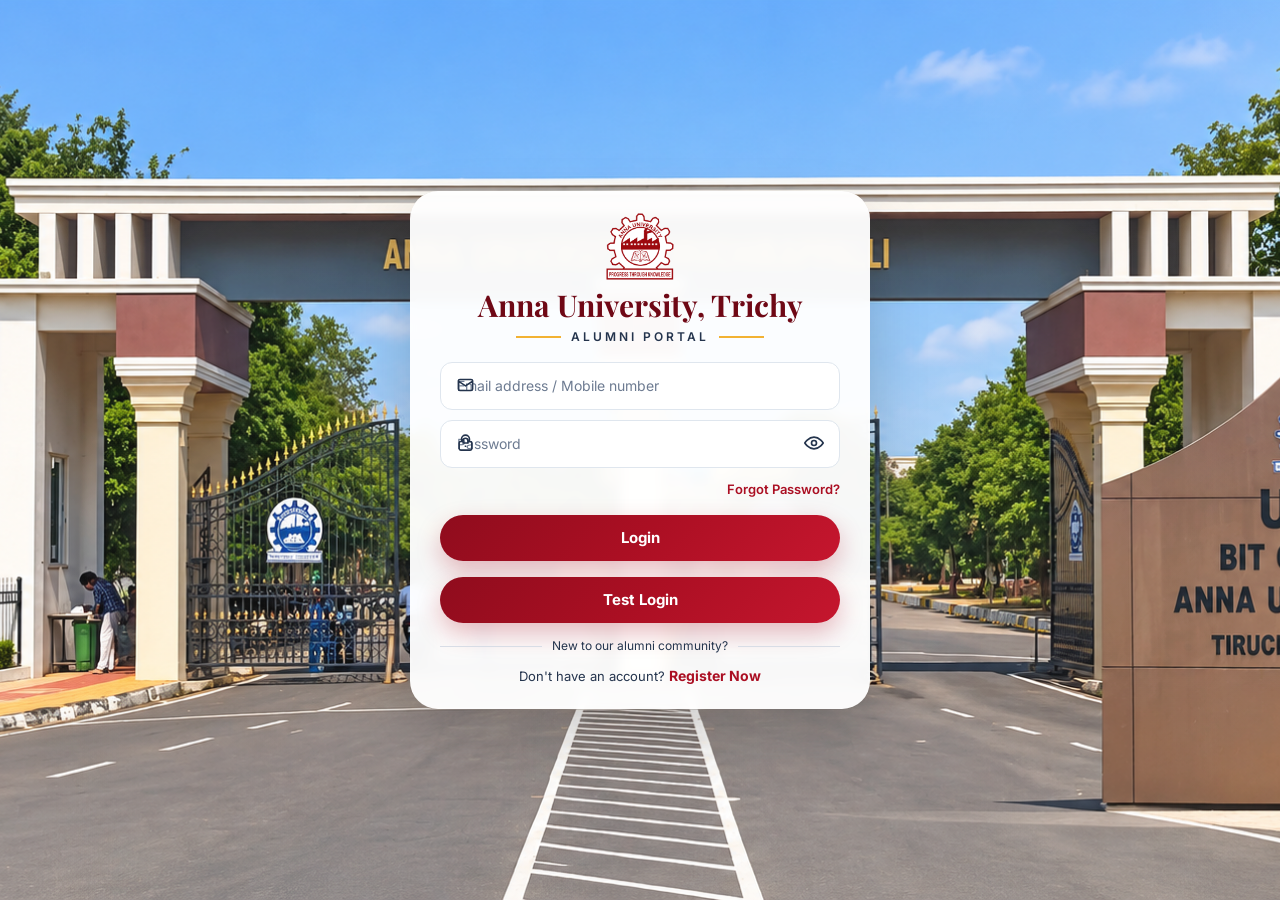
<file: index.html>
<!DOCTYPE html>
<html lang="en">
<head>

    <meta charset="UTF-8">
    <meta name="viewport" content="width=device-width, initial-scale=1.0">

    <title>Login | Anna University, Trichy Alumni Portal</title>

    <link rel="preconnect" href="https://fonts.googleapis.com">

    <link
        href="https://fonts.googleapis.com/css2?family=Playfair+Display:wght@600;700&family=Inter:wght@400;500;600;700&display=swap"
        rel="stylesheet"
    >

    <link rel="stylesheet" href="css/tokens.css">
    <link rel="stylesheet" href="css/auth.css">

</head>

<body>

<main class="auth-page">

    <section class="auth-card login-card">

        <!-- ======================================
             HEADER
        ======================================= -->

        <div class="auth-header">

            <img
                src="assets/logo.png"
                alt="Anna University Logo"
                class="auth-logo"
            >

            <h1 class="auth-title">
                Anna University, Trichy
            </h1>

            <div class="auth-subtitle">
                Alumni Portal
            </div>

        </div>


        <!-- ======================================
             ALERT
             Shown after redirect from registration,
             or on failed login attempt
        ======================================= -->

        <div
            id="loginAlert"
            class="auth-alert"
            role="alert"
            aria-live="polite"
        ></div>


        <!-- ======================================
             LOGIN FORM
        ======================================= -->

        <form
            id="loginForm"
            class="auth-form"
            novalidate
        >

            <!-- EMAIL / MOBILE -->

            <div class="field">

                <svg
                    class="field-icon"
                    xmlns="http://www.w3.org/2000/svg"
                    fill="none"
                    viewBox="0 0 24 24"
                    stroke="currentColor"
                    aria-hidden="true"
                >
                    <path
                        stroke-width="2"
                        d="M3 7l9 6 9-6M5 5h14a2 2 0 012 2v10a2 2 0 01-2 2H5a2 2 0 01-2-2V7a2 2 0 012-2z"
                    />
                </svg>

                <input
                    type="text"
                    id="loginId"
                    name="loginId"
                    placeholder="Email address / Mobile number"
                    autocomplete="username"
                    required
                >

            </div>


            <!-- PASSWORD -->

            <div class="field">

                <svg
                    class="field-icon"
                    xmlns="http://www.w3.org/2000/svg"
                    fill="none"
                    viewBox="0 0 24 24"
                    stroke="currentColor"
                    aria-hidden="true"
                >
                    <path
                        stroke-width="2"
                        d="M12 15v2m-6 4h12a2 2 0 002-2v-7a2 2 0 00-2-2h-1V7a5 5 0 00-10 0v3H6a2 2 0 00-2 2v7a2 2 0 002 2zm3-12a3 3 0 116 0v3H9V7z"
                    />
                </svg>

                <input
                    type="password"
                    id="loginPassword"
                    name="password"
                    placeholder="Password"
                    autocomplete="current-password"
                    required
                >

                <button
                    type="button"
                    class="password-toggle"
                    data-target="loginPassword"
                    aria-label="Show password"
                >

                    <svg
                        xmlns="http://www.w3.org/2000/svg"
                        fill="none"
                        viewBox="0 0 24 24"
                        stroke="currentColor"
                        aria-hidden="true"
                    >

                        <path
                            stroke-width="2"
                            d="M1 12s4-7 11-7 11 7 11 7-4 7-11 7S1 12 1 12z"
                        />

                        <circle
                            cx="12"
                            cy="12"
                            r="3"
                            stroke-width="2"
                        />

                    </svg>

                </button>

            </div>


            <!-- FORGOT PASSWORD -->

            <div class="auth-options">

                <a href="forgot-password.html">
                    Forgot Password?
                </a>

            </div>


            <!-- LOGIN BUTTON -->

            <button
                type="submit"
                class="btn-primary"
            >
                Login
            </button>

            <button
                type="submit"
                class="btn-primary"
            >
                <a href="dashboard.html" style="color: white; text-decoration: none;">Test Login</a>
            </button>

        </form>


        <!-- ======================================
             REGISTER
        ======================================= -->

        <div class="auth-divider">
            New to our alumni community?
        </div>


        <div class="register-link">

            Don't have an account?

            <a href="register.html">
                Register Now
            </a>

        </div>

    </section>

</main>


<script src="js/auth.js"></script>

</body>
</html>
</file>
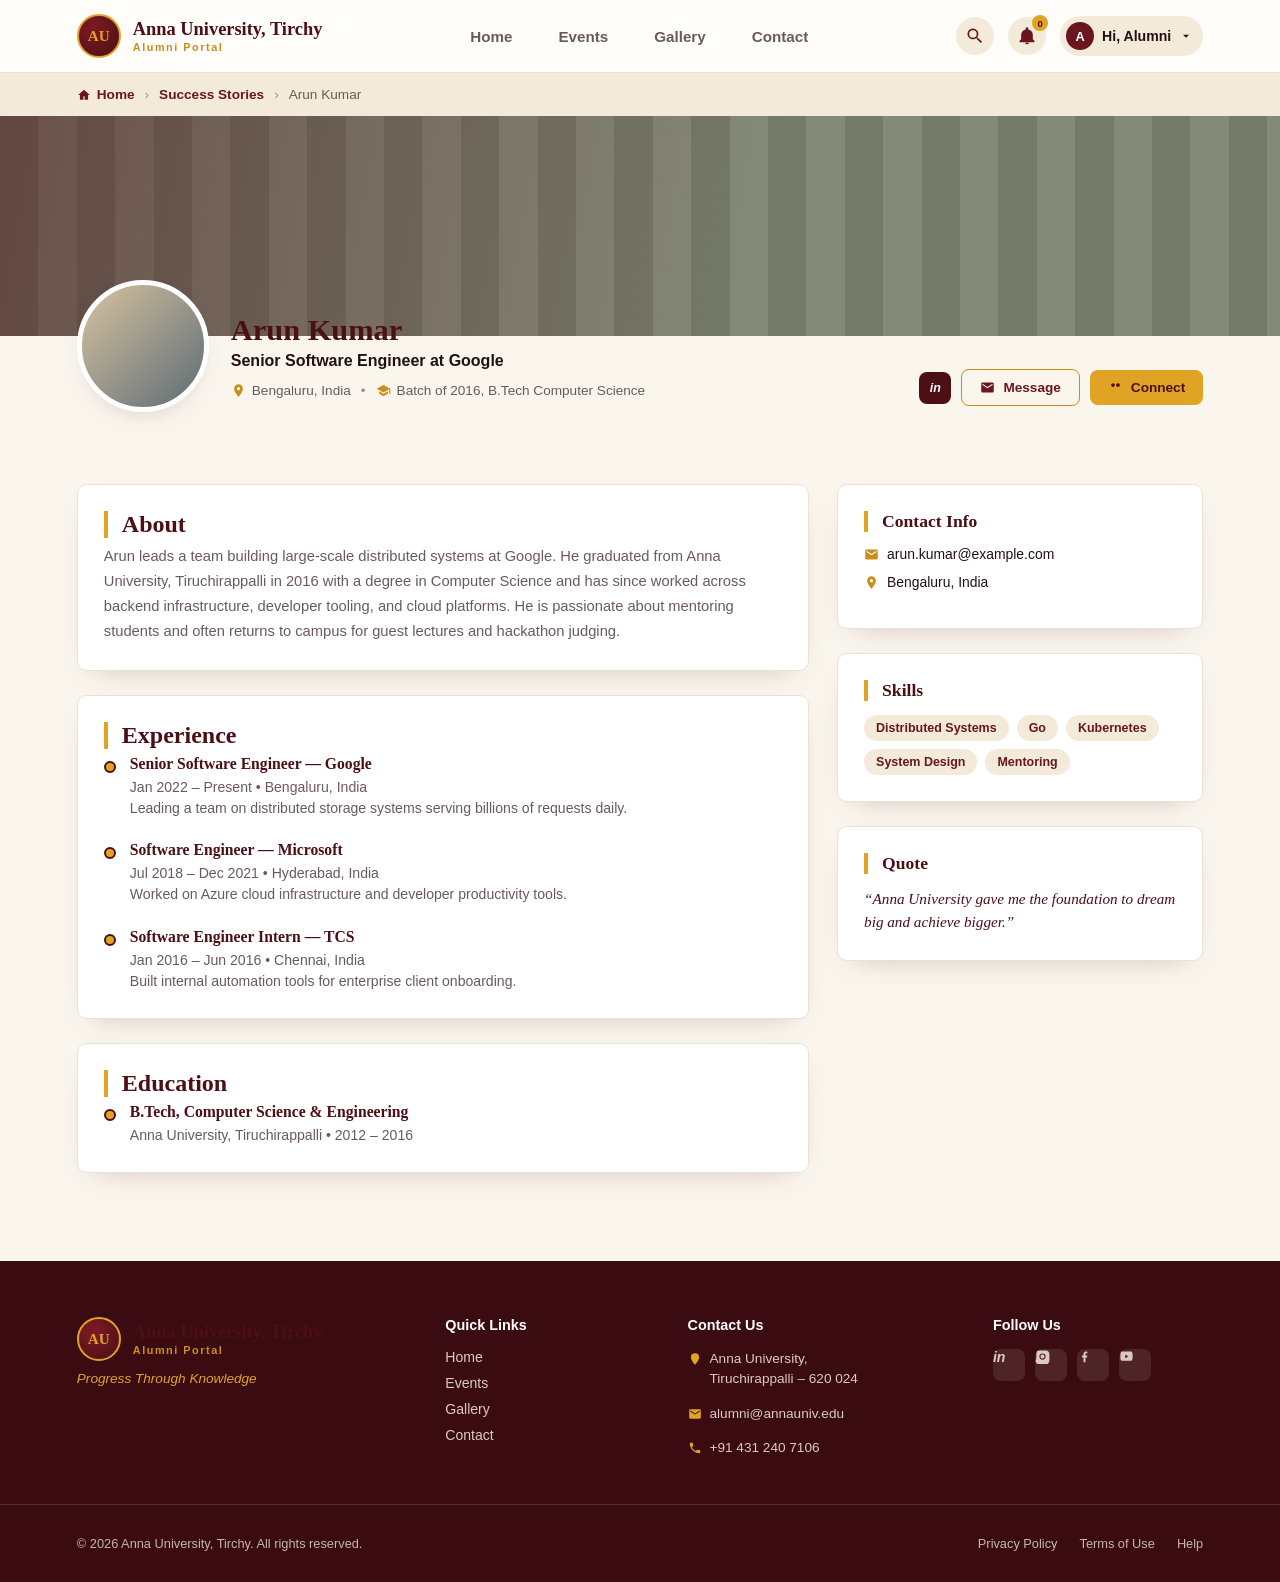
<file: alumni-profile.html>
<!DOCTYPE html>
<html lang="en">
<head>
<meta charset="UTF-8">
<meta name="viewport" content="width=device-width, initial-scale=1.0">
<title>Arun Kumar | Alumni Profile | Anna University, Tirchy Alumni Portal</title>
<link rel="stylesheet" href="styles.css">
</head>
<body>

<!-- ===================== HEADER ===================== -->
<header class="site-header">
  <div class="header-inner">
    <a class="brand" href="dashboard.html">
      <div class="brand-mark">AU</div>
      <div class="brand-text">
        <span class="brand-title">Anna University, Tirchy</span>
        <span class="brand-sub">Alumni Portal</span>
      </div>
    </a>

    <nav class="main-nav">
      <a href="dashboard.html">Home</a>
      <a href="events.html">Events</a>
      <a href="gallery.html">Gallery</a>
      <a href="contact.html">Contact</a>
    </nav>

    <div class="header-actions">
      <button class="icon-btn" aria-label="Search">
        <svg viewBox="0 0 24 24" width="20" height="20"><path fill="currentColor" d="M15.5 14h-.79l-.28-.27a6.5 6.5 0 1 0-.7.7l.27.28v.79l5 5L20.49 19l-5-5zm-6 0A4.5 4.5 0 1 1 14 9.5 4.5 4.5 0 0 1 9.5 14z"/></svg>
      </button>
      <button class="icon-btn" aria-label="Notifications">
        <svg viewBox="0 0 24 24" width="20" height="20"><path fill="currentColor" d="M12 22a2.5 2.5 0 0 0 2.45-2h-4.9A2.5 2.5 0 0 0 12 22zm7-6v-5a7 7 0 0 0-5.5-6.84V3a1.5 1.5 0 0 0-3 0v1.16A7 7 0 0 0 5 11v5l-1.8 1.8a1 1 0 0 0 .7 1.7h16.2a1 1 0 0 0 .7-1.7z"/></svg>
        <span class="notif-dot">0</span>
      </button>
      <div class="user-chip">
        <div class="avatar-circle">A</div>
        <span>Hi, Alumni</span>
        <svg viewBox="0 0 24 24" width="14" height="14"><path fill="currentColor" d="M7 10l5 5 5-5z"/></svg>
      </div>
    </div>
  </div>
</header>

<!-- ===================== BREADCRUMB ===================== -->
<div class="breadcrumb">
  <a href="dashboard.html">
    <svg viewBox="0 0 24 24" width="14" height="14"><path fill="currentColor" d="M12 3 2 12h3v8h6v-6h2v6h6v-8h3z"/></svg>
    Home
  </a>
  <span class="crumb-sep">&rsaquo;</span>
  <a href="dashboard.html#stories">Success Stories</a>
  <span class="crumb-sep">&rsaquo;</span>
  <span>Arun Kumar</span>
</div>

<!-- ===================== PROFILE COVER ===================== -->
<section class="profile-cover">
  <div class="profile-cover-photo"></div>
</section>

<div class="profile-header-wrap">
  <div class="profile-header">
    <div class="profile-avatar-lg avatar-1"></div>
    <div class="profile-heading">
      <h1>Arun Kumar</h1>
      <p class="profile-role">Senior Software Engineer at Google</p>
      <p class="profile-meta">
        <svg viewBox="0 0 24 24" width="15" height="15"><path fill="currentColor" d="M12 2a7 7 0 0 0-7 7c0 5.25 7 13 7 13s7-7.75 7-13a7 7 0 0 0-7-7zm0 9.5A2.5 2.5 0 1 1 14.5 9 2.5 2.5 0 0 1 12 11.5z"/></svg>
        Bengaluru, India
        <span class="meta-sep">&bull;</span>
        <svg viewBox="0 0 24 24" width="15" height="15"><path fill="currentColor" d="M12 3 1 9l11 6 9-4.91V17h2V9zM5 13.18v4L12 21l7-3.82v-4L12 17z"/></svg>
        Batch of 2016, B.Tech Computer Science
      </p>
    </div>
    <div class="profile-actions">
      <a href="#" class="social-btn">in</a>
      <a href="mailto:arun.kumar@example.com" class="btn btn-outline small">
        <svg viewBox="0 0 24 24" width="15" height="15"><path fill="currentColor" d="M20 4H4a2 2 0 0 0-2 2v12a2 2 0 0 0 2 2h16a2 2 0 0 0 2-2V6a2 2 0 0 0-2-2zm0 4-8 5-8-5V6l8 5 8-5z"/></svg>
        Message
      </a>
      <a href="#" class="btn btn-gold small">
        <svg viewBox="0 0 24 24" width="15" height="15"><path fill="currentColor" d="M16 11c1.66 0 2.99-1.34 2.99-3S17.66 5 16 5s-3 1.34-3 3 1.34 3 3 3zM8 11c1.66 0 2.99-1.34 2.99-3S9.66 5 8 5 5 6.34 5 8s1.34 3 3 3z"/></svg>
        Connect
      </a>
    </div>
  </div>
</div>

<!-- ===================== PROFILE CONTENT ===================== -->
<section class="section profile-section">
  <div class="profile-grid">

    <div class="profile-main">
      <div class="profile-panel">
        <h2 class="contact-heading">About</h2>
        <p class="profile-about">
          Arun leads a team building large-scale distributed systems at Google. He graduated from Anna University,
          Tiruchirappalli in 2016 with a degree in Computer Science and has since worked across backend infrastructure,
          developer tooling, and cloud platforms. He is passionate about mentoring students and often returns to campus
          for guest lectures and hackathon judging.
        </p>
      </div>

      <div class="profile-panel">
        <h2 class="contact-heading">Experience</h2>
        <div class="timeline">
          <div class="timeline-item">
            <div class="timeline-dot"></div>
            <div class="timeline-body">
              <h3>Senior Software Engineer &mdash; Google</h3>
              <p class="timeline-date">Jan 2022 &ndash; Present &bull; Bengaluru, India</p>
              <p>Leading a team on distributed storage systems serving billions of requests daily.</p>
            </div>
          </div>
          <div class="timeline-item">
            <div class="timeline-dot"></div>
            <div class="timeline-body">
              <h3>Software Engineer &mdash; Microsoft</h3>
              <p class="timeline-date">Jul 2018 &ndash; Dec 2021 &bull; Hyderabad, India</p>
              <p>Worked on Azure cloud infrastructure and developer productivity tools.</p>
            </div>
          </div>
          <div class="timeline-item">
            <div class="timeline-dot"></div>
            <div class="timeline-body">
              <h3>Software Engineer Intern &mdash; TCS</h3>
              <p class="timeline-date">Jan 2016 &ndash; Jun 2016 &bull; Chennai, India</p>
              <p>Built internal automation tools for enterprise client onboarding.</p>
            </div>
          </div>
        </div>
      </div>

      <div class="profile-panel">
        <h2 class="contact-heading">Education</h2>
        <div class="timeline">
          <div class="timeline-item">
            <div class="timeline-dot"></div>
            <div class="timeline-body">
              <h3>B.Tech, Computer Science &amp; Engineering</h3>
              <p class="timeline-date">Anna University, Tiruchirappalli &bull; 2012 &ndash; 2016</p>
            </div>
          </div>
        </div>
      </div>
    </div>

    <aside class="profile-sidebar">
      <div class="profile-panel">
        <h2 class="contact-heading small-heading">Contact Info</h2>
        <p class="sidebar-row"><svg viewBox="0 0 24 24" width="15" height="15"><path fill="currentColor" d="M20 4H4a2 2 0 0 0-2 2v12a2 2 0 0 0 2 2h16a2 2 0 0 0 2-2V6a2 2 0 0 0-2-2zm0 4-8 5-8-5V6l8 5 8-5z"/></svg> arun.kumar@example.com</p>
        <p class="sidebar-row"><svg viewBox="0 0 24 24" width="15" height="15"><path fill="currentColor" d="M12 2a7 7 0 0 0-7 7c0 5.25 7 13 7 13s7-7.75 7-13a7 7 0 0 0-7-7zm0 9.5A2.5 2.5 0 1 1 14.5 9 2.5 2.5 0 0 1 12 11.5z"/></svg> Bengaluru, India</p>
      </div>

      <div class="profile-panel">
        <h2 class="contact-heading small-heading">Skills</h2>
        <div class="tag-row">
          <span class="tag">Distributed Systems</span>
          <span class="tag">Go</span>
          <span class="tag">Kubernetes</span>
          <span class="tag">System Design</span>
          <span class="tag">Mentoring</span>
        </div>
      </div>

      <div class="profile-panel">
        <h2 class="contact-heading small-heading">Quote</h2>
        <p class="profile-quote">&ldquo;Anna University gave me the foundation to dream big and achieve bigger.&rdquo;</p>
      </div>
    </aside>

  </div>
</section>

<!-- ===================== FOOTER ===================== -->
<footer class="site-footer" id="contact">
  <div class="footer-inner">
    <div class="footer-brand">
      <a class="brand" href="dashboard.html">
        <div class="brand-mark light">AU</div>
        <div class="brand-text">
          <span class="brand-title">Anna University, Tirchy</span>
          <span class="brand-sub">Alumni Portal</span>
        </div>
      </a>
      <p class="footer-tagline">Progress Through Knowledge</p>
    </div>

    <div class="footer-col">
      <h4>Quick Links</h4>
      <a href="dashboard.html">Home</a>
      <a href="events.html">Events</a>
      <a href="gallery.html">Gallery</a>
      <a href="contact.html">Contact</a>
    </div>

    <div class="footer-col">
      <h4>Contact Us</h4>
      <p><svg viewBox="0 0 24 24" width="14" height="14"><path fill="currentColor" d="M12 2a7 7 0 0 0-7 7c0 5.25 7 13 7 13s7-7.75 7-13a7 7 0 0 0-7-7z"/></svg> Anna University,<br>Tiruchirappalli – 620 024</p>
      <p><svg viewBox="0 0 24 24" width="14" height="14"><path fill="currentColor" d="M20 4H4a2 2 0 0 0-2 2v12a2 2 0 0 0 2 2h16a2 2 0 0 0 2-2V6a2 2 0 0 0-2-2zm0 4-8 5-8-5V6l8 5 8-5z"/></svg> alumni@annauniv.edu</p>
      <p><svg viewBox="0 0 24 24" width="14" height="14"><path fill="currentColor" d="M6.6 10.8c1.4 2.8 3.8 5.1 6.6 6.6l2.2-2.2c.3-.3.7-.4 1-.2 1.1.4 2.3.6 3.6.6.6 0 1 .4 1 1V20c0 .6-.4 1-1 1C10.6 21 3 13.4 3 4c0-.6.4-1 1-1h3.5c.6 0 1 .4 1 1 0 1.2.2 2.4.6 3.6.1.4 0 .8-.3 1l-2.2 2.2z"/></svg> +91 431 240 7106</p>
    </div>

    <div class="footer-col">
      <h4>Follow Us</h4>
      <div class="social-row">
        <a href="#" class="social-btn footer-social" aria-label="LinkedIn">in</a>
        <a href="#" class="social-btn footer-social" aria-label="Instagram">
          <svg viewBox="0 0 24 24" width="15" height="15"><path fill="currentColor" d="M12 2.2c3.2 0 3.6 0 4.8.1 1.2.1 2 .2 2.6.5a5.3 5.3 0 0 1 1.9 1.2 5.3 5.3 0 0 1 1.2 1.9c.3.6.5 1.4.5 2.6.1 1.2.1 1.6.1 4.8s0 3.6-.1 4.8c-.1 1.2-.2 2-.5 2.6a5.3 5.3 0 0 1-1.2 1.9 5.3 5.3 0 0 1-1.9 1.2c-.6.3-1.4.5-2.6.5-1.2.1-1.6.1-4.8.1s-3.6 0-4.8-.1c-1.2-.1-2-.2-2.6-.5a5.3 5.3 0 0 1-1.9-1.2 5.3 5.3 0 0 1-1.2-1.9c-.3-.6-.5-1.4-.5-2.6C2.2 15.6 2.2 15.2 2.2 12s0-3.6.1-4.8c.1-1.2.2-2 .5-2.6a5.3 5.3 0 0 1 1.2-1.9A5.3 5.3 0 0 1 5.9 2.8c.6-.3 1.4-.5 2.6-.5C9.7 2.2 10.1 2.2 12 2.2zM12 7a5 5 0 1 0 0 10 5 5 0 0 0 0-10zm0 8.2a3.2 3.2 0 1 1 0-6.4 3.2 3.2 0 0 1 0 6.4zm5.2-8.4a1.2 1.2 0 1 1-2.4 0 1.2 1.2 0 0 1 2.4 0z"/></svg>
        </a>
        <a href="#" class="social-btn footer-social" aria-label="Facebook">
          <svg viewBox="0 0 24 24" width="15" height="15"><path fill="currentColor" d="M13.5 21v-7.5H16l.4-3H13.5V8.4c0-.9.2-1.5 1.5-1.5h1.6V4.2C16.3 4.1 15.4 4 14.3 4c-2.3 0-3.9 1.4-3.9 4v2.5H8v3h2.4V21z"/></svg>
        </a>
        <a href="#" class="social-btn footer-social" aria-label="YouTube">
          <svg viewBox="0 0 24 24" width="15" height="15"><path fill="currentColor" d="M21.6 7.2s-.2-1.5-.8-2.2c-.8-.8-1.7-.8-2.1-.9C15.9 4 12 4 12 4s-3.9 0-6.7.1c-.4.1-1.3.1-2.1.9-.6.7-.8 2.2-.8 2.2S2.2 9 2.2 10.7v1.6c0 1.7.2 3.5.2 3.5s.2 1.5.8 2.2c.8.8 1.9.8 2.3.9C7 19 12 19 12 19s3.9 0 6.7-.2c.4-.1 1.3-.1 2.1-.9.6-.7.8-2.2.8-2.2s.2-1.7.2-3.5v-1.6c0-1.7-.2-3.5-.2-3.5zM9.9 14.6V8.9l5.4 2.9z"/></svg>
        </a>
      </div>
    </div>
  </div>

  <div class="footer-bottom">
    <p>&copy; 2026 Anna University, Tirchy. All rights reserved.</p>
    <div class="footer-legal">
      <a href="#">Privacy Policy</a>
      <a href="#">Terms of Use</a>
      <a href="#">Help</a>
    </div>
  </div>
</footer>

</body>
</html>
</file>
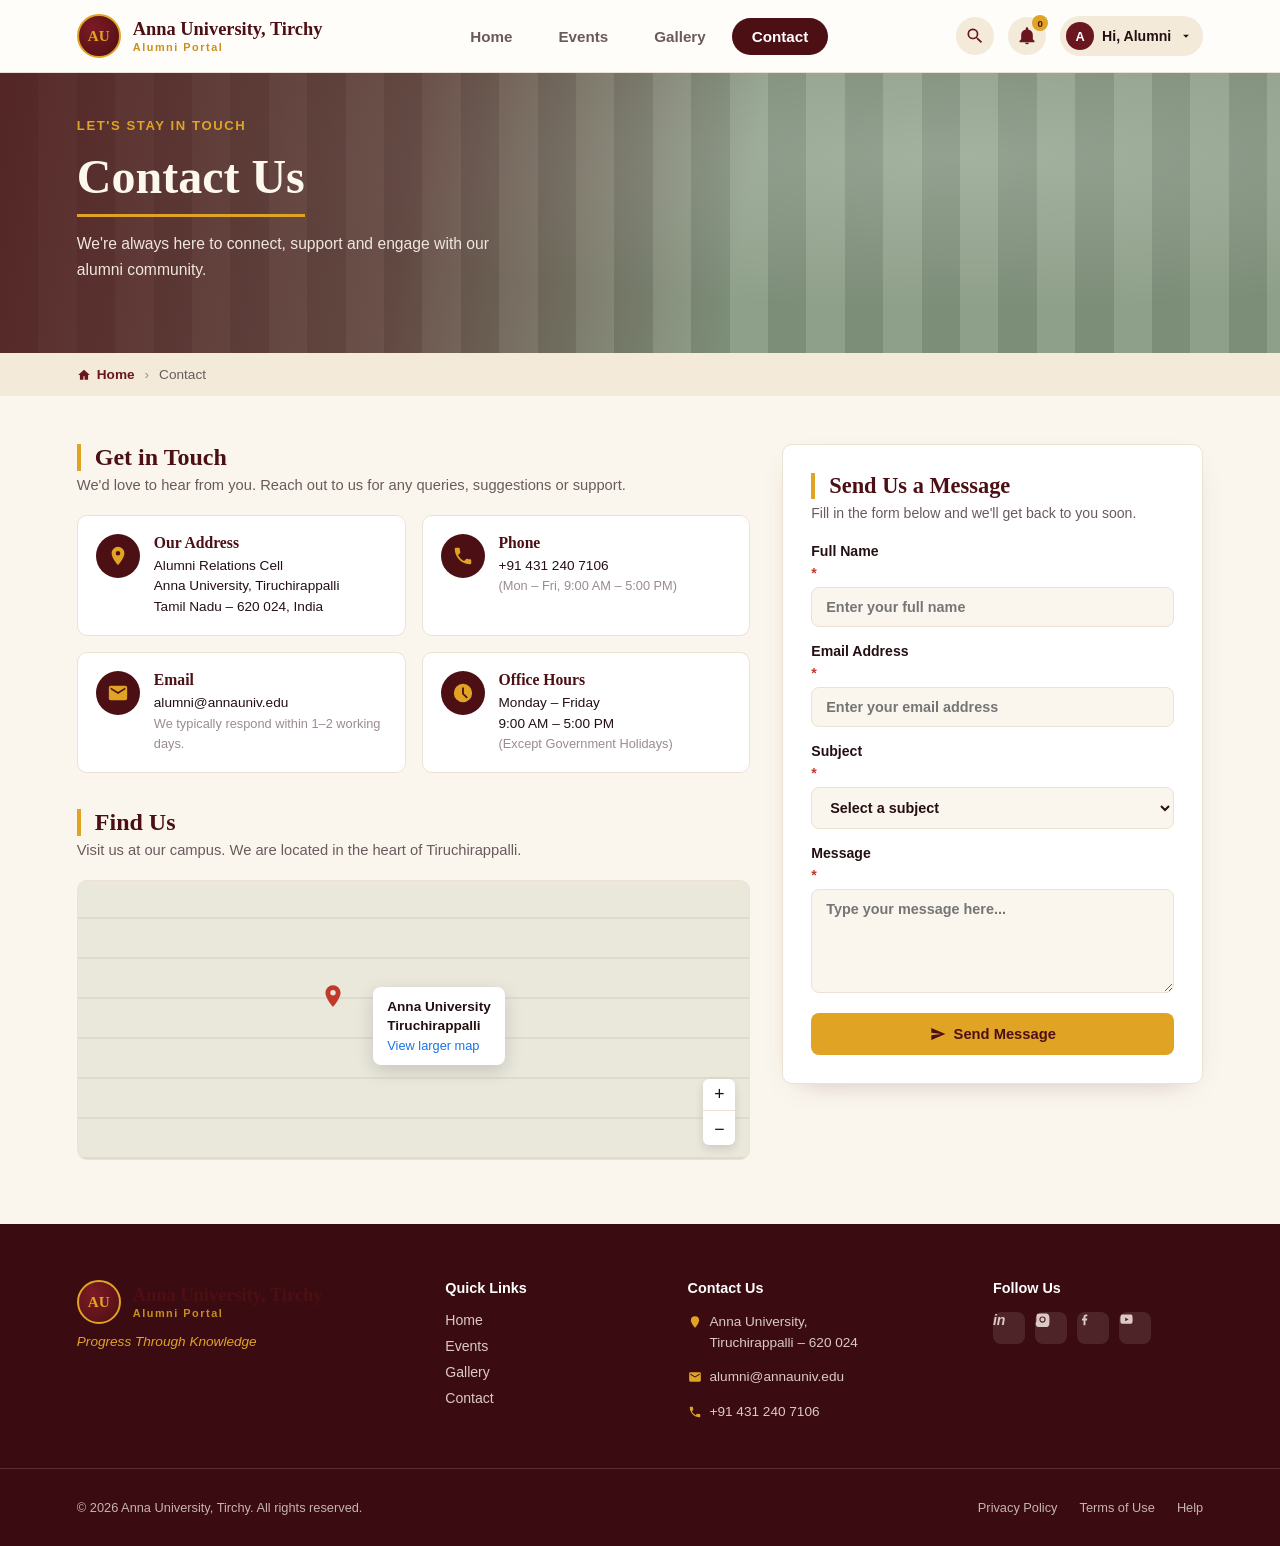
<file: contact.html>
<!DOCTYPE html>
<html lang="en">
<head>
<meta charset="UTF-8">
<meta name="viewport" content="width=device-width, initial-scale=1.0">
<title>Contact Us | Anna University, Tirchy Alumni Portal</title>
<link rel="stylesheet" href="styles.css">
</head>
<body>

<!-- ===================== HEADER ===================== -->
<header class="site-header">
  <div class="header-inner">
    <a class="brand" href="dashboard.html">
      <div class="brand-mark">AU</div>
      <div class="brand-text">
        <span class="brand-title">Anna University, Tirchy</span>
        <span class="brand-sub">Alumni Portal</span>
      </div>
    </a>

    <nav class="main-nav">
      <a href="dashboard.html">Home</a>
      <a href="events.html">Events</a>
      <a href="gallery.html">Gallery</a>
      <a href="contact.html" class="active">Contact</a>
    </nav>

    <div class="header-actions">
      <button class="icon-btn" aria-label="Search">
        <svg viewBox="0 0 24 24" width="20" height="20"><path fill="currentColor" d="M15.5 14h-.79l-.28-.27a6.5 6.5 0 1 0-.7.7l.27.28v.79l5 5L20.49 19l-5-5zm-6 0A4.5 4.5 0 1 1 14 9.5 4.5 4.5 0 0 1 9.5 14z"/></svg>
      </button>
      <button class="icon-btn" aria-label="Notifications">
        <svg viewBox="0 0 24 24" width="20" height="20"><path fill="currentColor" d="M12 22a2.5 2.5 0 0 0 2.45-2h-4.9A2.5 2.5 0 0 0 12 22zm7-6v-5a7 7 0 0 0-5.5-6.84V3a1.5 1.5 0 0 0-3 0v1.16A7 7 0 0 0 5 11v5l-1.8 1.8a1 1 0 0 0 .7 1.7h16.2a1 1 0 0 0 .7-1.7z"/></svg>
        <span class="notif-dot">0</span>
      </button>
      <div class="user-chip">
        <div class="avatar-circle">A</div>
        <span>Hi, Alumni</span>
        <svg viewBox="0 0 24 24" width="14" height="14"><path fill="currentColor" d="M7 10l5 5 5-5z"/></svg>
      </div>
    </div>
  </div>
</header>

<!-- ===================== PAGE HERO ===================== -->
<section class="page-hero">
  <div class="page-hero-photo" role="img" aria-label="Anna University Tiruchirappalli campus building"></div>
  <div class="page-hero-content">
    <p class="hero-eyebrow">Let's stay in touch</p>
    <h1>Contact Us</h1>
    <p class="hero-desc">We're always here to connect, support and engage with our alumni community.</p>
  </div>
</section>

<!-- ===================== BREADCRUMB ===================== -->
<div class="breadcrumb">
  <a href="dashboard.html">
    <svg viewBox="0 0 24 24" width="14" height="14"><path fill="currentColor" d="M12 3 2 12h3v8h6v-6h2v6h6v-8h3z"/></svg>
    Home
  </a>
  <span class="crumb-sep">&rsaquo;</span>
  <span>Contact</span>
</div>

<!-- ===================== CONTACT CONTENT ===================== -->
<section class="section contact-section">
  <div class="contact-grid">

    <div class="contact-left">
      <h2 class="contact-heading">Get in Touch</h2>
      <p class="contact-sub">We'd love to hear from you. Reach out to us for any queries, suggestions or support.</p>

      <div class="contact-info-grid">
        <div class="contact-info-card">
          <div class="contact-icon">
            <svg viewBox="0 0 24 24" width="22" height="22"><path fill="currentColor" d="M12 2a7 7 0 0 0-7 7c0 5.25 7 13 7 13s7-7.75 7-13a7 7 0 0 0-7-7zm0 9.5A2.5 2.5 0 1 1 14.5 9 2.5 2.5 0 0 1 12 11.5z"/></svg>
          </div>
          <div>
            <h3>Our Address</h3>
            <p>Alumni Relations Cell<br>Anna University, Tiruchirappalli<br>Tamil Nadu – 620 024, India</p>
          </div>
        </div>

        <div class="contact-info-card">
          <div class="contact-icon">
            <svg viewBox="0 0 24 24" width="22" height="22"><path fill="currentColor" d="M6.6 10.8c1.4 2.8 3.8 5.1 6.6 6.6l2.2-2.2c.3-.3.7-.4 1-.2 1.1.4 2.3.6 3.6.6.6 0 1 .4 1 1V20c0 .6-.4 1-1 1C10.6 21 3 13.4 3 4c0-.6.4-1 1-1h3.5c.6 0 1 .4 1 1 0 1.2.2 2.4.6 3.6.1.4 0 .8-.3 1l-2.2 2.2z"/></svg>
          </div>
          <div>
            <h3>Phone</h3>
            <p>+91 431 240 7106<br><span class="muted">(Mon – Fri, 9:00 AM – 5:00 PM)</span></p>
          </div>
        </div>

        <div class="contact-info-card">
          <div class="contact-icon">
            <svg viewBox="0 0 24 24" width="22" height="22"><path fill="currentColor" d="M20 4H4a2 2 0 0 0-2 2v12a2 2 0 0 0 2 2h16a2 2 0 0 0 2-2V6a2 2 0 0 0-2-2zm0 4-8 5-8-5V6l8 5 8-5z"/></svg>
          </div>
          <div>
            <h3>Email</h3>
            <p>alumni@annauniv.edu<br><span class="muted">We typically respond within 1–2 working days.</span></p>
          </div>
        </div>

        <div class="contact-info-card">
          <div class="contact-icon">
            <svg viewBox="0 0 24 24" width="22" height="22"><path fill="currentColor" d="M12 2a10 10 0 1 0 10 10A10 10 0 0 0 12 2zm1 10.41 4.29 4.3-1.42 1.41L11 13V6h2z"/></svg>
          </div>
          <div>
            <h3>Office Hours</h3>
            <p>Monday – Friday<br>9:00 AM – 5:00 PM<br><span class="muted">(Except Government Holidays)</span></p>
          </div>
        </div>
      </div>

      <h2 class="contact-heading find-us-heading">Find Us</h2>
      <p class="contact-sub">Visit us at our campus. We are located in the heart of Tiruchirappalli.</p>

      <div class="map-placeholder">
        <div class="map-pin">
          <svg viewBox="0 0 24 24" width="26" height="26"><path fill="currentColor" d="M12 2a7 7 0 0 0-7 7c0 5.25 7 13 7 13s7-7.75 7-13a7 7 0 0 0-7-7zm0 9.5A2.5 2.5 0 1 1 14.5 9 2.5 2.5 0 0 1 12 11.5z"/></svg>
        </div>
        <div class="map-card">
          <strong>Anna University<br>Tiruchirappalli</strong>
          <a href="#">View larger map</a>
        </div>
        <div class="map-zoom">
          <button aria-label="Zoom in">+</button>
          <button aria-label="Zoom out">&minus;</button>
        </div>
      </div>
    </div>

    <aside class="contact-form-card">
      <h2 class="contact-heading">Send Us a Message</h2>
      <p class="contact-sub">Fill in the form below and we'll get back to you soon.</p>

      <form class="contact-form" onsubmit="return false;">
        <label>Full Name <span class="req">*</span>
          <input type="text" placeholder="Enter your full name" required>
        </label>
        <label>Email Address <span class="req">*</span>
          <input type="email" placeholder="Enter your email address" required>
        </label>
        <label>Subject <span class="req">*</span>
          <select required>
            <option value="" selected disabled>Select a subject</option>
            <option>General Enquiry</option>
            <option>Event Related</option>
            <option>Update My Details</option>
            <option>Feedback</option>
            <option>Other</option>
          </select>
        </label>
        <label>Message <span class="req">*</span>
          <textarea rows="5" placeholder="Type your message here..." required></textarea>
        </label>
        <button type="submit" class="btn btn-gold">
          <svg viewBox="0 0 24 24" width="16" height="16"><path fill="currentColor" d="M2 21 23 12 2 3v7l15 2-15 2z"/></svg>
          Send Message
        </button>
      </form>
    </aside>

  </div>
</section>

<!-- ===================== FOOTER ===================== -->
<footer class="site-footer" id="contact">
  <div class="footer-inner">
    <div class="footer-brand">
      <a class="brand" href="dashboard.html">
        <div class="brand-mark light">AU</div>
        <div class="brand-text">
          <span class="brand-title">Anna University, Tirchy</span>
          <span class="brand-sub">Alumni Portal</span>
        </div>
      </a>
      <p class="footer-tagline">Progress Through Knowledge</p>
    </div>

    <div class="footer-col">
      <h4>Quick Links</h4>
      <a href="dashboard.html">Home</a>
      <a href="events.html">Events</a>
      <a href="gallery.html">Gallery</a>
      <a href="contact.html">Contact</a>
    </div>

    <div class="footer-col">
      <h4>Contact Us</h4>
      <p><svg viewBox="0 0 24 24" width="14" height="14"><path fill="currentColor" d="M12 2a7 7 0 0 0-7 7c0 5.25 7 13 7 13s7-7.75 7-13a7 7 0 0 0-7-7z"/></svg> Anna University,<br>Tiruchirappalli – 620 024</p>
      <p><svg viewBox="0 0 24 24" width="14" height="14"><path fill="currentColor" d="M20 4H4a2 2 0 0 0-2 2v12a2 2 0 0 0 2 2h16a2 2 0 0 0 2-2V6a2 2 0 0 0-2-2zm0 4-8 5-8-5V6l8 5 8-5z"/></svg> alumni@annauniv.edu</p>
      <p><svg viewBox="0 0 24 24" width="14" height="14"><path fill="currentColor" d="M6.6 10.8c1.4 2.8 3.8 5.1 6.6 6.6l2.2-2.2c.3-.3.7-.4 1-.2 1.1.4 2.3.6 3.6.6.6 0 1 .4 1 1V20c0 .6-.4 1-1 1C10.6 21 3 13.4 3 4c0-.6.4-1 1-1h3.5c.6 0 1 .4 1 1 0 1.2.2 2.4.6 3.6.1.4 0 .8-.3 1l-2.2 2.2z"/></svg> +91 431 240 7106</p>
    </div>

    <div class="footer-col">
      <h4>Follow Us</h4>
      <div class="social-row">
        <a href="#" class="social-btn footer-social" aria-label="LinkedIn">in</a>
        <a href="#" class="social-btn footer-social" aria-label="Instagram">
          <svg viewBox="0 0 24 24" width="15" height="15"><path fill="currentColor" d="M12 2.2c3.2 0 3.6 0 4.8.1 1.2.1 2 .2 2.6.5a5.3 5.3 0 0 1 1.9 1.2 5.3 5.3 0 0 1 1.2 1.9c.3.6.5 1.4.5 2.6.1 1.2.1 1.6.1 4.8s0 3.6-.1 4.8c-.1 1.2-.2 2-.5 2.6a5.3 5.3 0 0 1-1.2 1.9 5.3 5.3 0 0 1-1.9 1.2c-.6.3-1.4.5-2.6.5-1.2.1-1.6.1-4.8.1s-3.6 0-4.8-.1c-1.2-.1-2-.2-2.6-.5a5.3 5.3 0 0 1-1.9-1.2 5.3 5.3 0 0 1-1.2-1.9c-.3-.6-.5-1.4-.5-2.6C2.2 15.6 2.2 15.2 2.2 12s0-3.6.1-4.8c.1-1.2.2-2 .5-2.6a5.3 5.3 0 0 1 1.2-1.9A5.3 5.3 0 0 1 5.9 2.8c.6-.3 1.4-.5 2.6-.5C9.7 2.2 10.1 2.2 12 2.2zM12 7a5 5 0 1 0 0 10 5 5 0 0 0 0-10zm0 8.2a3.2 3.2 0 1 1 0-6.4 3.2 3.2 0 0 1 0 6.4zm5.2-8.4a1.2 1.2 0 1 1-2.4 0 1.2 1.2 0 0 1 2.4 0z"/></svg>
        </a>
        <a href="#" class="social-btn footer-social" aria-label="Facebook">
          <svg viewBox="0 0 24 24" width="15" height="15"><path fill="currentColor" d="M13.5 21v-7.5H16l.4-3H13.5V8.4c0-.9.2-1.5 1.5-1.5h1.6V4.2C16.3 4.1 15.4 4 14.3 4c-2.3 0-3.9 1.4-3.9 4v2.5H8v3h2.4V21z"/></svg>
        </a>
        <a href="#" class="social-btn footer-social" aria-label="YouTube">
          <svg viewBox="0 0 24 24" width="15" height="15"><path fill="currentColor" d="M21.6 7.2s-.2-1.5-.8-2.2c-.8-.8-1.7-.8-2.1-.9C15.9 4 12 4 12 4s-3.9 0-6.7.1c-.4.1-1.3.1-2.1.9-.6.7-.8 2.2-.8 2.2S2.2 9 2.2 10.7v1.6c0 1.7.2 3.5.2 3.5s.2 1.5.8 2.2c.8.8 1.9.8 2.3.9C7 19 12 19 12 19s3.9 0 6.7-.2c.4-.1 1.3-.1 2.1-.9.6-.7.8-2.2.8-2.2s.2-1.7.2-3.5v-1.6c0-1.7-.2-3.5-.2-3.5zM9.9 14.6V8.9l5.4 2.9z"/></svg>
        </a>
      </div>
    </div>
  </div>

  <div class="footer-bottom">
    <p>&copy; 2026 Anna University, Tirchy. All rights reserved.</p>
    <div class="footer-legal">
      <a href="#">Privacy Policy</a>
      <a href="#">Terms of Use</a>
      <a href="#">Help</a>
    </div>
  </div>
</footer>

</body>
</html>
</file>
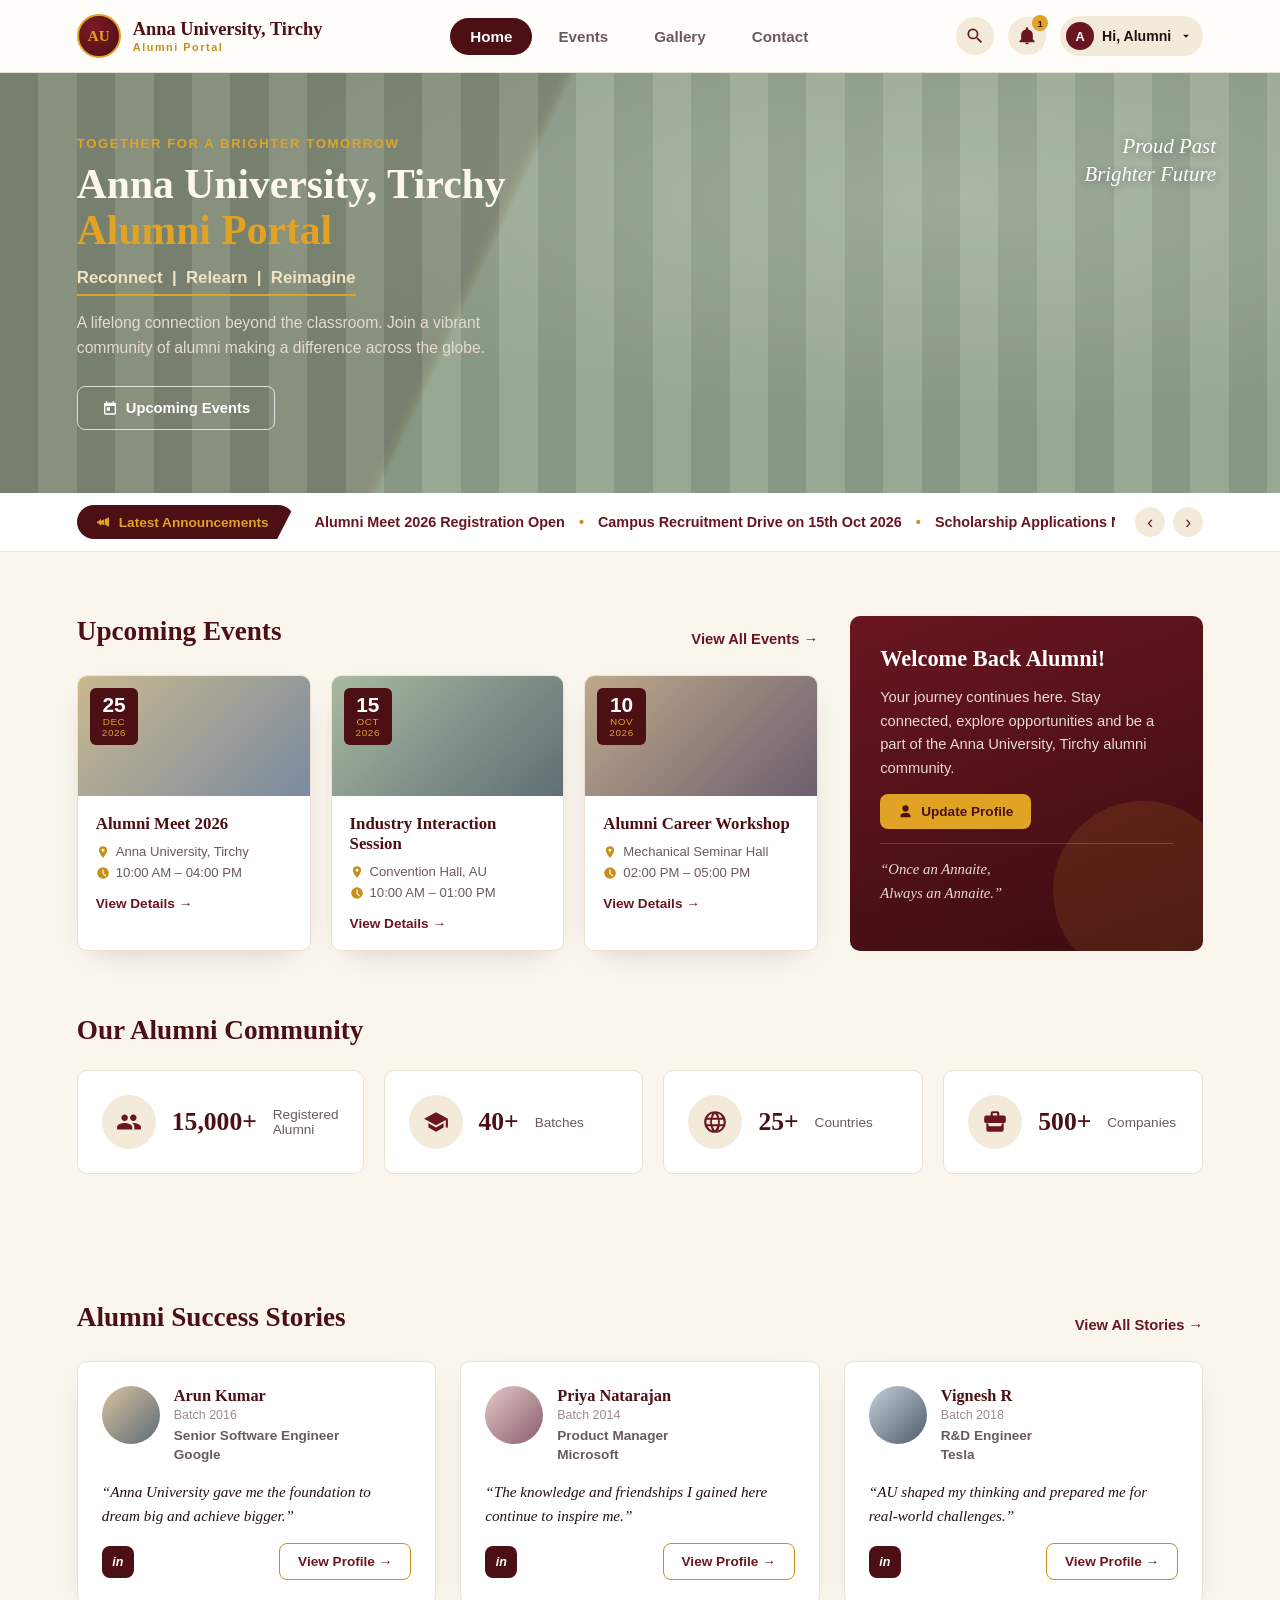
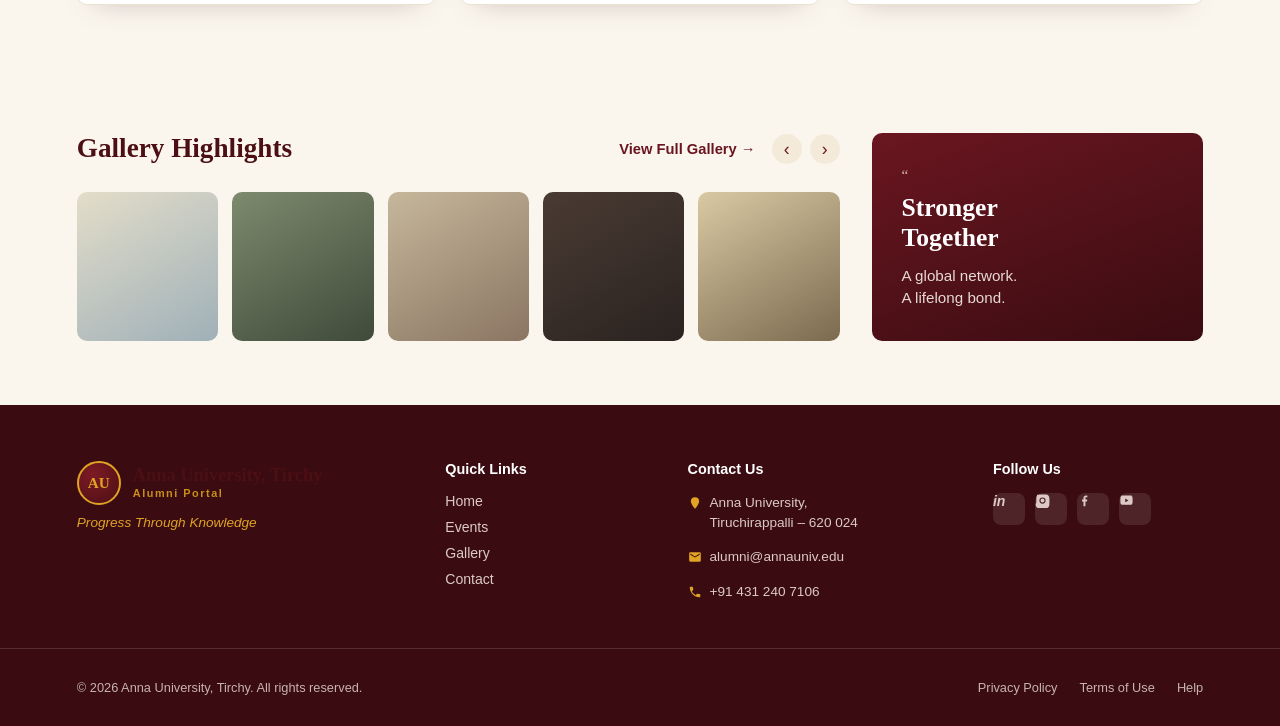
<file: dashboard.html>
<!DOCTYPE html>
<html lang="en">
<head>
<meta charset="UTF-8">
<meta name="viewport" content="width=device-width, initial-scale=1.0">
<title>Anna University, Tirchy | Alumni Portal</title>
<link rel="stylesheet" href="styles.css">
</head>
<body>

<!-- ===================== HEADER ===================== -->
<header class="site-header">
  <div class="header-inner">
    <a class="brand" href="#">
      <div class="brand-mark">AU</div>
      <div class="brand-text">
        <span class="brand-title">Anna University, Tirchy</span>
        <span class="brand-sub">Alumni Portal</span>
      </div>
    </a>

    <nav class="main-nav">
      <a href="#" class="active">Home</a>
      <a href="events.html">Events</a>
      <a href="gallery.html">Gallery</a>
      <a href="contact.html">Contact</a>
    </nav>

    <div class="header-actions">
      <button class="icon-btn" aria-label="Search">
        <svg viewBox="0 0 24 24" width="20" height="20"><path fill="currentColor" d="M15.5 14h-.79l-.28-.27a6.5 6.5 0 1 0-.7.7l.27.28v.79l5 5L20.49 19l-5-5zm-6 0A4.5 4.5 0 1 1 14 9.5 4.5 4.5 0 0 1 9.5 14z"/></svg>
      </button>
      <button class="icon-btn" aria-label="Notifications">
        <svg viewBox="0 0 24 24" width="20" height="20"><path fill="currentColor" d="M12 22a2.5 2.5 0 0 0 2.45-2h-4.9A2.5 2.5 0 0 0 12 22zm7-6v-5a7 7 0 0 0-5.5-6.84V3a1.5 1.5 0 0 0-3 0v1.16A7 7 0 0 0 5 11v5l-1.8 1.8a1 1 0 0 0 .7 1.7h16.2a1 1 0 0 0 .7-1.7z"/></svg>
        <span class="notif-dot">1</span>
      </button>
      <div class="user-chip">
        <div class="avatar-circle">A</div>
        <span>Hi, Alumni</span>
        <svg viewBox="0 0 24 24" width="14" height="14"><path fill="currentColor" d="M7 10l5 5 5-5z"/></svg>
      </div>
    </div>
  </div>
</header>

<!-- ===================== HERO ===================== -->
<section class="hero">
  <div class="hero-photo" role="img" aria-label="Anna University Tiruchirappalli campus building"></div>
  <div class="hero-content">
    <p class="hero-eyebrow">Together for a brighter tomorrow</p>
    <h1>Anna University, Tirchy<br><span>Alumni Portal</span></h1>
    <p class="hero-tagline">Reconnect &nbsp;|&nbsp; Relearn &nbsp;|&nbsp; Reimagine</p>
    <p class="hero-desc">A lifelong connection beyond the classroom. Join a vibrant community of alumni making a difference across the globe.</p>
    <div class="hero-buttons">
      <a href="events.html" class="btn btn-outline-light">
        <svg viewBox="0 0 24 24" width="16" height="16"><path fill="currentColor" d="M7 11h5v5H7zM19 4h-1V2h-2v2H8V2H6v2H5c-1.1 0-2 .9-2 2v14a2 2 0 0 0 2 2h14a2 2 0 0 0 2-2V6a2 2 0 0 0-2-2zm0 16H5V9h14z"/></svg>
        Upcoming Events
      </a>
    </div>
  </div>
  <p class="hero-motto">Proud Past<br>Brighter Future</p>
</section>

<!-- ===================== ANNOUNCEMENTS TICKER ===================== -->
<section class="announcements">
  <div class="announce-label">
    <svg viewBox="0 0 24 24" width="16" height="16"><path fill="currentColor" d="M3 11v2a1 1 0 0 0 1 1h1l4 4v-3.17l5 2.17V8L9 10.17V7l-4 4H4a1 1 0 0 0-1 1zm18-6-6 3v8l6 3z"/></svg>
    Latest Announcements
  </div>
  <div class="announce-track">
    <span>Alumni Meet 2026 Registration Open</span>
    <span class="dot">•</span>
    <span>Campus Recruitment Drive on 15th Oct 2026</span>
    <span class="dot">•</span>
    <span>Scholarship Applications Now Available</span>
  </div>
  <div class="announce-nav">
    <button aria-label="Previous">&lsaquo;</button>
    <button aria-label="Next">&rsaquo;</button>
  </div>
</section>

<!-- ===================== EVENTS + WELCOME ===================== -->
<section class="section events-section" id="events">
  <div class="section-grid">
    <div class="events-col">
      <div class="section-heading">
        <h2>Upcoming Events</h2>
        <a href="events.html" class="link-arrow">View All Events &rarr;</a>
      </div>

      <div class="event-cards">
        <article class="event-card">
          <div class="event-photo photo-1">
            <div class="event-date"><span class="day">25</span><span class="month">DEC<br>2026</span></div>
          </div>
          <div class="event-body">
            <h3>Alumni Meet 2026</h3>
            <p class="event-meta"><svg viewBox="0 0 24 24" width="14" height="14"><path fill="currentColor" d="M12 2a7 7 0 0 0-7 7c0 5.25 7 13 7 13s7-7.75 7-13a7 7 0 0 0-7-7zm0 9.5A2.5 2.5 0 1 1 14.5 9 2.5 2.5 0 0 1 12 11.5z"/></svg> Anna University, Tirchy</p>
            <p class="event-meta"><svg viewBox="0 0 24 24" width="14" height="14"><path fill="currentColor" d="M12 2a10 10 0 1 0 10 10A10 10 0 0 0 12 2zm1 10.41 4.29 4.3-1.42 1.41L11 13V6h2z"/></svg> 10:00 AM – 04:00 PM</p>
            <a href="event-details.html" class="link-arrow small">View Details &rarr;</a>
          </div>
        </article>

        <article class="event-card">
          <div class="event-photo photo-2">
            <div class="event-date"><span class="day">15</span><span class="month">OCT<br>2026</span></div>
          </div>
          <div class="event-body">
            <h3>Industry Interaction Session</h3>
            <p class="event-meta"><svg viewBox="0 0 24 24" width="14" height="14"><path fill="currentColor" d="M12 2a7 7 0 0 0-7 7c0 5.25 7 13 7 13s7-7.75 7-13a7 7 0 0 0-7-7zm0 9.5A2.5 2.5 0 1 1 14.5 9 2.5 2.5 0 0 1 12 11.5z"/></svg> Convention Hall, AU</p>
            <p class="event-meta"><svg viewBox="0 0 24 24" width="14" height="14"><path fill="currentColor" d="M12 2a10 10 0 1 0 10 10A10 10 0 0 0 12 2zm1 10.41 4.29 4.3-1.42 1.41L11 13V6h2z"/></svg> 10:00 AM – 01:00 PM</p>
            <a href="#" class="link-arrow small">View Details &rarr;</a>
          </div>
        </article>

        <article class="event-card">
          <div class="event-photo photo-3">
            <div class="event-date"><span class="day">10</span><span class="month">NOV<br>2026</span></div>
          </div>
          <div class="event-body">
            <h3>Alumni Career Workshop</h3>
            <p class="event-meta"><svg viewBox="0 0 24 24" width="14" height="14"><path fill="currentColor" d="M12 2a7 7 0 0 0-7 7c0 5.25 7 13 7 13s7-7.75 7-13a7 7 0 0 0-7-7zm0 9.5A2.5 2.5 0 1 1 14.5 9 2.5 2.5 0 0 1 12 11.5z"/></svg> Mechanical Seminar Hall</p>
            <p class="event-meta"><svg viewBox="0 0 24 24" width="14" height="14"><path fill="currentColor" d="M12 2a10 10 0 1 0 10 10A10 10 0 0 0 12 2zm1 10.41 4.29 4.3-1.42 1.41L11 13V6h2z"/></svg> 02:00 PM – 05:00 PM</p>
            <a href="#" class="link-arrow small">View Details &rarr;</a>
          </div>
        </article>
      </div>
    </div>

    <aside class="welcome-card">
      <h3>Welcome Back Alumni!</h3>
      <p>Your journey continues here. Stay connected, explore opportunities and be a part of the Anna University, Tirchy alumni community.</p>
      <a href="update-profile.html" class="btn btn-gold small">
        <svg viewBox="0 0 24 24" width="15" height="15"><path fill="currentColor" d="M12 12a5 5 0 1 0-5-5 5 5 0 0 0 5 5zm0 2c-4.42 0-8 2-8 4.5V21h16v-2.5c0-2.5-3.58-4.5-8-4.5z"/></svg>
        Update Profile
      </a>
      <p class="welcome-quote">&ldquo;Once an Annaite,<br>Always an Annaite.&rdquo;</p>
    </aside>
  </div>
</section>

<!-- ===================== STATS ===================== -->
<section class="section stats-section">
  <h2>Our Alumni Community</h2>
  <div class="stats-grid">
    <div class="stat-card">
      <div class="stat-icon">
        <svg viewBox="0 0 24 24" width="26" height="26"><path fill="currentColor" d="M16 11c1.66 0 2.99-1.34 2.99-3S17.66 5 16 5s-3 1.34-3 3 1.34 3 3 3zm-8 0c1.66 0 2.99-1.34 2.99-3S9.66 5 8 5 5 6.34 5 8s1.34 3 3 3zm0 2c-2.33 0-7 1.17-7 3.5V19h14v-2.5c0-2.33-4.67-3.5-7-3.5zm8 0c-.29 0-.62.02-.97.05 1.16.84 1.97 1.97 1.97 3.45V19h6v-2.5c0-2.33-4.67-3.5-7-3.5z"/></svg>
      </div>
      <div class="stat-num">15,000+</div>
      <div class="stat-label">Registered Alumni</div>
    </div>
    <div class="stat-card">
      <div class="stat-icon">
        <svg viewBox="0 0 24 24" width="26" height="26"><path fill="currentColor" d="M12 3 1 9l11 6 9-4.91V17h2V9zM5 13.18v4L12 21l7-3.82v-4L12 17z"/></svg>
      </div>
      <div class="stat-num">40+</div>
      <div class="stat-label">Batches</div>
    </div>
    <div class="stat-card">
      <div class="stat-icon">
        <svg viewBox="0 0 24 24" width="26" height="26"><path fill="currentColor" d="M12 2a10 10 0 1 0 10 10A10 10 0 0 0 12 2zm6.9 6h-3a15.7 15.7 0 0 0-1.4-4.1A8 8 0 0 1 18.9 8zM12 4.1c.8 1.1 1.7 2.6 2.1 3.9H9.9c.4-1.3 1.3-2.8 2.1-3.9zM4.3 14a7.9 7.9 0 0 1 0-4h3.4a16.6 16.6 0 0 0 0 4zm.8 2h3a15.7 15.7 0 0 0 1.4 4.1A8 8 0 0 1 5.1 16zm3-8h-3a8 8 0 0 1 4.4-4.1A15.7 15.7 0 0 0 8.1 8zM12 19.9c-.8-1.1-1.7-2.6-2.1-3.9h4.2c-.4 1.3-1.3 2.8-2.1 3.9zM14.7 14H9.3a14.3 14.3 0 0 1 0-4h5.4a14.3 14.3 0 0 1 0 4zm.2 6.1a15.7 15.7 0 0 0 1.4-4.1h3a8 8 0 0 1-4.4 4.1zM16.3 14a16.6 16.6 0 0 0 0-4h3.4a7.9 7.9 0 0 1 0 4z"/></svg>
      </div>
      <div class="stat-num">25+</div>
      <div class="stat-label">Countries</div>
    </div>
    <div class="stat-card">
      <div class="stat-icon">
        <svg viewBox="0 0 24 24" width="26" height="26"><path fill="currentColor" d="M20 6h-4V4a2 2 0 0 0-2-2h-4a2 2 0 0 0-2 2v2H4a2 2 0 0 0-2 2v3a2 2 0 0 0 2 2h16a2 2 0 0 0 2-2V8a2 2 0 0 0-2-2zM10 4h4v2h-4zm10 9v6a2 2 0 0 1-2 2H6a2 2 0 0 1-2-2v-6a3.99 3.99 0 0 0 2 .54V15a1 1 0 0 0 1 1h10a1 1 0 0 0 1-1v-1.46a3.99 3.99 0 0 0 2-.54z"/></svg>
      </div>
      <div class="stat-num">500+</div>
      <div class="stat-label">Companies</div>
    </div>
  </div>
</section>

<!-- ===================== SUCCESS STORIES ===================== -->
<section class="section stories-section">
  <div class="section-heading">
    <h2>Alumni Success Stories</h2>
    <a href="#" class="link-arrow">View All Stories &rarr;</a>
  </div>

  <div class="story-cards">
    <article class="story-card">
      <div class="story-top">
        <div class="story-avatar avatar-1"></div>
        <div>
          <h3>Arun Kumar</h3>
          <p class="story-batch">Batch 2016</p>
          <p class="story-role">Senior Software Engineer<br>Google</p>
        </div>
      </div>
      <p class="story-quote">&ldquo;Anna University gave me the foundation to dream big and achieve bigger.&rdquo;</p>
      <div class="story-footer">
        <a href="#" class="social-btn" aria-label="LinkedIn">in</a>
        <a href="alumni-profile.html" class="btn btn-outline small">View Profile &rarr;</a>
      </div>
    </article>

    <article class="story-card">
      <div class="story-top">
        <div class="story-avatar avatar-2"></div>
        <div>
          <h3>Priya Natarajan</h3>
          <p class="story-batch">Batch 2014</p>
          <p class="story-role">Product Manager<br>Microsoft</p>
        </div>
      </div>
      <p class="story-quote">&ldquo;The knowledge and friendships I gained here continue to inspire me.&rdquo;</p>
      <div class="story-footer">
        <a href="#" class="social-btn" aria-label="LinkedIn">in</a>
        <a href="alumni-profile.html" class="btn btn-outline small">View Profile &rarr;</a>
      </div>
    </article>

    <article class="story-card">
      <div class="story-top">
        <div class="story-avatar avatar-3"></div>
        <div>
          <h3>Vignesh R</h3>
          <p class="story-batch">Batch 2018</p>
          <p class="story-role">R&amp;D Engineer<br>Tesla</p>
        </div>
      </div>
      <p class="story-quote">&ldquo;AU shaped my thinking and prepared me for real-world challenges.&rdquo;</p>
      <div class="story-footer">
        <a href="#" class="social-btn" aria-label="LinkedIn">in</a>
        <a href="alumni-profile.html" class="btn btn-outline small">View Profile &rarr;</a>
      </div>
    </article>
  </div>
</section>

<!-- ===================== GALLERY ===================== -->
<section class="section gallery-section" id="gallery">
  <div class="section-grid gallery-grid">
    <div class="gallery-col">
      <div class="section-heading">
        <h2>Gallery Highlights</h2>
        <div class="gallery-heading-right">
          <a href="gallery.html" class="link-arrow">View Full Gallery &rarr;</a>
          <div class="announce-nav">
            <button aria-label="Previous">&lsaquo;</button>
            <button aria-label="Next">&rsaquo;</button>
          </div>
        </div>
      </div>
      <div class="gallery-strip">
        <div class="gallery-thumb g1"></div>
        <div class="gallery-thumb g2"></div>
        <div class="gallery-thumb g3"></div>
        <div class="gallery-thumb g4"></div>
        <div class="gallery-thumb g5"></div>
      </div>
    </div>

    <aside class="stronger-card">
      <p class="quote-mark">&ldquo;</p>
      <h3>Stronger<br>Together</h3>
      <p>A global network.<br>A lifelong bond.</p>
    </aside>
  </div>
</section>

<!-- ===================== FOOTER ===================== -->
<footer class="site-footer" id="contact">
  <div class="footer-inner">
    <div class="footer-brand">
      <a class="brand" href="#">
        <div class="brand-mark light">AU</div>
        <div class="brand-text">
          <span class="brand-title">Anna University, Tirchy</span>
          <span class="brand-sub">Alumni Portal</span>
        </div>
      </a>
      <p class="footer-tagline">Progress Through Knowledge</p>
    </div>

    <div class="footer-col">
      <h4>Quick Links</h4>
      <a href="index.html">Home</a>
      <a href="events.html">Events</a>
      <a href="gallery.html">Gallery</a>
      <a href="contact.html">Contact</a>
    </div>

    <div class="footer-col">
      <h4>Contact Us</h4>
      <p><svg viewBox="0 0 24 24" width="14" height="14"><path fill="currentColor" d="M12 2a7 7 0 0 0-7 7c0 5.25 7 13 7 13s7-7.75 7-13a7 7 0 0 0-7-7z"/></svg> Anna University,<br>Tiruchirappalli – 620 024</p>
      <p><svg viewBox="0 0 24 24" width="14" height="14"><path fill="currentColor" d="M20 4H4a2 2 0 0 0-2 2v12a2 2 0 0 0 2 2h16a2 2 0 0 0 2-2V6a2 2 0 0 0-2-2zm0 4-8 5-8-5V6l8 5 8-5z"/></svg> alumni@annauniv.edu</p>
      <p><svg viewBox="0 0 24 24" width="14" height="14"><path fill="currentColor" d="M6.6 10.8c1.4 2.8 3.8 5.1 6.6 6.6l2.2-2.2c.3-.3.7-.4 1-.2 1.1.4 2.3.6 3.6.6.6 0 1 .4 1 1V20c0 .6-.4 1-1 1C10.6 21 3 13.4 3 4c0-.6.4-1 1-1h3.5c.6 0 1 .4 1 1 0 1.2.2 2.4.6 3.6.1.4 0 .8-.3 1l-2.2 2.2z"/></svg> +91 431 240 7106</p>
    </div>

    <div class="footer-col">
      <h4>Follow Us</h4>
      <div class="social-row">
        <a href="#" class="social-btn footer-social" aria-label="LinkedIn">in</a>
        <a href="#" class="social-btn footer-social" aria-label="Instagram">
          <svg viewBox="0 0 24 24" width="15" height="15"><path fill="currentColor" d="M12 2.2c3.2 0 3.6 0 4.8.1 1.2.1 2 .2 2.6.5a5.3 5.3 0 0 1 1.9 1.2 5.3 5.3 0 0 1 1.2 1.9c.3.6.5 1.4.5 2.6.1 1.2.1 1.6.1 4.8s0 3.6-.1 4.8c-.1 1.2-.2 2-.5 2.6a5.3 5.3 0 0 1-1.2 1.9 5.3 5.3 0 0 1-1.9 1.2c-.6.3-1.4.5-2.6.5-1.2.1-1.6.1-4.8.1s-3.6 0-4.8-.1c-1.2-.1-2-.2-2.6-.5a5.3 5.3 0 0 1-1.9-1.2 5.3 5.3 0 0 1-1.2-1.9c-.3-.6-.5-1.4-.5-2.6C2.2 15.6 2.2 15.2 2.2 12s0-3.6.1-4.8c.1-1.2.2-2 .5-2.6a5.3 5.3 0 0 1 1.2-1.9A5.3 5.3 0 0 1 5.9 2.8c.6-.3 1.4-.5 2.6-.5C9.7 2.2 10.1 2.2 12 2.2zM12 7a5 5 0 1 0 0 10 5 5 0 0 0 0-10zm0 8.2a3.2 3.2 0 1 1 0-6.4 3.2 3.2 0 0 1 0 6.4zm5.2-8.4a1.2 1.2 0 1 1-2.4 0 1.2 1.2 0 0 1 2.4 0z"/></svg>
        </a>
        <a href="#" class="social-btn footer-social" aria-label="Facebook">
          <svg viewBox="0 0 24 24" width="15" height="15"><path fill="currentColor" d="M13.5 21v-7.5H16l.4-3H13.5V8.4c0-.9.2-1.5 1.5-1.5h1.6V4.2C16.3 4.1 15.4 4 14.3 4c-2.3 0-3.9 1.4-3.9 4v2.5H8v3h2.4V21z"/></svg>
        </a>
        <a href="#" class="social-btn footer-social" aria-label="YouTube">
          <svg viewBox="0 0 24 24" width="15" height="15"><path fill="currentColor" d="M21.6 7.2s-.2-1.5-.8-2.2c-.8-.8-1.7-.8-2.1-.9C15.9 4 12 4 12 4s-3.9 0-6.7.1c-.4.1-1.3.1-2.1.9-.6.7-.8 2.2-.8 2.2S2.2 9 2.2 10.7v1.6c0 1.7.2 3.5.2 3.5s.2 1.5.8 2.2c.8.8 1.9.8 2.3.9C7 19 12 19 12 19s3.9 0 6.7-.2c.4-.1 1.3-.1 2.1-.9.6-.7.8-2.2.8-2.2s.2-1.7.2-3.5v-1.6c0-1.7-.2-3.5-.2-3.5zM9.9 14.6V8.9l5.4 2.9z"/></svg>
        </a>
      </div>
    </div>
  </div>

  <div class="footer-bottom">
    <p>&copy; 2026 Anna University, Tirchy. All rights reserved.</p>
    <div class="footer-legal">
      <a href="#">Privacy Policy</a>
      <a href="#">Terms of Use</a>
      <a href="#">Help</a>
    </div>
  </div>
</footer>

</body>
</html>
</file>
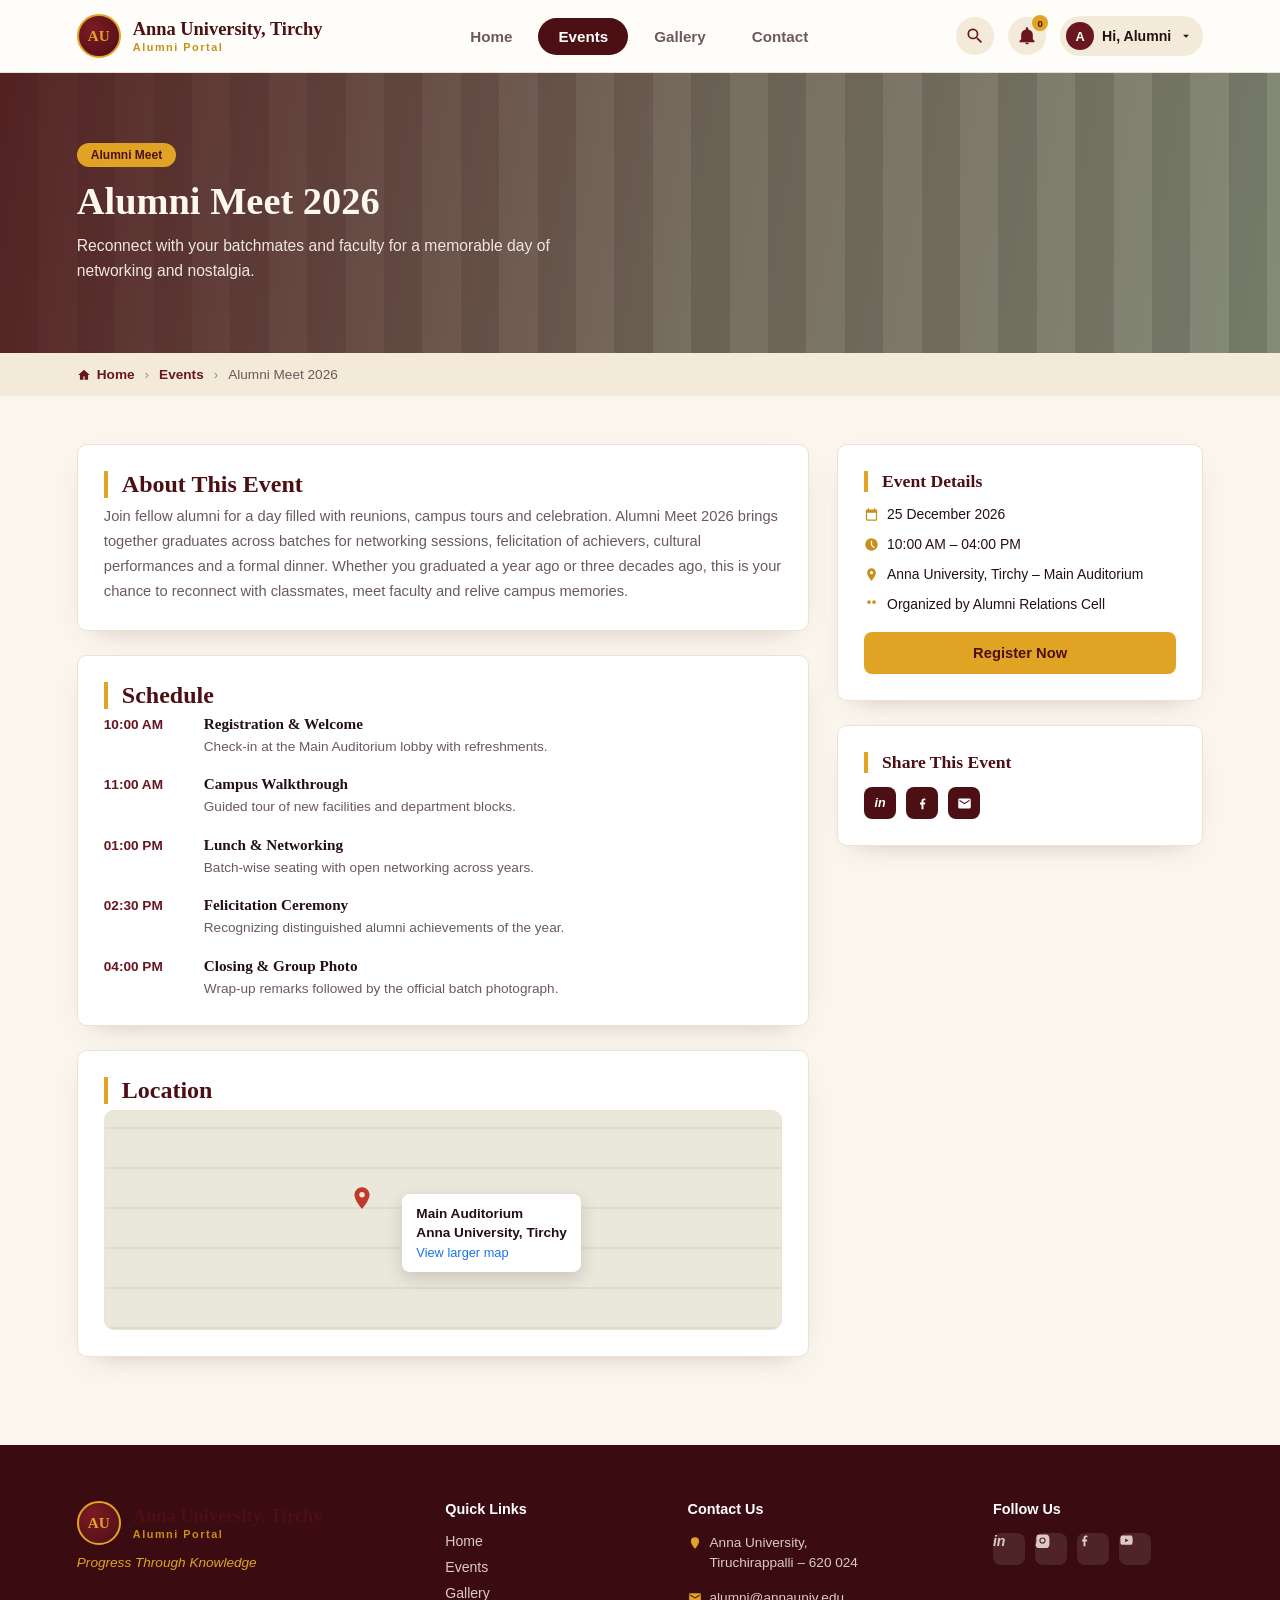
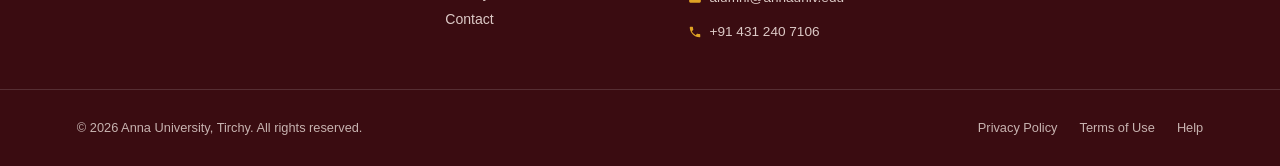
<file: event-details.html>
<!DOCTYPE html>
<html lang="en">
<head>
<meta charset="UTF-8">
<meta name="viewport" content="width=device-width, initial-scale=1.0">
<title>Alumni Meet 2026 | Anna University, Tirchy Alumni Portal</title>
<link rel="stylesheet" href="styles.css">
</head>
<body>

<!-- ===================== HEADER ===================== -->
<header class="site-header">
  <div class="header-inner">
    <a class="brand" href="dashboard.html">
      <div class="brand-mark">AU</div>
      <div class="brand-text">
        <span class="brand-title">Anna University, Tirchy</span>
        <span class="brand-sub">Alumni Portal</span>
      </div>
    </a>

    <nav class="main-nav">
      <a href="dashboard.html">Home</a>
      <a href="events.html" class="active">Events</a>
      <a href="gallery.html">Gallery</a>
      <a href="contact.html">Contact</a>
    </nav>

    <div class="header-actions">
      <button class="icon-btn" aria-label="Search">
        <svg viewBox="0 0 24 24" width="20" height="20"><path fill="currentColor" d="M15.5 14h-.79l-.28-.27a6.5 6.5 0 1 0-.7.7l.27.28v.79l5 5L20.49 19l-5-5zm-6 0A4.5 4.5 0 1 1 14 9.5 4.5 4.5 0 0 1 9.5 14z"/></svg>
      </button>
      <button class="icon-btn" aria-label="Notifications">
        <svg viewBox="0 0 24 24" width="20" height="20"><path fill="currentColor" d="M12 22a2.5 2.5 0 0 0 2.45-2h-4.9A2.5 2.5 0 0 0 12 22zm7-6v-5a7 7 0 0 0-5.5-6.84V3a1.5 1.5 0 0 0-3 0v1.16A7 7 0 0 0 5 11v5l-1.8 1.8a1 1 0 0 0 .7 1.7h16.2a1 1 0 0 0 .7-1.7z"/></svg>
        <span class="notif-dot">0</span>
      </button>
      <div class="user-chip">
        <div class="avatar-circle">A</div>
        <span>Hi, Alumni</span>
        <svg viewBox="0 0 24 24" width="14" height="14"><path fill="currentColor" d="M7 10l5 5 5-5z"/></svg>
      </div>
    </div>
  </div>
</header>

<!-- ===================== EVENT BANNER ===================== -->
<section class="event-banner">
  <div class="event-banner-photo"></div>
  <div class="event-banner-overlay">
    <span class="event-tag">Alumni Meet</span>
    <h1>Alumni Meet 2026</h1>
    <p>Reconnect with your batchmates and faculty for a memorable day of networking and nostalgia.</p>
  </div>
</section>

<!-- ===================== BREADCRUMB ===================== -->
<div class="breadcrumb">
  <a href="dashboard.html">
    <svg viewBox="0 0 24 24" width="14" height="14"><path fill="currentColor" d="M12 3 2 12h3v8h6v-6h2v6h6v-8h3z"/></svg>
    Home
  </a>
  <span class="crumb-sep">&rsaquo;</span>
  <a href="events.html">Events</a>
  <span class="crumb-sep">&rsaquo;</span>
  <span>Alumni Meet 2026</span>
</div>

<!-- ===================== EVENT CONTENT ===================== -->
<section class="section event-details-section">
  <div class="profile-grid">

    <div class="profile-main">
      <div class="profile-panel">
        <h2 class="contact-heading">About This Event</h2>
        <p class="profile-about">
          Join fellow alumni for a day filled with reunions, campus tours and celebration. Alumni Meet 2026 brings
          together graduates across batches for networking sessions, felicitation of achievers, cultural
          performances and a formal dinner. Whether you graduated a year ago or three decades ago, this is your
          chance to reconnect with classmates, meet faculty and relive campus memories.
        </p>
      </div>

      <div class="profile-panel">
        <h2 class="contact-heading">Schedule</h2>
        <div class="agenda-list">
          <div class="agenda-item">
            <span class="agenda-time">10:00 AM</span>
            <div>
              <h3>Registration &amp; Welcome</h3>
              <p>Check-in at the Main Auditorium lobby with refreshments.</p>
            </div>
          </div>
          <div class="agenda-item">
            <span class="agenda-time">11:00 AM</span>
            <div>
              <h3>Campus Walkthrough</h3>
              <p>Guided tour of new facilities and department blocks.</p>
            </div>
          </div>
          <div class="agenda-item">
            <span class="agenda-time">01:00 PM</span>
            <div>
              <h3>Lunch &amp; Networking</h3>
              <p>Batch-wise seating with open networking across years.</p>
            </div>
          </div>
          <div class="agenda-item">
            <span class="agenda-time">02:30 PM</span>
            <div>
              <h3>Felicitation Ceremony</h3>
              <p>Recognizing distinguished alumni achievements of the year.</p>
            </div>
          </div>
          <div class="agenda-item">
            <span class="agenda-time">04:00 PM</span>
            <div>
              <h3>Closing &amp; Group Photo</h3>
              <p>Wrap-up remarks followed by the official batch photograph.</p>
            </div>
          </div>
        </div>
      </div>

      <div class="profile-panel">
        <h2 class="contact-heading">Location</h2>
        <div class="map-placeholder small-map">
          <div class="map-pin">
            <svg viewBox="0 0 24 24" width="26" height="26"><path fill="currentColor" d="M12 2a7 7 0 0 0-7 7c0 5.25 7 13 7 13s7-7.75 7-13a7 7 0 0 0-7-7zm0 9.5A2.5 2.5 0 1 1 14.5 9 2.5 2.5 0 0 1 12 11.5z"/></svg>
          </div>
          <div class="map-card">
            <strong>Main Auditorium<br>Anna University, Tirchy</strong>
            <a href="#">View larger map</a>
          </div>
        </div>
      </div>
    </div>

    <aside class="profile-sidebar">
      <div class="profile-panel event-info-card">
        <h2 class="contact-heading small-heading">Event Details</h2>
        <p class="sidebar-row"><svg viewBox="0 0 24 24" width="15" height="15"><path fill="currentColor" d="M19 4h-1V2h-2v2H8V2H6v2H5c-1.1 0-2 .9-2 2v14a2 2 0 0 0 2 2h14a2 2 0 0 0 2-2V6a2 2 0 0 0-2-2zm0 16H5V9h14z"/></svg> 25 December 2026</p>
        <p class="sidebar-row"><svg viewBox="0 0 24 24" width="15" height="15"><path fill="currentColor" d="M12 2a10 10 0 1 0 10 10A10 10 0 0 0 12 2zm1 10.41 4.29 4.3-1.42 1.41L11 13V6h2z"/></svg> 10:00 AM – 04:00 PM</p>
        <p class="sidebar-row"><svg viewBox="0 0 24 24" width="15" height="15"><path fill="currentColor" d="M12 2a7 7 0 0 0-7 7c0 5.25 7 13 7 13s7-7.75 7-13a7 7 0 0 0-7-7zm0 9.5A2.5 2.5 0 1 1 14.5 9 2.5 2.5 0 0 1 12 11.5z"/></svg> Anna University, Tirchy – Main Auditorium</p>
        <p class="sidebar-row"><svg viewBox="0 0 24 24" width="15" height="15"><path fill="currentColor" d="M16 11c1.66 0 2.99-1.34 2.99-3S17.66 5 16 5s-3 1.34-3 3 1.34 3 3 3zm-8 0c1.66 0 2.99-1.34 2.99-3S9.66 5 8 5 5 6.34 5 8s1.34 3 3 3z"/></svg> Organized by Alumni Relations Cell</p>
        <a href="#" class="btn btn-gold event-register-btn">Register Now</a>
      </div>

      <div class="profile-panel">
        <h2 class="contact-heading small-heading">Share This Event</h2>
        <div class="social-row">
          <a href="#" class="social-btn footer-social maroon-social" aria-label="LinkedIn">in</a>
          <a href="#" class="social-btn footer-social maroon-social" aria-label="Facebook">
            <svg viewBox="0 0 24 24" width="15" height="15"><path fill="currentColor" d="M13.5 21v-7.5H16l.4-3H13.5V8.4c0-.9.2-1.5 1.5-1.5h1.6V4.2C16.3 4.1 15.4 4 14.3 4c-2.3 0-3.9 1.4-3.9 4v2.5H8v3h2.4V21z"/></svg>
          </a>
          <a href="#" class="social-btn footer-social maroon-social" aria-label="Email">
            <svg viewBox="0 0 24 24" width="15" height="15"><path fill="currentColor" d="M20 4H4a2 2 0 0 0-2 2v12a2 2 0 0 0 2 2h16a2 2 0 0 0 2-2V6a2 2 0 0 0-2-2zm0 4-8 5-8-5V6l8 5 8-5z"/></svg>
          </a>
        </div>
      </div>
    </aside>

  </div>
</section>

<!-- ===================== FOOTER ===================== -->
<footer class="site-footer" id="contact">
  <div class="footer-inner">
    <div class="footer-brand">
      <a class="brand" href="dashboard.html">
        <div class="brand-mark light">AU</div>
        <div class="brand-text">
          <span class="brand-title">Anna University, Tirchy</span>
          <span class="brand-sub">Alumni Portal</span>
        </div>
      </a>
      <p class="footer-tagline">Progress Through Knowledge</p>
    </div>

    <div class="footer-col">
      <h4>Quick Links</h4>
      <a href="dashboard.html">Home</a>
      <a href="events.html">Events</a>
      <a href="gallery.html">Gallery</a>
      <a href="contact.html">Contact</a>
    </div>

    <div class="footer-col">
      <h4>Contact Us</h4>
      <p><svg viewBox="0 0 24 24" width="14" height="14"><path fill="currentColor" d="M12 2a7 7 0 0 0-7 7c0 5.25 7 13 7 13s7-7.75 7-13a7 7 0 0 0-7-7z"/></svg> Anna University,<br>Tiruchirappalli – 620 024</p>
      <p><svg viewBox="0 0 24 24" width="14" height="14"><path fill="currentColor" d="M20 4H4a2 2 0 0 0-2 2v12a2 2 0 0 0 2 2h16a2 2 0 0 0 2-2V6a2 2 0 0 0-2-2zm0 4-8 5-8-5V6l8 5 8-5z"/></svg> alumni@annauniv.edu</p>
      <p><svg viewBox="0 0 24 24" width="14" height="14"><path fill="currentColor" d="M6.6 10.8c1.4 2.8 3.8 5.1 6.6 6.6l2.2-2.2c.3-.3.7-.4 1-.2 1.1.4 2.3.6 3.6.6.6 0 1 .4 1 1V20c0 .6-.4 1-1 1C10.6 21 3 13.4 3 4c0-.6.4-1 1-1h3.5c.6 0 1 .4 1 1 0 1.2.2 2.4.6 3.6.1.4 0 .8-.3 1l-2.2 2.2z"/></svg> +91 431 240 7106</p>
    </div>

    <div class="footer-col">
      <h4>Follow Us</h4>
      <div class="social-row">
        <a href="#" class="social-btn footer-social" aria-label="LinkedIn">in</a>
        <a href="#" class="social-btn footer-social" aria-label="Instagram">
          <svg viewBox="0 0 24 24" width="15" height="15"><path fill="currentColor" d="M12 2.2c3.2 0 3.6 0 4.8.1 1.2.1 2 .2 2.6.5a5.3 5.3 0 0 1 1.9 1.2 5.3 5.3 0 0 1 1.2 1.9c.3.6.5 1.4.5 2.6.1 1.2.1 1.6.1 4.8s0 3.6-.1 4.8c-.1 1.2-.2 2-.5 2.6a5.3 5.3 0 0 1-1.2 1.9 5.3 5.3 0 0 1-1.9 1.2c-.6.3-1.4.5-2.6.5-1.2.1-1.6.1-4.8.1s-3.6 0-4.8-.1c-1.2-.1-2-.2-2.6-.5a5.3 5.3 0 0 1-1.9-1.2 5.3 5.3 0 0 1-1.2-1.9c-.3-.6-.5-1.4-.5-2.6C2.2 15.6 2.2 15.2 2.2 12s0-3.6.1-4.8c.1-1.2.2-2 .5-2.6a5.3 5.3 0 0 1 1.2-1.9A5.3 5.3 0 0 1 5.9 2.8c.6-.3 1.4-.5 2.6-.5C9.7 2.2 10.1 2.2 12 2.2zM12 7a5 5 0 1 0 0 10 5 5 0 0 0 0-10zm0 8.2a3.2 3.2 0 1 1 0-6.4 3.2 3.2 0 0 1 0 6.4zm5.2-8.4a1.2 1.2 0 1 1-2.4 0 1.2 1.2 0 0 1 2.4 0z"/></svg>
        </a>
        <a href="#" class="social-btn footer-social" aria-label="Facebook">
          <svg viewBox="0 0 24 24" width="15" height="15"><path fill="currentColor" d="M13.5 21v-7.5H16l.4-3H13.5V8.4c0-.9.2-1.5 1.5-1.5h1.6V4.2C16.3 4.1 15.4 4 14.3 4c-2.3 0-3.9 1.4-3.9 4v2.5H8v3h2.4V21z"/></svg>
        </a>
        <a href="#" class="social-btn footer-social" aria-label="YouTube">
          <svg viewBox="0 0 24 24" width="15" height="15"><path fill="currentColor" d="M21.6 7.2s-.2-1.5-.8-2.2c-.8-.8-1.7-.8-2.1-.9C15.9 4 12 4 12 4s-3.9 0-6.7.1c-.4.1-1.3.1-2.1.9-.6.7-.8 2.2-.8 2.2S2.2 9 2.2 10.7v1.6c0 1.7.2 3.5.2 3.5s.2 1.5.8 2.2c.8.8 1.9.8 2.3.9C7 19 12 19 12 19s3.9 0 6.7-.2c.4-.1 1.3-.1 2.1-.9.6-.7.8-2.2.8-2.2s.2-1.7.2-3.5v-1.6c0-1.7-.2-3.5-.2-3.5zM9.9 14.6V8.9l5.4 2.9z"/></svg>
        </a>
      </div>
    </div>
  </div>

  <div class="footer-bottom">
    <p>&copy; 2026 Anna University, Tirchy. All rights reserved.</p>
    <div class="footer-legal">
      <a href="#">Privacy Policy</a>
      <a href="#">Terms of Use</a>
      <a href="#">Help</a>
    </div>
  </div>
</footer>

</body>
</html>
</file>
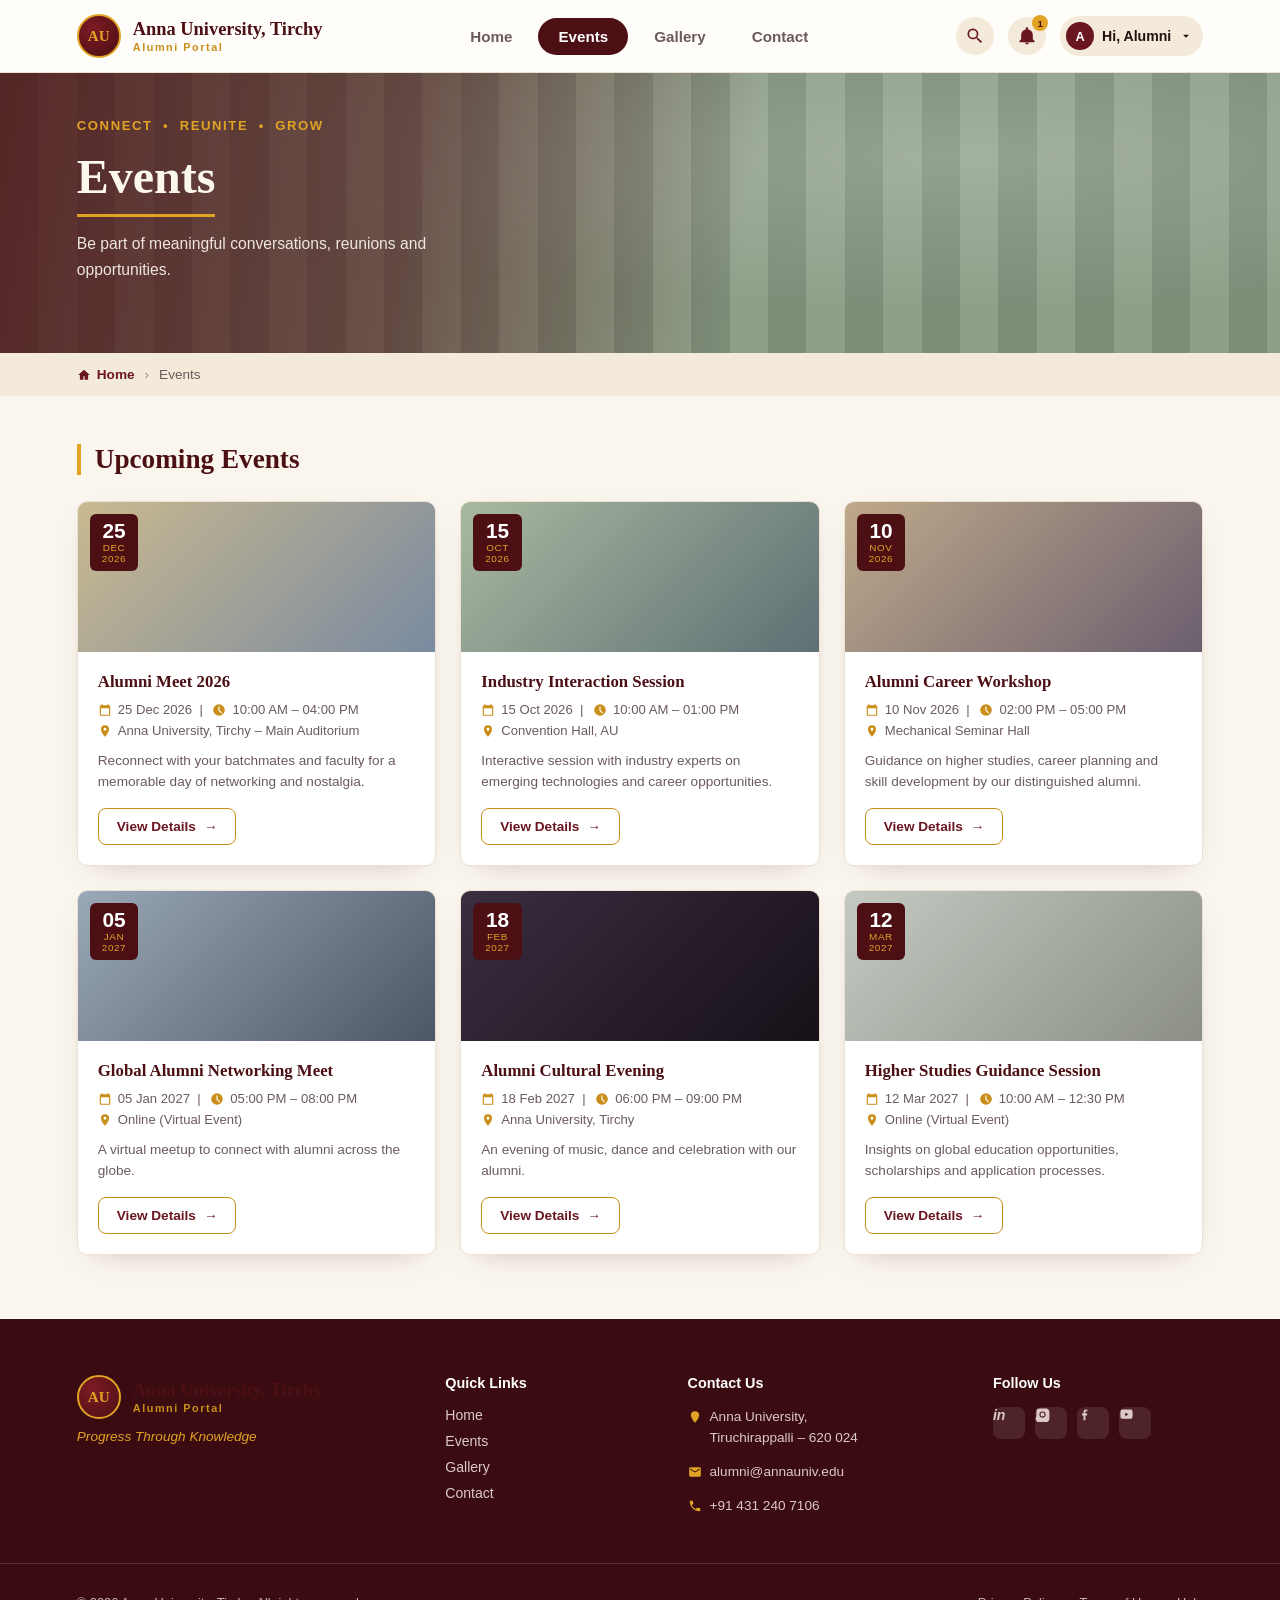
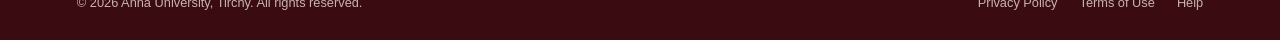
<file: events.html>
<!DOCTYPE html>
<html lang="en">
<head>
<meta charset="UTF-8">
<meta name="viewport" content="width=device-width, initial-scale=1.0">
<title>Events | Anna University, Tirchy Alumni Portal</title>
<link rel="stylesheet" href="styles.css">
</head>
<body>

<!-- ===================== HEADER ===================== -->
<header class="site-header">
  <div class="header-inner">
    <a class="brand" href="dashboard.html">
      <div class="brand-mark">AU</div>
      <div class="brand-text">
        <span class="brand-title">Anna University, Tirchy</span>
        <span class="brand-sub">Alumni Portal</span>
      </div>
    </a>

    <nav class="main-nav">
      <a href="dashboard.html">Home</a>
      <a href="events.html" class="active">Events</a>
      <a href="dashboard.html#gallery">Gallery</a>
      <a href="dashboard.html#contact">Contact</a>
    </nav>

    <div class="header-actions">
      <button class="icon-btn" aria-label="Search">
        <svg viewBox="0 0 24 24" width="20" height="20"><path fill="currentColor" d="M15.5 14h-.79l-.28-.27a6.5 6.5 0 1 0-.7.7l.27.28v.79l5 5L20.49 19l-5-5zm-6 0A4.5 4.5 0 1 1 14 9.5 4.5 4.5 0 0 1 9.5 14z"/></svg>
      </button>
      <button class="icon-btn" aria-label="Notifications">
        <svg viewBox="0 0 24 24" width="20" height="20"><path fill="currentColor" d="M12 22a2.5 2.5 0 0 0 2.45-2h-4.9A2.5 2.5 0 0 0 12 22zm7-6v-5a7 7 0 0 0-5.5-6.84V3a1.5 1.5 0 0 0-3 0v1.16A7 7 0 0 0 5 11v5l-1.8 1.8a1 1 0 0 0 .7 1.7h16.2a1 1 0 0 0 .7-1.7z"/></svg>
        <span class="notif-dot">1</span>
      </button>
      <div class="user-chip">
        <div class="avatar-circle">A</div>
        <span>Hi, Alumni</span>
        <svg viewBox="0 0 24 24" width="14" height="14"><path fill="currentColor" d="M7 10l5 5 5-5z"/></svg>
      </div>
    </div>
  </div>
</header>

<!-- ===================== PAGE HERO ===================== -->
<section class="page-hero">
  <div class="page-hero-photo" role="img" aria-label="Anna University Tiruchirappalli campus building"></div>
  <div class="page-hero-content">
    <p class="hero-eyebrow">Connect &nbsp;&bull;&nbsp; Reunite &nbsp;&bull;&nbsp; Grow</p>
    <h1>Events</h1>
    <p class="hero-desc">Be part of meaningful conversations, reunions and opportunities.</p>
  </div>
</section>

<!-- ===================== BREADCRUMB ===================== -->
<div class="breadcrumb">
  <a href="dashboard.html">
    <svg viewBox="0 0 24 24" width="14" height="14"><path fill="currentColor" d="M12 3 2 12h3v8h6v-6h2v6h6v-8h3z"/></svg>
    Home
  </a>
  <span class="crumb-sep">&rsaquo;</span>
  <span>Events</span>
</div>

<!-- ===================== EVENTS LIST ===================== -->
<section class="section events-list-section">
  <h2 class="events-list-heading">Upcoming Events</h2>

  <div class="events-grid">
    <article class="event-card-full">
      <div class="event-photo photo-1">
        <div class="event-date"><span class="day">25</span><span class="month">DEC<br>2026</span></div>
      </div>
      <div class="event-body">
        <h3>Alumni Meet 2026</h3>
        <p class="event-meta"><svg viewBox="0 0 24 24" width="14" height="14"><path fill="currentColor" d="M19 4h-1V2h-2v2H8V2H6v2H5c-1.1 0-2 .9-2 2v14a2 2 0 0 0 2 2h14a2 2 0 0 0 2-2V6a2 2 0 0 0-2-2zm0 16H5V9h14z"/></svg> 25 Dec 2026 &nbsp;|&nbsp; <svg viewBox="0 0 24 24" width="14" height="14"><path fill="currentColor" d="M12 2a10 10 0 1 0 10 10A10 10 0 0 0 12 2zm1 10.41 4.29 4.3-1.42 1.41L11 13V6h2z"/></svg> 10:00 AM – 04:00 PM</p>
        <p class="event-meta"><svg viewBox="0 0 24 24" width="14" height="14"><path fill="currentColor" d="M12 2a7 7 0 0 0-7 7c0 5.25 7 13 7 13s7-7.75 7-13a7 7 0 0 0-7-7zm0 9.5A2.5 2.5 0 1 1 14.5 9 2.5 2.5 0 0 1 12 11.5z"/></svg> Anna University, Tirchy – Main Auditorium</p>
        <p class="event-desc">Reconnect with your batchmates and faculty for a memorable day of networking and nostalgia.</p>
        <a href="event-details.html" class="btn btn-outline small">View Details <span>&rarr;</span></a>
      </div>
    </article>

    <article class="event-card-full">
      <div class="event-photo photo-2">
        <div class="event-date"><span class="day">15</span><span class="month">OCT<br>2026</span></div>
      </div>
      <div class="event-body">
        <h3>Industry Interaction Session</h3>
        <p class="event-meta"><svg viewBox="0 0 24 24" width="14" height="14"><path fill="currentColor" d="M19 4h-1V2h-2v2H8V2H6v2H5c-1.1 0-2 .9-2 2v14a2 2 0 0 0 2 2h14a2 2 0 0 0 2-2V6a2 2 0 0 0-2-2zm0 16H5V9h14z"/></svg> 15 Oct 2026 &nbsp;|&nbsp; <svg viewBox="0 0 24 24" width="14" height="14"><path fill="currentColor" d="M12 2a10 10 0 1 0 10 10A10 10 0 0 0 12 2zm1 10.41 4.29 4.3-1.42 1.41L11 13V6h2z"/></svg> 10:00 AM – 01:00 PM</p>
        <p class="event-meta"><svg viewBox="0 0 24 24" width="14" height="14"><path fill="currentColor" d="M12 2a7 7 0 0 0-7 7c0 5.25 7 13 7 13s7-7.75 7-13a7 7 0 0 0-7-7zm0 9.5A2.5 2.5 0 1 1 14.5 9 2.5 2.5 0 0 1 12 11.5z"/></svg> Convention Hall, AU</p>
        <p class="event-desc">Interactive session with industry experts on emerging technologies and career opportunities.</p>
        <a href="#" class="btn btn-outline small">View Details <span>&rarr;</span></a>
      </div>
    </article>

    <article class="event-card-full">
      <div class="event-photo photo-3">
        <div class="event-date"><span class="day">10</span><span class="month">NOV<br>2026</span></div>
      </div>
      <div class="event-body">
        <h3>Alumni Career Workshop</h3>
        <p class="event-meta"><svg viewBox="0 0 24 24" width="14" height="14"><path fill="currentColor" d="M19 4h-1V2h-2v2H8V2H6v2H5c-1.1 0-2 .9-2 2v14a2 2 0 0 0 2 2h14a2 2 0 0 0 2-2V6a2 2 0 0 0-2-2zm0 16H5V9h14z"/></svg> 10 Nov 2026 &nbsp;|&nbsp; <svg viewBox="0 0 24 24" width="14" height="14"><path fill="currentColor" d="M12 2a10 10 0 1 0 10 10A10 10 0 0 0 12 2zm1 10.41 4.29 4.3-1.42 1.41L11 13V6h2z"/></svg> 02:00 PM – 05:00 PM</p>
        <p class="event-meta"><svg viewBox="0 0 24 24" width="14" height="14"><path fill="currentColor" d="M12 2a7 7 0 0 0-7 7c0 5.25 7 13 7 13s7-7.75 7-13a7 7 0 0 0-7-7zm0 9.5A2.5 2.5 0 1 1 14.5 9 2.5 2.5 0 0 1 12 11.5z"/></svg> Mechanical Seminar Hall</p>
        <p class="event-desc">Guidance on higher studies, career planning and skill development by our distinguished alumni.</p>
        <a href="#" class="btn btn-outline small">View Details <span>&rarr;</span></a>
      </div>
    </article>

    <article class="event-card-full">
      <div class="event-photo photo-4">
        <div class="event-date"><span class="day">05</span><span class="month">JAN<br>2027</span></div>
      </div>
      <div class="event-body">
        <h3>Global Alumni Networking Meet</h3>
        <p class="event-meta"><svg viewBox="0 0 24 24" width="14" height="14"><path fill="currentColor" d="M19 4h-1V2h-2v2H8V2H6v2H5c-1.1 0-2 .9-2 2v14a2 2 0 0 0 2 2h14a2 2 0 0 0 2-2V6a2 2 0 0 0-2-2zm0 16H5V9h14z"/></svg> 05 Jan 2027 &nbsp;|&nbsp; <svg viewBox="0 0 24 24" width="14" height="14"><path fill="currentColor" d="M12 2a10 10 0 1 0 10 10A10 10 0 0 0 12 2zm1 10.41 4.29 4.3-1.42 1.41L11 13V6h2z"/></svg> 05:00 PM – 08:00 PM</p>
        <p class="event-meta"><svg viewBox="0 0 24 24" width="14" height="14"><path fill="currentColor" d="M12 2a7 7 0 0 0-7 7c0 5.25 7 13 7 13s7-7.75 7-13a7 7 0 0 0-7-7zm0 9.5A2.5 2.5 0 1 1 14.5 9 2.5 2.5 0 0 1 12 11.5z"/></svg> Online (Virtual Event)</p>
        <p class="event-desc">A virtual meetup to connect with alumni across the globe.</p>
        <a href="#" class="btn btn-outline small">View Details <span>&rarr;</span></a>
      </div>
    </article>

    <article class="event-card-full">
      <div class="event-photo photo-5">
        <div class="event-date"><span class="day">18</span><span class="month">FEB<br>2027</span></div>
      </div>
      <div class="event-body">
        <h3>Alumni Cultural Evening</h3>
        <p class="event-meta"><svg viewBox="0 0 24 24" width="14" height="14"><path fill="currentColor" d="M19 4h-1V2h-2v2H8V2H6v2H5c-1.1 0-2 .9-2 2v14a2 2 0 0 0 2 2h14a2 2 0 0 0 2-2V6a2 2 0 0 0-2-2zm0 16H5V9h14z"/></svg> 18 Feb 2027 &nbsp;|&nbsp; <svg viewBox="0 0 24 24" width="14" height="14"><path fill="currentColor" d="M12 2a10 10 0 1 0 10 10A10 10 0 0 0 12 2zm1 10.41 4.29 4.3-1.42 1.41L11 13V6h2z"/></svg> 06:00 PM – 09:00 PM</p>
        <p class="event-meta"><svg viewBox="0 0 24 24" width="14" height="14"><path fill="currentColor" d="M12 2a7 7 0 0 0-7 7c0 5.25 7 13 7 13s7-7.75 7-13a7 7 0 0 0-7-7zm0 9.5A2.5 2.5 0 1 1 14.5 9 2.5 2.5 0 0 1 12 11.5z"/></svg> Anna University, Tirchy</p>
        <p class="event-desc">An evening of music, dance and celebration with our alumni.</p>
        <a href="#" class="btn btn-outline small">View Details <span>&rarr;</span></a>
      </div>
    </article>

    <article class="event-card-full">
      <div class="event-photo photo-6">
        <div class="event-date"><span class="day">12</span><span class="month">MAR<br>2027</span></div>
      </div>
      <div class="event-body">
        <h3>Higher Studies Guidance Session</h3>
        <p class="event-meta"><svg viewBox="0 0 24 24" width="14" height="14"><path fill="currentColor" d="M19 4h-1V2h-2v2H8V2H6v2H5c-1.1 0-2 .9-2 2v14a2 2 0 0 0 2 2h14a2 2 0 0 0 2-2V6a2 2 0 0 0-2-2zm0 16H5V9h14z"/></svg> 12 Mar 2027 &nbsp;|&nbsp; <svg viewBox="0 0 24 24" width="14" height="14"><path fill="currentColor" d="M12 2a10 10 0 1 0 10 10A10 10 0 0 0 12 2zm1 10.41 4.29 4.3-1.42 1.41L11 13V6h2z"/></svg> 10:00 AM – 12:30 PM</p>
        <p class="event-meta"><svg viewBox="0 0 24 24" width="14" height="14"><path fill="currentColor" d="M12 2a7 7 0 0 0-7 7c0 5.25 7 13 7 13s7-7.75 7-13a7 7 0 0 0-7-7zm0 9.5A2.5 2.5 0 1 1 14.5 9 2.5 2.5 0 0 1 12 11.5z"/></svg> Online (Virtual Event)</p>
        <p class="event-desc">Insights on global education opportunities, scholarships and application processes.</p>
        <a href="#" class="btn btn-outline small">View Details <span>&rarr;</span></a>
      </div>
    </article>
  </div>
</section>

<!-- ===================== FOOTER ===================== -->
<footer class="site-footer" id="contact">
  <div class="footer-inner">
    <div class="footer-brand">
      <a class="brand" href="dashboard.html">
        <div class="brand-mark light">AU</div>
        <div class="brand-text">
          <span class="brand-title">Anna University, Tirchy</span>
          <span class="brand-sub">Alumni Portal</span>
        </div>
      </a>
      <p class="footer-tagline">Progress Through Knowledge</p>
    </div>

    <div class="footer-col">
      <h4>Quick Links</h4>
      <a href="dashboard.html">Home</a>
      <a href="events.html">Events</a>
      <a href="dashboard.html#gallery">Gallery</a>
      <a href="dashboard.html#contact">Contact</a>
    </div>

    <div class="footer-col">
      <h4>Contact Us</h4>
      <p><svg viewBox="0 0 24 24" width="14" height="14"><path fill="currentColor" d="M12 2a7 7 0 0 0-7 7c0 5.25 7 13 7 13s7-7.75 7-13a7 7 0 0 0-7-7z"/></svg> Anna University,<br>Tiruchirappalli – 620 024</p>
      <p><svg viewBox="0 0 24 24" width="14" height="14"><path fill="currentColor" d="M20 4H4a2 2 0 0 0-2 2v12a2 2 0 0 0 2 2h16a2 2 0 0 0 2-2V6a2 2 0 0 0-2-2zm0 4-8 5-8-5V6l8 5 8-5z"/></svg> alumni@annauniv.edu</p>
      <p><svg viewBox="0 0 24 24" width="14" height="14"><path fill="currentColor" d="M6.6 10.8c1.4 2.8 3.8 5.1 6.6 6.6l2.2-2.2c.3-.3.7-.4 1-.2 1.1.4 2.3.6 3.6.6.6 0 1 .4 1 1V20c0 .6-.4 1-1 1C10.6 21 3 13.4 3 4c0-.6.4-1 1-1h3.5c.6 0 1 .4 1 1 0 1.2.2 2.4.6 3.6.1.4 0 .8-.3 1l-2.2 2.2z"/></svg> +91 431 240 7106</p>
    </div>

    <div class="footer-col">
      <h4>Follow Us</h4>
      <div class="social-row">
        <a href="#" class="social-btn footer-social" aria-label="LinkedIn">in</a>
        <a href="#" class="social-btn footer-social" aria-label="Instagram">
          <svg viewBox="0 0 24 24" width="15" height="15"><path fill="currentColor" d="M12 2.2c3.2 0 3.6 0 4.8.1 1.2.1 2 .2 2.6.5a5.3 5.3 0 0 1 1.9 1.2 5.3 5.3 0 0 1 1.2 1.9c.3.6.5 1.4.5 2.6.1 1.2.1 1.6.1 4.8s0 3.6-.1 4.8c-.1 1.2-.2 2-.5 2.6a5.3 5.3 0 0 1-1.2 1.9 5.3 5.3 0 0 1-1.9 1.2c-.6.3-1.4.5-2.6.5-1.2.1-1.6.1-4.8.1s-3.6 0-4.8-.1c-1.2-.1-2-.2-2.6-.5a5.3 5.3 0 0 1-1.9-1.2 5.3 5.3 0 0 1-1.2-1.9c-.3-.6-.5-1.4-.5-2.6C2.2 15.6 2.2 15.2 2.2 12s0-3.6.1-4.8c.1-1.2.2-2 .5-2.6a5.3 5.3 0 0 1 1.2-1.9A5.3 5.3 0 0 1 5.9 2.8c.6-.3 1.4-.5 2.6-.5C9.7 2.2 10.1 2.2 12 2.2zM12 7a5 5 0 1 0 0 10 5 5 0 0 0 0-10zm0 8.2a3.2 3.2 0 1 1 0-6.4 3.2 3.2 0 0 1 0 6.4zm5.2-8.4a1.2 1.2 0 1 1-2.4 0 1.2 1.2 0 0 1 2.4 0z"/></svg>
        </a>
        <a href="#" class="social-btn footer-social" aria-label="Facebook">
          <svg viewBox="0 0 24 24" width="15" height="15"><path fill="currentColor" d="M13.5 21v-7.5H16l.4-3H13.5V8.4c0-.9.2-1.5 1.5-1.5h1.6V4.2C16.3 4.1 15.4 4 14.3 4c-2.3 0-3.9 1.4-3.9 4v2.5H8v3h2.4V21z"/></svg>
        </a>
        <a href="#" class="social-btn footer-social" aria-label="YouTube">
          <svg viewBox="0 0 24 24" width="15" height="15"><path fill="currentColor" d="M21.6 7.2s-.2-1.5-.8-2.2c-.8-.8-1.7-.8-2.1-.9C15.9 4 12 4 12 4s-3.9 0-6.7.1c-.4.1-1.3.1-2.1.9-.6.7-.8 2.2-.8 2.2S2.2 9 2.2 10.7v1.6c0 1.7.2 3.5.2 3.5s.2 1.5.8 2.2c.8.8 1.9.8 2.3.9C7 19 12 19 12 19s3.9 0 6.7-.2c.4-.1 1.3-.1 2.1-.9.6-.7.8-2.2.8-2.2s.2-1.7.2-3.5v-1.6c0-1.7-.2-3.5-.2-3.5zM9.9 14.6V8.9l5.4 2.9z"/></svg>
        </a>
      </div>
    </div>
  </div>

  <div class="footer-bottom">
    <p>&copy; 2026 Anna University, Tirchy. All rights reserved.</p>
    <div class="footer-legal">
      <a href="#">Privacy Policy</a>
      <a href="#">Terms of Use</a>
      <a href="#">Help</a>
    </div>
  </div>
</footer>

</body>
</html>
</file>
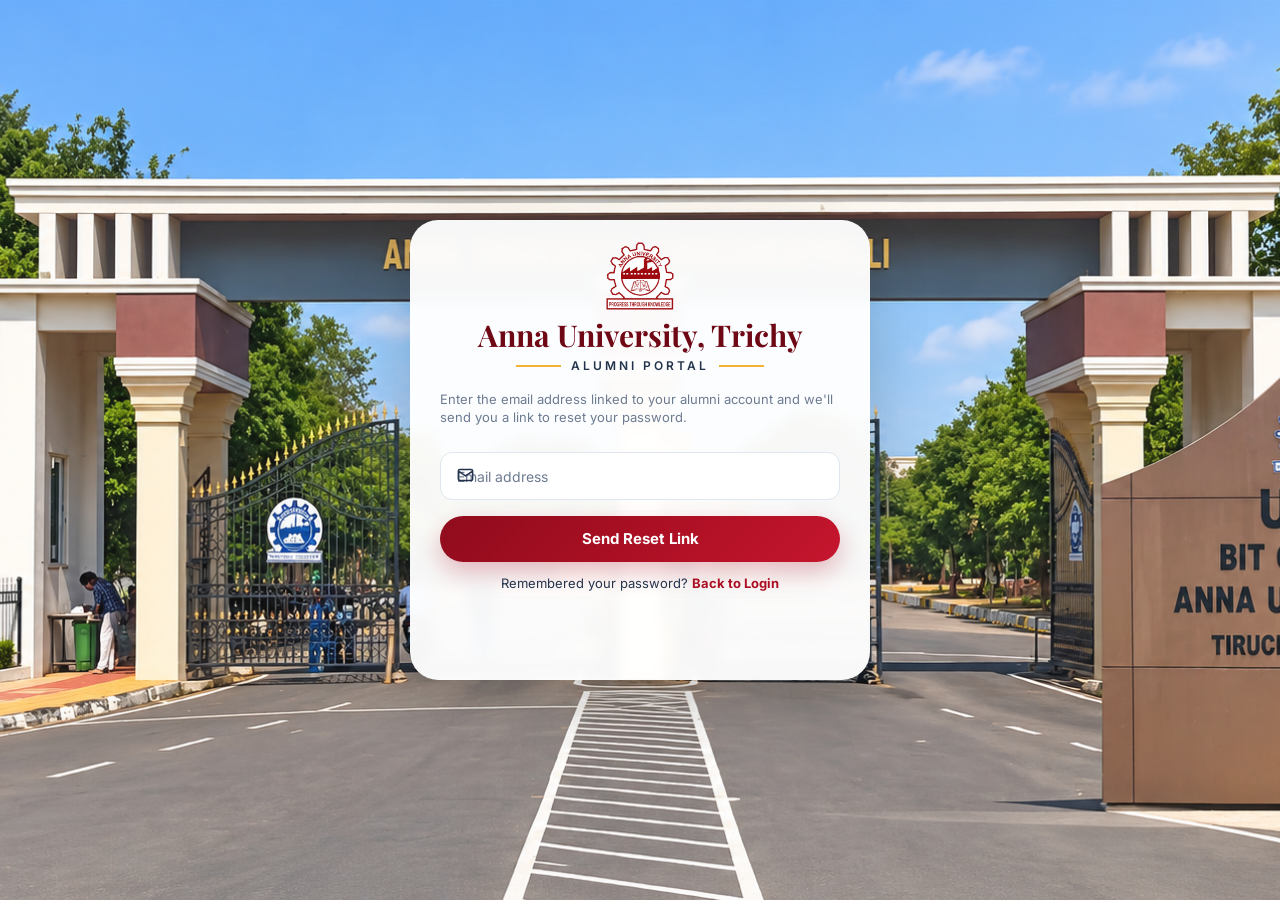
<file: forgot-password.html>
<!DOCTYPE html>
<html lang="en">
<head>

    <meta charset="UTF-8">
    <meta name="viewport" content="width=device-width, initial-scale=1.0">

    <title>Forgot Password | Anna University, Trichy Alumni Portal</title>

    <link rel="preconnect" href="https://fonts.googleapis.com">

    <link
        href="https://fonts.googleapis.com/css2?family=Playfair+Display:wght@600;700&family=Inter:wght@400;500;600;700&display=swap"
        rel="stylesheet"
    >

    <link rel="stylesheet" href="css/tokens.css">
    <link rel="stylesheet" href="css/auth.css">

</head>

<body>

<main class="auth-page">

    <section class="auth-card login-card">

        <!-- ======================================
             HEADER
        ======================================= -->

        <div class="auth-header">

            <img
                src="assets/logo.png"
                alt="Anna University Logo"
                class="auth-logo"
            >

            <h1 class="auth-title">
                Anna University, Trichy
            </h1>

            <div class="auth-subtitle">
                Alumni Portal
            </div>

        </div>


        <!-- ======================================
             ALERT
        ======================================= -->

        <div
            id="forgotAlert"
            class="auth-alert"
            role="alert"
            aria-live="polite"
        ></div>


        <!-- ======================================
             REQUEST FORM
        ======================================= -->

        <form
            id="forgotForm"
            class="auth-form"
            novalidate
        >

            <p class="step-description" style="margin-bottom:16px;">
                Enter the email address linked to your alumni account
                and we'll send you a link to reset your password.
            </p>

            <!-- EMAIL -->

            <div class="field">

                <svg
                    class="field-icon"
                    xmlns="http://www.w3.org/2000/svg"
                    fill="none"
                    viewBox="0 0 24 24"
                    stroke="currentColor"
                    aria-hidden="true"
                >
                    <path
                        stroke-width="2"
                        d="M3 7l9 6 9-6M5 5h14a2 2 0 012 2v10a2 2 0 01-2 2H5a2 2 0 01-2-2V7a2 2 0 012-2z"
                    />
                </svg>

                <input
                    type="email"
                    id="forgotEmail"
                    name="email"
                    placeholder="Email address"
                    autocomplete="email"
                    required
                >

            </div>


            <!-- SUBMIT -->

            <button
                type="submit"
                class="btn-primary"
            >
                Send Reset Link
            </button>

        </form>


        <!-- ======================================
             BACK TO LOGIN
        ======================================= -->

        <div class="auth-footer">

            Remembered your password?

            <a href="login.html">
                Back to Login
            </a>

        </div>

    </section>

</main>


<script>

/* ==========================================================
   FORGOT PASSWORD
   DEMO ONLY — there is no backend/email service here.
   This just checks whether the email exists in the same
   localStorage "database" that register.js writes to, and
   shows a confirmation message. Replace with a real API
   call (and never reveal whether an email exists, in
   production) once a backend is available.
   ========================================================== */

document.addEventListener("DOMContentLoaded", () => {

    const form =
        document.getElementById("forgotForm");

    const alertBox =
        document.getElementById("forgotAlert");

    if (!form || !alertBox) return;


    function showAlert(message, type) {

        alertBox.textContent = message;

        alertBox.className =
            "auth-alert is-visible " + type;

    }


    function getStoredUsers() {

        try {

            const raw =
                localStorage.getItem("auAlumniUsers");

            const users =
                raw ? JSON.parse(raw) : [];

            return Array.isArray(users) ? users : [];

        } catch (err) {

            return [];

        }

    }


    form.addEventListener("submit", event => {

        event.preventDefault();

        const emailField =
            document.getElementById("forgotEmail");

        const email =
            emailField.value.trim();

        if (!email) {

            showAlert(
                "Enter your email address.",
                "error"
            );

            return;

        }

        /*
         * Same message whether or not the account exists,
         * so we don't leak which emails are registered.
         */

        showAlert(
            "If an account exists for " + email +
            ", a password reset link has been sent.",
            "success"
        );

        form.reset();

    });

});

</script>

</body>
</html>
</file>
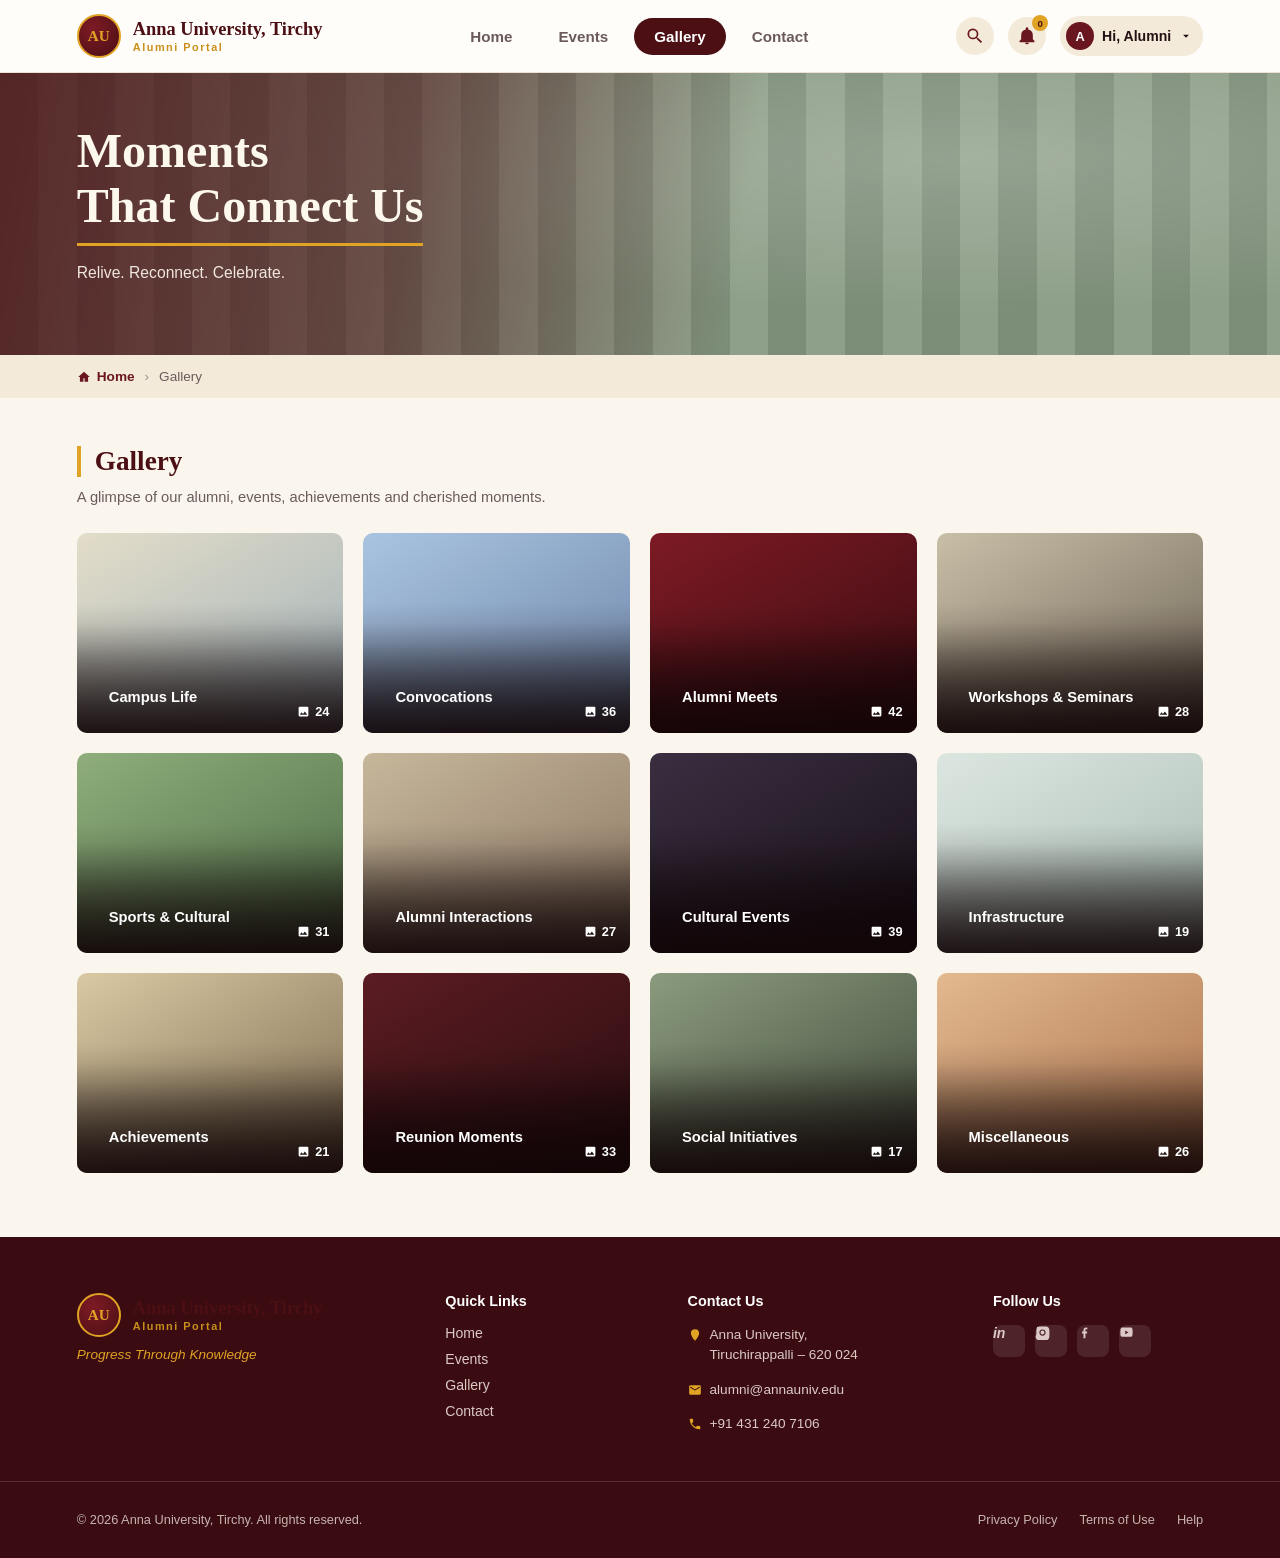
<file: gallery.html>
<!DOCTYPE html>
<html lang="en">
<head>
<meta charset="UTF-8">
<meta name="viewport" content="width=device-width, initial-scale=1.0">
<title>Gallery | Anna University, Tirchy Alumni Portal</title>
<link rel="stylesheet" href="styles.css">
</head>
<body>

<!-- ===================== HEADER ===================== -->
<header class="site-header">
  <div class="header-inner">
    <a class="brand" href="dashboard.html">
      <div class="brand-mark">AU</div>
      <div class="brand-text">
        <span class="brand-title">Anna University, Tirchy</span>
        <span class="brand-sub">Alumni Portal</span>
      </div>
    </a>

    <nav class="main-nav">
      <a href="dashboard.html">Home</a>
      <a href="events.html">Events</a>
      <a href="gallery.html" class="active">Gallery</a>
      <a href="contact.html">Contact</a>
    </nav>

    <div class="header-actions">
      <button class="icon-btn" aria-label="Search">
        <svg viewBox="0 0 24 24" width="20" height="20"><path fill="currentColor" d="M15.5 14h-.79l-.28-.27a6.5 6.5 0 1 0-.7.7l.27.28v.79l5 5L20.49 19l-5-5zm-6 0A4.5 4.5 0 1 1 14 9.5 4.5 4.5 0 0 1 9.5 14z"/></svg>
      </button>
      <button class="icon-btn" aria-label="Notifications">
        <svg viewBox="0 0 24 24" width="20" height="20"><path fill="currentColor" d="M12 22a2.5 2.5 0 0 0 2.45-2h-4.9A2.5 2.5 0 0 0 12 22zm7-6v-5a7 7 0 0 0-5.5-6.84V3a1.5 1.5 0 0 0-3 0v1.16A7 7 0 0 0 5 11v5l-1.8 1.8a1 1 0 0 0 .7 1.7h16.2a1 1 0 0 0 .7-1.7z"/></svg>
        <span class="notif-dot">0</span>
      </button>
      <div class="user-chip">
        <div class="avatar-circle">A</div>
        <span>Hi, Alumni</span>
        <svg viewBox="0 0 24 24" width="14" height="14"><path fill="currentColor" d="M7 10l5 5 5-5z"/></svg>
      </div>
    </div>
  </div>
</header>

<!-- ===================== PAGE HERO ===================== -->
<section class="page-hero">
  <div class="page-hero-photo" role="img" aria-label="Anna University Tiruchirappalli campus building"></div>
  <div class="page-hero-content">
    <h1 class="no-eyebrow">Moments<br>That Connect Us</h1>
    <p class="hero-desc">Relive. Reconnect. Celebrate.</p>
  </div>
</section>

<!-- ===================== BREADCRUMB ===================== -->
<div class="breadcrumb">
  <a href="dashboard.html">
    <svg viewBox="0 0 24 24" width="14" height="14"><path fill="currentColor" d="M12 3 2 12h3v8h6v-6h2v6h6v-8h3z"/></svg>
    Home
  </a>
  <span class="crumb-sep">&rsaquo;</span>
  <span>Gallery</span>
</div>

<!-- ===================== GALLERY GRID ===================== -->
<section class="section gallery-page-section">
  <h2 class="events-list-heading">Gallery</h2>
  <p class="contact-sub gallery-page-sub">A glimpse of our alumni, events, achievements and cherished moments.</p>

  <div class="gallery-tile-grid">
    <a href="#" class="gallery-tile t1"><span class="tile-label">Campus Life</span><span class="tile-count"><svg viewBox="0 0 24 24" width="13" height="13"><path fill="currentColor" d="M21 19V5a2 2 0 0 0-2-2H5a2 2 0 0 0-2 2v14a2 2 0 0 0 2 2h14a2 2 0 0 0 2-2zM8.5 13.5l2.5 3.01L14.5 12l4.5 6H5z"/></svg>24</span></a>
    <a href="#" class="gallery-tile t2"><span class="tile-label">Convocations</span><span class="tile-count"><svg viewBox="0 0 24 24" width="13" height="13"><path fill="currentColor" d="M21 19V5a2 2 0 0 0-2-2H5a2 2 0 0 0-2 2v14a2 2 0 0 0 2 2h14a2 2 0 0 0 2-2zM8.5 13.5l2.5 3.01L14.5 12l4.5 6H5z"/></svg>36</span></a>
    <a href="#" class="gallery-tile t3"><span class="tile-label">Alumni Meets</span><span class="tile-count"><svg viewBox="0 0 24 24" width="13" height="13"><path fill="currentColor" d="M21 19V5a2 2 0 0 0-2-2H5a2 2 0 0 0-2 2v14a2 2 0 0 0 2 2h14a2 2 0 0 0 2-2zM8.5 13.5l2.5 3.01L14.5 12l4.5 6H5z"/></svg>42</span></a>
    <a href="#" class="gallery-tile t4"><span class="tile-label">Workshops &amp; Seminars</span><span class="tile-count"><svg viewBox="0 0 24 24" width="13" height="13"><path fill="currentColor" d="M21 19V5a2 2 0 0 0-2-2H5a2 2 0 0 0-2 2v14a2 2 0 0 0 2 2h14a2 2 0 0 0 2-2zM8.5 13.5l2.5 3.01L14.5 12l4.5 6H5z"/></svg>28</span></a>

    <a href="#" class="gallery-tile t5"><span class="tile-label">Sports &amp; Cultural</span><span class="tile-count"><svg viewBox="0 0 24 24" width="13" height="13"><path fill="currentColor" d="M21 19V5a2 2 0 0 0-2-2H5a2 2 0 0 0-2 2v14a2 2 0 0 0 2 2h14a2 2 0 0 0 2-2zM8.5 13.5l2.5 3.01L14.5 12l4.5 6H5z"/></svg>31</span></a>
    <a href="#" class="gallery-tile t6"><span class="tile-label">Alumni Interactions</span><span class="tile-count"><svg viewBox="0 0 24 24" width="13" height="13"><path fill="currentColor" d="M21 19V5a2 2 0 0 0-2-2H5a2 2 0 0 0-2 2v14a2 2 0 0 0 2 2h14a2 2 0 0 0 2-2zM8.5 13.5l2.5 3.01L14.5 12l4.5 6H5z"/></svg>27</span></a>
    <a href="#" class="gallery-tile t7"><span class="tile-label">Cultural Events</span><span class="tile-count"><svg viewBox="0 0 24 24" width="13" height="13"><path fill="currentColor" d="M21 19V5a2 2 0 0 0-2-2H5a2 2 0 0 0-2 2v14a2 2 0 0 0 2 2h14a2 2 0 0 0 2-2zM8.5 13.5l2.5 3.01L14.5 12l4.5 6H5z"/></svg>39</span></a>
    <a href="#" class="gallery-tile t8"><span class="tile-label">Infrastructure</span><span class="tile-count"><svg viewBox="0 0 24 24" width="13" height="13"><path fill="currentColor" d="M21 19V5a2 2 0 0 0-2-2H5a2 2 0 0 0-2 2v14a2 2 0 0 0 2 2h14a2 2 0 0 0 2-2zM8.5 13.5l2.5 3.01L14.5 12l4.5 6H5z"/></svg>19</span></a>

    <a href="#" class="gallery-tile t9"><span class="tile-label">Achievements</span><span class="tile-count"><svg viewBox="0 0 24 24" width="13" height="13"><path fill="currentColor" d="M21 19V5a2 2 0 0 0-2-2H5a2 2 0 0 0-2 2v14a2 2 0 0 0 2 2h14a2 2 0 0 0 2-2zM8.5 13.5l2.5 3.01L14.5 12l4.5 6H5z"/></svg>21</span></a>
    <a href="#" class="gallery-tile t10"><span class="tile-label">Reunion Moments</span><span class="tile-count"><svg viewBox="0 0 24 24" width="13" height="13"><path fill="currentColor" d="M21 19V5a2 2 0 0 0-2-2H5a2 2 0 0 0-2 2v14a2 2 0 0 0 2 2h14a2 2 0 0 0 2-2zM8.5 13.5l2.5 3.01L14.5 12l4.5 6H5z"/></svg>33</span></a>
    <a href="#" class="gallery-tile t11"><span class="tile-label">Social Initiatives</span><span class="tile-count"><svg viewBox="0 0 24 24" width="13" height="13"><path fill="currentColor" d="M21 19V5a2 2 0 0 0-2-2H5a2 2 0 0 0-2 2v14a2 2 0 0 0 2 2h14a2 2 0 0 0 2-2zM8.5 13.5l2.5 3.01L14.5 12l4.5 6H5z"/></svg>17</span></a>
    <a href="#" class="gallery-tile t12"><span class="tile-label">Miscellaneous</span><span class="tile-count"><svg viewBox="0 0 24 24" width="13" height="13"><path fill="currentColor" d="M21 19V5a2 2 0 0 0-2-2H5a2 2 0 0 0-2 2v14a2 2 0 0 0 2 2h14a2 2 0 0 0 2-2zM8.5 13.5l2.5 3.01L14.5 12l4.5 6H5z"/></svg>26</span></a>
  </div>
</section>

<!-- ===================== FOOTER ===================== -->
<footer class="site-footer" id="contact">
  <div class="footer-inner">
    <div class="footer-brand">
      <a class="brand" href="dashboard.html">
        <div class="brand-mark light">AU</div>
        <div class="brand-text">
          <span class="brand-title">Anna University, Tirchy</span>
          <span class="brand-sub">Alumni Portal</span>
        </div>
      </a>
      <p class="footer-tagline">Progress Through Knowledge</p>
    </div>

    <div class="footer-col">
      <h4>Quick Links</h4>
      <a href="dashboard.html">Home</a>
      <a href="events.html">Events</a>
      <a href="gallery.html">Gallery</a>
      <a href="contact.html">Contact</a>
    </div>

    <div class="footer-col">
      <h4>Contact Us</h4>
      <p><svg viewBox="0 0 24 24" width="14" height="14"><path fill="currentColor" d="M12 2a7 7 0 0 0-7 7c0 5.25 7 13 7 13s7-7.75 7-13a7 7 0 0 0-7-7z"/></svg> Anna University,<br>Tiruchirappalli – 620 024</p>
      <p><svg viewBox="0 0 24 24" width="14" height="14"><path fill="currentColor" d="M20 4H4a2 2 0 0 0-2 2v12a2 2 0 0 0 2 2h16a2 2 0 0 0 2-2V6a2 2 0 0 0-2-2zm0 4-8 5-8-5V6l8 5 8-5z"/></svg> alumni@annauniv.edu</p>
      <p><svg viewBox="0 0 24 24" width="14" height="14"><path fill="currentColor" d="M6.6 10.8c1.4 2.8 3.8 5.1 6.6 6.6l2.2-2.2c.3-.3.7-.4 1-.2 1.1.4 2.3.6 3.6.6.6 0 1 .4 1 1V20c0 .6-.4 1-1 1C10.6 21 3 13.4 3 4c0-.6.4-1 1-1h3.5c.6 0 1 .4 1 1 0 1.2.2 2.4.6 3.6.1.4 0 .8-.3 1l-2.2 2.2z"/></svg> +91 431 240 7106</p>
    </div>

    <div class="footer-col">
      <h4>Follow Us</h4>
      <div class="social-row">
        <a href="#" class="social-btn footer-social" aria-label="LinkedIn">in</a>
        <a href="#" class="social-btn footer-social" aria-label="Instagram">
          <svg viewBox="0 0 24 24" width="15" height="15"><path fill="currentColor" d="M12 2.2c3.2 0 3.6 0 4.8.1 1.2.1 2 .2 2.6.5a5.3 5.3 0 0 1 1.9 1.2 5.3 5.3 0 0 1 1.2 1.9c.3.6.5 1.4.5 2.6.1 1.2.1 1.6.1 4.8s0 3.6-.1 4.8c-.1 1.2-.2 2-.5 2.6a5.3 5.3 0 0 1-1.2 1.9 5.3 5.3 0 0 1-1.9 1.2c-.6.3-1.4.5-2.6.5-1.2.1-1.6.1-4.8.1s-3.6 0-4.8-.1c-1.2-.1-2-.2-2.6-.5a5.3 5.3 0 0 1-1.9-1.2 5.3 5.3 0 0 1-1.2-1.9c-.3-.6-.5-1.4-.5-2.6C2.2 15.6 2.2 15.2 2.2 12s0-3.6.1-4.8c.1-1.2.2-2 .5-2.6a5.3 5.3 0 0 1 1.2-1.9A5.3 5.3 0 0 1 5.9 2.8c.6-.3 1.4-.5 2.6-.5C9.7 2.2 10.1 2.2 12 2.2zM12 7a5 5 0 1 0 0 10 5 5 0 0 0 0-10zm0 8.2a3.2 3.2 0 1 1 0-6.4 3.2 3.2 0 0 1 0 6.4zm5.2-8.4a1.2 1.2 0 1 1-2.4 0 1.2 1.2 0 0 1 2.4 0z"/></svg>
        </a>
        <a href="#" class="social-btn footer-social" aria-label="Facebook">
          <svg viewBox="0 0 24 24" width="15" height="15"><path fill="currentColor" d="M13.5 21v-7.5H16l.4-3H13.5V8.4c0-.9.2-1.5 1.5-1.5h1.6V4.2C16.3 4.1 15.4 4 14.3 4c-2.3 0-3.9 1.4-3.9 4v2.5H8v3h2.4V21z"/></svg>
        </a>
        <a href="#" class="social-btn footer-social" aria-label="YouTube">
          <svg viewBox="0 0 24 24" width="15" height="15"><path fill="currentColor" d="M21.6 7.2s-.2-1.5-.8-2.2c-.8-.8-1.7-.8-2.1-.9C15.9 4 12 4 12 4s-3.9 0-6.7.1c-.4.1-1.3.1-2.1.9-.6.7-.8 2.2-.8 2.2S2.2 9 2.2 10.7v1.6c0 1.7.2 3.5.2 3.5s.2 1.5.8 2.2c.8.8 1.9.8 2.3.9C7 19 12 19 12 19s3.9 0 6.7-.2c.4-.1 1.3-.1 2.1-.9.6-.7.8-2.2.8-2.2s.2-1.7.2-3.5v-1.6c0-1.7-.2-3.5-.2-3.5zM9.9 14.6V8.9l5.4 2.9z"/></svg>
        </a>
      </div>
    </div>
  </div>

  <div class="footer-bottom">
    <p>&copy; 2026 Anna University, Tirchy. All rights reserved.</p>
    <div class="footer-legal">
      <a href="#">Privacy Policy</a>
      <a href="#">Terms of Use</a>
      <a href="#">Help</a>
    </div>
  </div>
</footer>

</body>
</html>
</file>
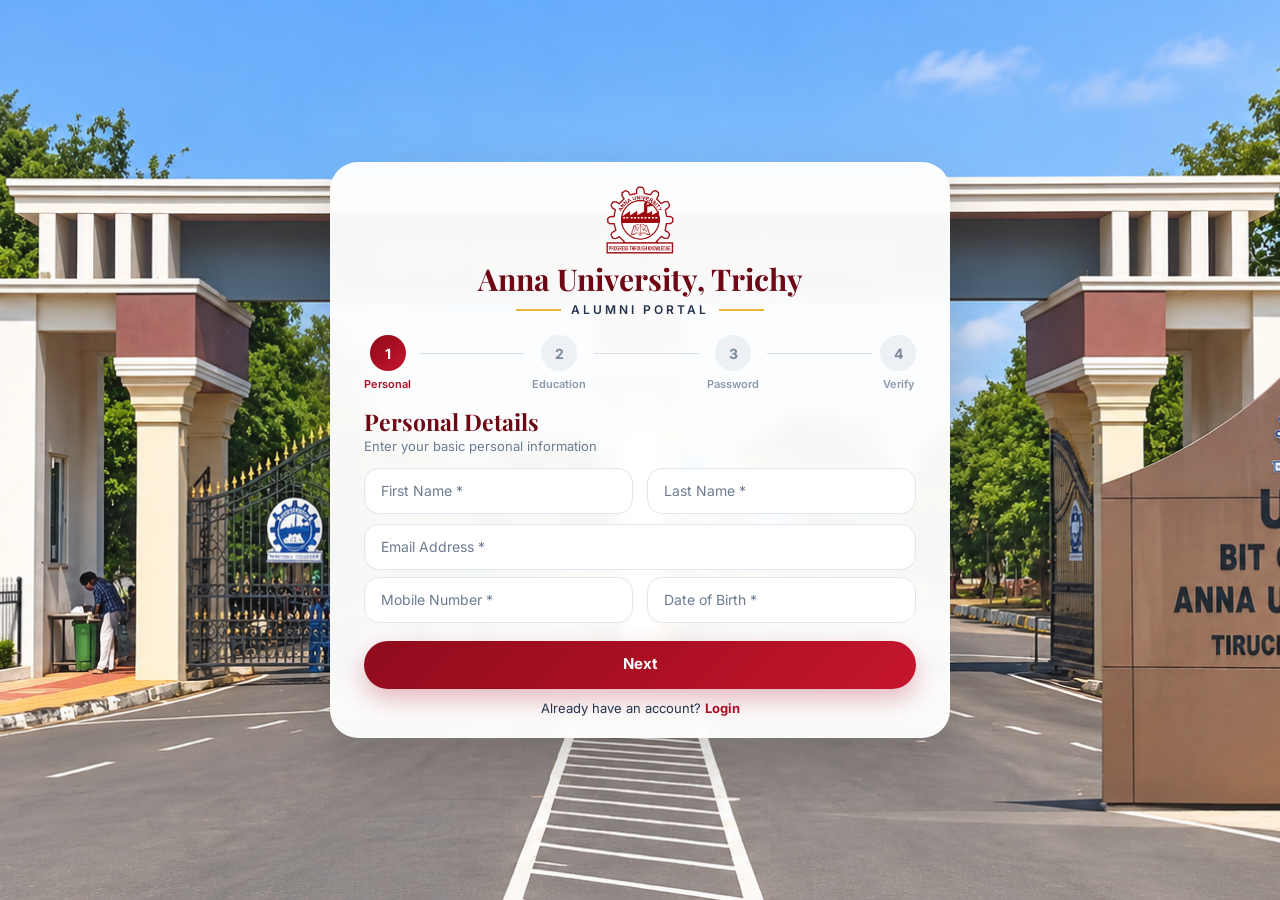
<file: register.html>
<!DOCTYPE html>
<html lang="en">

<head>

    <meta charset="UTF-8">

    <meta
        name="viewport"
        content="width=device-width, initial-scale=1.0"
    >

    <title>
        Register | Anna University, Trichy Alumni Portal
    </title>


    <!-- ==================================================
         GOOGLE FONTS
         ================================================== -->

    <link rel="preconnect" href="https://fonts.googleapis.com">

    <link
        href="https://fonts.googleapis.com/css2?family=Playfair+Display:wght@600;700&family=Inter:wght@400;500;600;700&display=swap"
        rel="stylesheet"
    >


    <!-- ==================================================
         CSS
         ================================================== -->

    <link rel="stylesheet" href="css/tokens.css">

    <link rel="stylesheet" href="css/auth.css">

</head>


<body>


<main class="auth-page">


    <!-- ==================================================
         REGISTER CARD
         ================================================== -->

    <section class="auth-card register-card">


        <!-- ==================================================
             HEADER
             ================================================== -->

        <div class="auth-header">

            <img
                src="assets/logo.png"
                alt="Anna University Logo"
                class="auth-logo"
            >

            <h1 class="auth-title">
                Anna University, Trichy
            </h1>

            <div class="auth-subtitle">
                Alumni Portal
            </div>

        </div>


        <!-- ==================================================
             STEP INDICATOR
             ================================================== -->

        <div class="register-steps">


            <!-- STEP 1 -->

            <div
                class="step-item active"
                data-step-indicator="1"
            >

                <span>1</span>

                <small>
                    Personal
                </small>

            </div>


            <div class="step-line"></div>


            <!-- STEP 2 -->

            <div
                class="step-item"
                data-step-indicator="2"
            >

                <span>2</span>

                <small>
                    Education
                </small>

            </div>


            <div class="step-line"></div>


            <!-- STEP 3 -->

            <div
                class="step-item"
                data-step-indicator="3"
            >

                <span>3</span>

                <small>
                    Password
                </small>

            </div>


            <div class="step-line"></div>


            <!-- STEP 4 -->

            <div
                class="step-item"
                data-step-indicator="4"
            >

                <span>4</span>

                <small>
                    Verify
                </small>

            </div>

        </div>


        <!-- ==================================================
             REGISTER FORM
             ================================================== -->

        <form
            id="registerForm"
            class="auth-form"
            novalidate
        >


            <!-- ==================================================
                 STEP 1
                 PERSONAL DETAILS
                 ================================================== -->

            <div
                class="register-step active"
                data-step="1"
            >

                <h2 class="step-title">
                    Personal Details
                </h2>

                <p class="step-description">
                    Enter your basic personal information
                </p>


                <!-- ==================================================
                     FIRST NAME / LAST NAME
                     ================================================== -->

                <div class="form-row">


                    <!-- FIRST NAME -->

                    <div class="field">

                        <input
                            type="text"
                            id="firstName"
                            name="firstName"
                            placeholder="First Name *"
                            autocomplete="given-name"
                            required
                        >

                        <div class="field-hint"></div>

                    </div>


                    <!-- LAST NAME -->

                    <div class="field">

                        <input
                            type="text"
                            id="lastName"
                            name="lastName"
                            placeholder="Last Name *"
                            autocomplete="family-name"
                            required
                        >

                        <div class="field-hint"></div>

                    </div>


                </div>


                <!-- ==================================================
                     EMAIL
                     ================================================== -->

                <div class="field">

                    <input
                        type="email"
                        id="email"
                        name="email"
                        placeholder="Email Address *"
                        autocomplete="email"
                        required
                    >

                    <div class="field-hint"></div>

                </div>


                <!-- ==================================================
                     MOBILE / DATE OF BIRTH
                     SAME ROW
                     ================================================== -->

                <div class="form-row">


                    <!-- MOBILE -->

                    <div class="field">

                        <input
                            type="tel"
                            id="mobile"
                            name="mobile"
                            placeholder="Mobile Number *"
                            autocomplete="tel"
                            inputmode="numeric"
                            maxlength="10"
                            required
                        >

                        <div class="field-hint"></div>

                    </div>


                    <!-- DATE OF BIRTH -->

                    <div class="field">

                        <input
                            type="text"
                            id="dob"
                            name="dob"
                            placeholder="Date of Birth *"
                            autocomplete="bday"
                            required
                        >

                        <div class="field-hint"></div>

                    </div>


                </div>


                <!-- ==================================================
                     NEXT
                     ================================================== -->

                <button
                    type="button"
                    class="btn-primary next-step"
                    data-next="2"
                >
                    Next
                </button>

            </div>


            <!-- ==================================================
                 STEP 2
                 EDUCATION DETAILS
                 ================================================== -->

            <div
                class="register-step"
                data-step="2"
            >

                <h2 class="step-title">
                    Education Details
                </h2>

                <p class="step-description">
                    Enter your academic information
                </p>


                <!-- ==================================================
                     GRADUATION YEAR
                     ================================================== -->

                <div class="field">

                    <select
                        id="graduationYear"
                        name="graduationYear"
                        required
                    >

                        <option value="">
                            Graduation Year *
                        </option>

                        <option value="2026">
                            2026
                        </option>

                        <option value="2025">
                            2025
                        </option>

                        <option value="2024">
                            2024
                        </option>

                        <option value="2023">
                            2023
                        </option>

                        <option value="2022">
                            2022
                        </option>

                        <option value="2021">
                            2021
                        </option>

                        <option value="2020">
                            2020
                        </option>

                        <option value="2019">
                            2019
                        </option>

                        <option value="2018">
                            2018
                        </option>

                        <option value="2017">
                            2017
                        </option>

                        <option value="2016">
                            2016
                        </option>

                        <option value="2015">
                            2015
                        </option>

                    </select>

                    <div class="field-hint"></div>

                </div>


                <!-- ==================================================
                     DEPARTMENT
                     ================================================== -->

                <div class="field">

                    <select
                        id="department"
                        name="department"
                        required
                    >

                        <option value="">
                            Select Department *
                        </option>

                        <option value="CSE">
                            CSE
                        </option>

                        <option value="IT">
                            IT
                        </option>

                        <option value="ECE">
                            ECE
                        </option>

                        <option value="EEE">
                            EEE
                        </option>

                        <option value="Mechanical Engineering">
                            Mechanical Engineering
                        </option>

                        <option value="Civil Engineering">
                            Civil Engineering
                        </option>

                        <option value="Production Engineering">
                            Production Engineering
                        </option>

                        <option value="Architecture">
                            Architecture
                        </option>

                        <option value="MBA">
                            MBA
                        </option>

                        <option value="MCA">
                            MCA
                        </option>

                    </select>

                    <div class="field-hint"></div>

                </div>


                <!-- ==================================================
                     DEGREE
                     ================================================== -->

                <div class="field">

                    <select
                        id="degree"
                        name="degree"
                        required
                    >

                        <option value="">
                            Select Degree *
                        </option>

                        <option value="B.E">
                            B.E
                        </option>

                        <option value="B.Tech">
                            B.Tech
                        </option>

                        <option value="M.E">
                            M.E
                        </option>

                        <option value="M.Tech">
                            M.Tech
                        </option>

                        <option value="MBA">
                            MBA
                        </option>

                        <option value="MCA">
                            MCA
                        </option>

                        <option value="B.Arch">
                            B.Arch
                        </option>

                    </select>

                    <div class="field-hint"></div>

                </div>


                <!-- ==================================================
                     BUTTONS
                     ================================================== -->

                <div class="step-buttons">


                    <button
                        type="button"
                        class="btn-back prev-step"
                        data-prev="1"
                    >
                        Back
                    </button>


                    <button
                        type="button"
                        class="btn-primary next-step"
                        data-next="3"
                    >
                        Next
                    </button>


                </div>

            </div>


            <!-- ==================================================
                 STEP 3
                 PASSWORD
                 ================================================== -->

            <div
                class="register-step"
                data-step="3"
            >

                <h2 class="step-title">
                    Create Password
                </h2>

                <p class="step-description">
                    Create a secure password for your account
                </p>


                <!-- ==================================================
                     PASSWORD
                     ================================================== -->

                <div class="field">

                    <input
                        type="password"
                        id="password"
                        name="password"
                        placeholder="Password *"
                        autocomplete="new-password"
                        required
                    >


                    <button
                        type="button"
                        class="password-toggle"
                        data-target="password"
                        aria-label="Show password"
                    >

                        <svg
                            xmlns="http://www.w3.org/2000/svg"
                            fill="none"
                            viewBox="0 0 24 24"
                            stroke="currentColor"
                        >

                            <path
                                stroke-width="2"
                                d="M1 12s4-7 11-7 11 7 11 7-4 7-11 7S1 12 1 12z"
                            />

                            <circle
                                cx="12"
                                cy="12"
                                r="3"
                                stroke-width="2"
                            />

                        </svg>

                    </button>


                    <div class="field-hint"></div>

                </div>


                <!-- ==================================================
                     CONFIRM PASSWORD
                     ================================================== -->

                <div class="field">

                    <input
                        type="password"
                        id="confirmPassword"
                        name="confirmPassword"
                        placeholder="Confirm Password *"
                        autocomplete="new-password"
                        required
                    >


                    <button
                        type="button"
                        class="password-toggle"
                        data-target="confirmPassword"
                        aria-label="Show password"
                    >

                        <svg
                            xmlns="http://www.w3.org/2000/svg"
                            fill="none"
                            viewBox="0 0 24 24"
                            stroke="currentColor"
                        >

                            <path
                                stroke-width="2"
                                d="M1 12s4-7 11-7 11 7 11 7-4 7-11 7S1 12 1 12z"
                            />

                            <circle
                                cx="12"
                                cy="12"
                                r="3"
                                stroke-width="2"
                            />

                        </svg>

                    </button>


                    <div class="field-hint"></div>

                </div>


                <!-- ==================================================
                     PASSWORD INFO
                     ================================================== -->

                <div class="password-info">

                    Use at least 8 characters with letters and numbers.

                </div>


                <!-- ==================================================
                     TERMS
                     ================================================== -->

                <label class="checkbox-row">

                    <input
                        type="checkbox"
                        id="terms"
                        name="terms"
                        required
                    >

                    <span>

                        I agree to the

                        <a href="#">
                            Terms & Conditions
                        </a>

                    </span>

                </label>


                <!-- ==================================================
                     BUTTONS
                     ================================================== -->

                <div class="step-buttons">


                    <button
                        type="button"
                        class="btn-back prev-step"
                        data-prev="2"
                    >
                        Back
                    </button>


                    <button
                        type="button"
                        class="btn-primary next-step"
                        data-next="4"
                    >
                        Next
                    </button>


                </div>

            </div>


            <!-- ==================================================
                 STEP 4
                 EMAIL OTP
                 ================================================== -->

            <div
                class="register-step"
                data-step="4"
            >


                <h2 class="step-title">
                    Verify Your Email
                </h2>


                <p class="step-description">
                    We have sent a 6-digit verification code to your email.
                </p>


                <!-- ==================================================
                     EMAIL INFORMATION
                     ================================================== -->

                <div class="otp-email-box">


                    <div class="otp-email-icon">

                        <svg
                            xmlns="http://www.w3.org/2000/svg"
                            fill="none"
                            viewBox="0 0 24 24"
                            stroke="currentColor"
                        >

                            <path
                                stroke-width="2"
                                d="M3 8l9 6 9-6M5 5h14a2 2 0 012 2v10a2 2 0 01-2 2H5a2 2 0 01-2-2V7a2 2 0 012-2z"
                            />

                        </svg>

                    </div>


                    <div class="otp-email-content">

                        <span>
                            Verification code sent to
                        </span>

                        <strong id="otpEmail">
                            your@email.com
                        </strong>

                    </div>


                </div>


                <!-- ==================================================
                     OTP LABEL
                     ================================================== -->

                <label
                    for="otp1"
                    class="otp-label"
                >
                    Enter 6-digit OTP
                </label>


                <!-- ==================================================
                     OTP INPUTS
                     ================================================== -->

                <div class="otp-inputs">


                    <input
                        type="text"
                        id="otp1"
                        class="otp-box"
                        maxlength="1"
                        inputmode="numeric"
                        autocomplete="one-time-code"
                        aria-label="OTP digit 1"
                    >


                    <input
                        type="text"
                        id="otp2"
                        class="otp-box"
                        maxlength="1"
                        inputmode="numeric"
                        aria-label="OTP digit 2"
                    >


                    <input
                        type="text"
                        id="otp3"
                        class="otp-box"
                        maxlength="1"
                        inputmode="numeric"
                        aria-label="OTP digit 3"
                    >


                    <input
                        type="text"
                        id="otp4"
                        class="otp-box"
                        maxlength="1"
                        inputmode="numeric"
                        aria-label="OTP digit 4"
                    >


                    <input
                        type="text"
                        id="otp5"
                        class="otp-box"
                        maxlength="1"
                        inputmode="numeric"
                        aria-label="OTP digit 5"
                    >


                    <input
                        type="text"
                        id="otp6"
                        class="otp-box"
                        maxlength="1"
                        inputmode="numeric"
                        aria-label="OTP digit 6"
                    >


                </div>


                <!-- ==================================================
                     HIDDEN COMBINED OTP
                     ================================================== -->

                <input
                    type="hidden"
                    id="otp"
                    name="otp"
                >


                <!-- ==================================================
                     OTP STATUS
                     ================================================== -->

                <div
                    id="otpMessage"
                    class="otp-status"
                    aria-live="polite"
                ></div>


                <!-- ==================================================
                     RESEND OTP
                     ================================================== -->

                <div class="otp-resend">


                    <button
                        type="button"
                        id="resendOtpBtn"
                        disabled
                    >

                        Resend OTP

                        <span id="otpTimer">
                            05:00
                        </span>

                    </button>


                </div>


            <div class="otp-action-buttons">

    <button
        type="button"
        id="otpBackBtn"
        class="btn-back"
    >
        Back
    </button>

    <button
        type="button"
        id="verifyOtpBtn"
        class="btn-primary otp-verify-btn"
    >
        Verify & Complete Registration
    </button>

</div>

            </div>


        </form>


        <!-- ==================================================
             FOOTER
             ================================================== -->

        <div class="auth-footer">

            Already have an account?

            <a href="index.html">
                Login
            </a>

        </div>


    </section>


</main>


<!-- ==========================================================
     JAVASCRIPT
     ========================================================== -->

<script src="js/auth.js"></script>

<script src="js/register.js"></script>


<!-- ==========================================================
     DATE OF BIRTH PLACEHOLDER / DATE PICKER
     ========================================================== -->

<script>

document.addEventListener("DOMContentLoaded", function () {

    const dob = document.getElementById("dob");

    if (!dob) return;


    dob.addEventListener("focus", function () {

        dob.type = "date";

    });


    dob.addEventListener("blur", function () {

        if (!dob.value) {

            dob.type = "text";

        }

    });

});

</script>


</body>

</html>
</file>
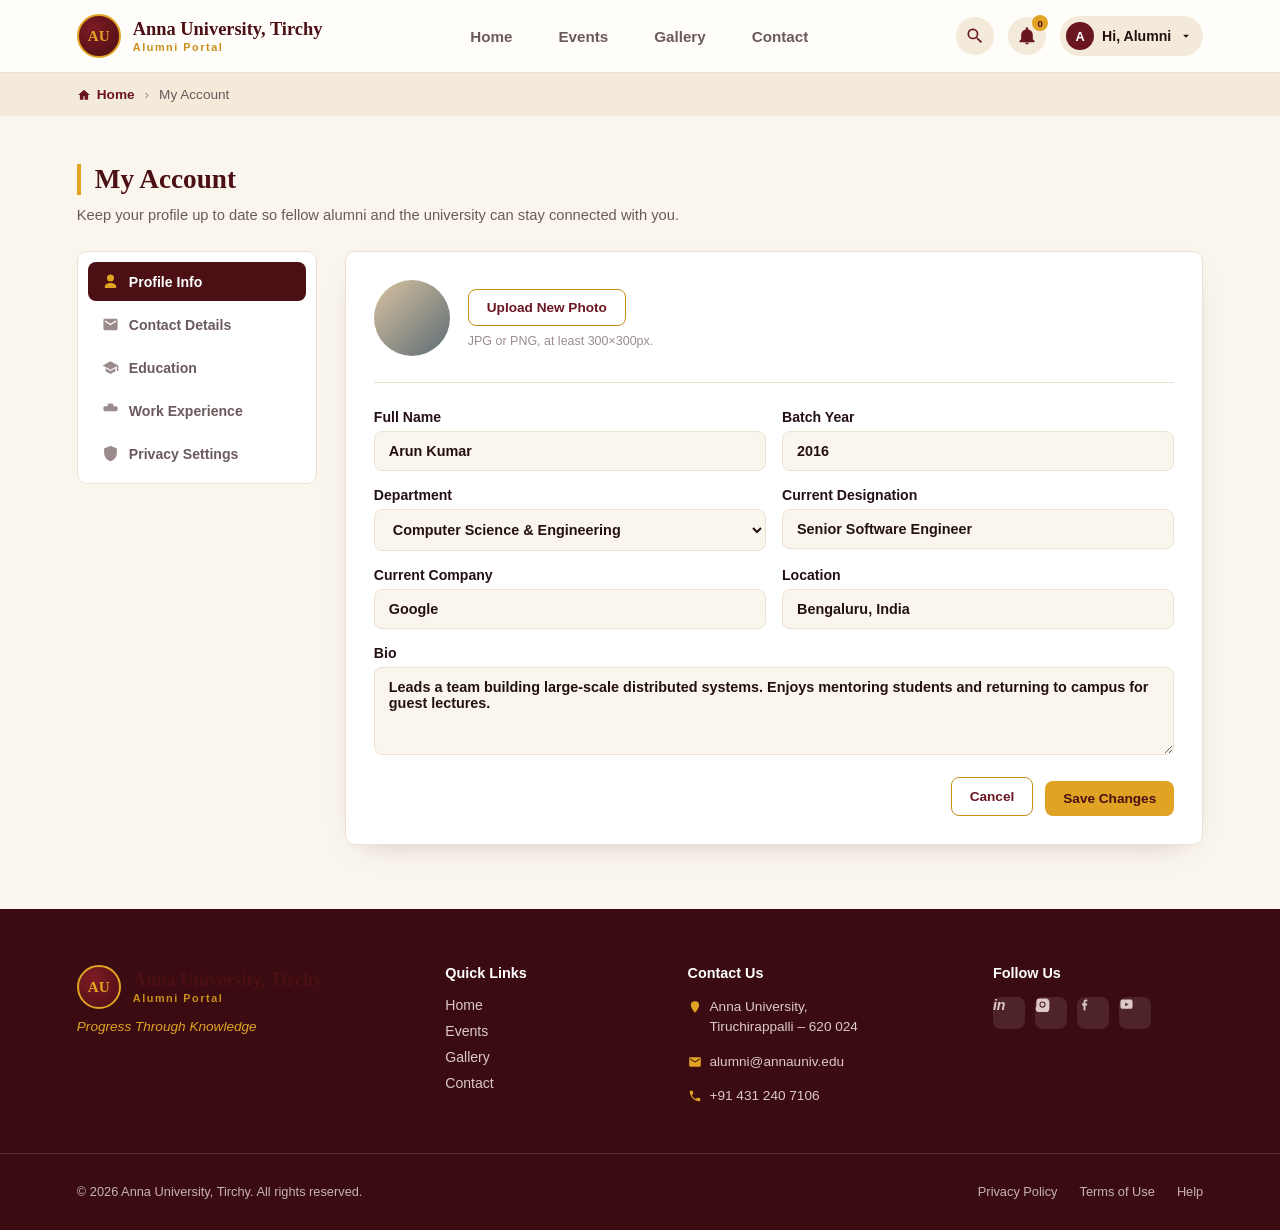
<file: update-profile.html>
<!DOCTYPE html>
<html lang="en">
<head>
<meta charset="UTF-8">
<meta name="viewport" content="width=device-width, initial-scale=1.0">
<title>My Account | Anna University, Tirchy Alumni Portal</title>
<link rel="stylesheet" href="styles.css">
</head>
<body>

<!-- ===================== HEADER ===================== -->
<header class="site-header">
  <div class="header-inner">
    <a class="brand" href="dashboard.html">
      <div class="brand-mark">AU</div>
      <div class="brand-text">
        <span class="brand-title">Anna University, Tirchy</span>
        <span class="brand-sub">Alumni Portal</span>
      </div>
    </a>

    <nav class="main-nav">
      <a href="dashboard.html">Home</a>
      <a href="events.html">Events</a>
      <a href="gallery.html">Gallery</a>
      <a href="contact.html">Contact</a>
    </nav>

    <div class="header-actions">
      <button class="icon-btn" aria-label="Search">
        <svg viewBox="0 0 24 24" width="20" height="20"><path fill="currentColor" d="M15.5 14h-.79l-.28-.27a6.5 6.5 0 1 0-.7.7l.27.28v.79l5 5L20.49 19l-5-5zm-6 0A4.5 4.5 0 1 1 14 9.5 4.5 4.5 0 0 1 9.5 14z"/></svg>
      </button>
      <button class="icon-btn" aria-label="Notifications">
        <svg viewBox="0 0 24 24" width="20" height="20"><path fill="currentColor" d="M12 22a2.5 2.5 0 0 0 2.45-2h-4.9A2.5 2.5 0 0 0 12 22zm7-6v-5a7 7 0 0 0-5.5-6.84V3a1.5 1.5 0 0 0-3 0v1.16A7 7 0 0 0 5 11v5l-1.8 1.8a1 1 0 0 0 .7 1.7h16.2a1 1 0 0 0 .7-1.7z"/></svg>
        <span class="notif-dot">0</span>
      </button>
      <div class="user-chip">
        <div class="avatar-circle">A</div>
        <span>Hi, Alumni</span>
        <svg viewBox="0 0 24 24" width="14" height="14"><path fill="currentColor" d="M7 10l5 5 5-5z"/></svg>
      </div>
    </div>
  </div>
</header>

<!-- ===================== BREADCRUMB ===================== -->
<div class="breadcrumb">
  <a href="dashboard.html">
    <svg viewBox="0 0 24 24" width="14" height="14"><path fill="currentColor" d="M12 3 2 12h3v8h6v-6h2v6h6v-8h3z"/></svg>
    Home
  </a>
  <span class="crumb-sep">&rsaquo;</span>
  <span>My Account</span>
</div>

<!-- ===================== ACCOUNT CONTENT ===================== -->
<section class="section account-section">
  <h2 class="events-list-heading">My Account</h2>
  <p class="contact-sub gallery-page-sub">Keep your profile up to date so fellow alumni and the university can stay connected with you.</p>

  <div class="account-grid">

    <nav class="account-tabs">
      <a href="#" class="account-tab active">
        <svg viewBox="0 0 24 24" width="17" height="17"><path fill="currentColor" d="M12 12a5 5 0 1 0-5-5 5 5 0 0 0 5 5zm0 2c-4.42 0-8 2-8 4.5V21h16v-2.5c0-2.5-3.58-4.5-8-4.5z"/></svg>
        Profile Info
      </a>
      <a href="#" class="account-tab">
        <svg viewBox="0 0 24 24" width="17" height="17"><path fill="currentColor" d="M20 4H4a2 2 0 0 0-2 2v12a2 2 0 0 0 2 2h16a2 2 0 0 0 2-2V6a2 2 0 0 0-2-2zm0 4-8 5-8-5V6l8 5 8-5z"/></svg>
        Contact Details
      </a>
      <a href="#" class="account-tab">
        <svg viewBox="0 0 24 24" width="17" height="17"><path fill="currentColor" d="M12 3 1 9l11 6 9-4.91V17h2V9zM5 13.18v4L12 21l7-3.82v-4L12 17z"/></svg>
        Education
      </a>
      <a href="#" class="account-tab">
        <svg viewBox="0 0 24 24" width="17" height="17"><path fill="currentColor" d="M20 6h-4V4a2 2 0 0 0-2-2h-4a2 2 0 0 0-2 2v2H4a2 2 0 0 0-2 2v3a2 2 0 0 0 2 2h16a2 2 0 0 0 2-2V8a2 2 0 0 0-2-2z"/></svg>
        Work Experience
      </a>
      <a href="#" class="account-tab">
        <svg viewBox="0 0 24 24" width="17" height="17"><path fill="currentColor" d="M12 1 3 5v6c0 5.55 3.84 10.74 9 12 5.16-1.26 9-6.45 9-12V5z"/></svg>
        Privacy Settings
      </a>
    </nav>

    <div class="account-panel">
      <div class="account-photo-row">
        <div class="account-avatar avatar-1"></div>
        <div>
          <a href="#" class="btn btn-outline small">Upload New Photo</a>
          <p class="photo-hint">JPG or PNG, at least 300&times;300px.</p>
        </div>
      </div>

      <form class="contact-form account-form" onsubmit="return false;">
        <div class="form-row">
          <label>Full Name
            <input type="text" value="Arun Kumar">
          </label>
          <label>Batch Year
            <input type="text" value="2016">
          </label>
        </div>

        <div class="form-row">
          <label>Department
            <select>
              <option selected>Computer Science &amp; Engineering</option>
              <option>Mechanical Engineering</option>
              <option>Electrical &amp; Electronics Engineering</option>
              <option>Civil Engineering</option>
              <option>Electronics &amp; Communication Engineering</option>
            </select>
          </label>
          <label>Current Designation
            <input type="text" value="Senior Software Engineer">
          </label>
        </div>

        <div class="form-row">
          <label>Current Company
            <input type="text" value="Google">
          </label>
          <label>Location
            <input type="text" value="Bengaluru, India">
          </label>
        </div>

        <label>Bio
          <textarea rows="4">Leads a team building large-scale distributed systems. Enjoys mentoring students and returning to campus for guest lectures.</textarea>
        </label>

        <div class="account-form-actions">
          <a href="#" class="btn btn-outline small">Cancel</a>
          <button type="submit" class="btn btn-gold small">Save Changes</button>
        </div>
      </form>
    </div>

  </div>
</section>

<!-- ===================== FOOTER ===================== -->
<footer class="site-footer" id="contact">
  <div class="footer-inner">
    <div class="footer-brand">
      <a class="brand" href="dashboard.html">
        <div class="brand-mark light">AU</div>
        <div class="brand-text">
          <span class="brand-title">Anna University, Tirchy</span>
          <span class="brand-sub">Alumni Portal</span>
        </div>
      </a>
      <p class="footer-tagline">Progress Through Knowledge</p>
    </div>

    <div class="footer-col">
      <h4>Quick Links</h4>
      <a href="dashboard.html">Home</a>
      <a href="events.html">Events</a>
      <a href="gallery.html">Gallery</a>
      <a href="contact.html">Contact</a>
    </div>

    <div class="footer-col">
      <h4>Contact Us</h4>
      <p><svg viewBox="0 0 24 24" width="14" height="14"><path fill="currentColor" d="M12 2a7 7 0 0 0-7 7c0 5.25 7 13 7 13s7-7.75 7-13a7 7 0 0 0-7-7z"/></svg> Anna University,<br>Tiruchirappalli – 620 024</p>
      <p><svg viewBox="0 0 24 24" width="14" height="14"><path fill="currentColor" d="M20 4H4a2 2 0 0 0-2 2v12a2 2 0 0 0 2 2h16a2 2 0 0 0 2-2V6a2 2 0 0 0-2-2zm0 4-8 5-8-5V6l8 5 8-5z"/></svg> alumni@annauniv.edu</p>
      <p><svg viewBox="0 0 24 24" width="14" height="14"><path fill="currentColor" d="M6.6 10.8c1.4 2.8 3.8 5.1 6.6 6.6l2.2-2.2c.3-.3.7-.4 1-.2 1.1.4 2.3.6 3.6.6.6 0 1 .4 1 1V20c0 .6-.4 1-1 1C10.6 21 3 13.4 3 4c0-.6.4-1 1-1h3.5c.6 0 1 .4 1 1 0 1.2.2 2.4.6 3.6.1.4 0 .8-.3 1l-2.2 2.2z"/></svg> +91 431 240 7106</p>
    </div>

    <div class="footer-col">
      <h4>Follow Us</h4>
      <div class="social-row">
        <a href="#" class="social-btn footer-social" aria-label="LinkedIn">in</a>
        <a href="#" class="social-btn footer-social" aria-label="Instagram">
          <svg viewBox="0 0 24 24" width="15" height="15"><path fill="currentColor" d="M12 2.2c3.2 0 3.6 0 4.8.1 1.2.1 2 .2 2.6.5a5.3 5.3 0 0 1 1.9 1.2 5.3 5.3 0 0 1 1.2 1.9c.3.6.5 1.4.5 2.6.1 1.2.1 1.6.1 4.8s0 3.6-.1 4.8c-.1 1.2-.2 2-.5 2.6a5.3 5.3 0 0 1-1.2 1.9 5.3 5.3 0 0 1-1.9 1.2c-.6.3-1.4.5-2.6.5-1.2.1-1.6.1-4.8.1s-3.6 0-4.8-.1c-1.2-.1-2-.2-2.6-.5a5.3 5.3 0 0 1-1.9-1.2 5.3 5.3 0 0 1-1.2-1.9c-.3-.6-.5-1.4-.5-2.6C2.2 15.6 2.2 15.2 2.2 12s0-3.6.1-4.8c.1-1.2.2-2 .5-2.6a5.3 5.3 0 0 1 1.2-1.9A5.3 5.3 0 0 1 5.9 2.8c.6-.3 1.4-.5 2.6-.5C9.7 2.2 10.1 2.2 12 2.2zM12 7a5 5 0 1 0 0 10 5 5 0 0 0 0-10zm0 8.2a3.2 3.2 0 1 1 0-6.4 3.2 3.2 0 0 1 0 6.4zm5.2-8.4a1.2 1.2 0 1 1-2.4 0 1.2 1.2 0 0 1 2.4 0z"/></svg>
        </a>
        <a href="#" class="social-btn footer-social" aria-label="Facebook">
          <svg viewBox="0 0 24 24" width="15" height="15"><path fill="currentColor" d="M13.5 21v-7.5H16l.4-3H13.5V8.4c0-.9.2-1.5 1.5-1.5h1.6V4.2C16.3 4.1 15.4 4 14.3 4c-2.3 0-3.9 1.4-3.9 4v2.5H8v3h2.4V21z"/></svg>
        </a>
        <a href="#" class="social-btn footer-social" aria-label="YouTube">
          <svg viewBox="0 0 24 24" width="15" height="15"><path fill="currentColor" d="M21.6 7.2s-.2-1.5-.8-2.2c-.8-.8-1.7-.8-2.1-.9C15.9 4 12 4 12 4s-3.9 0-6.7.1c-.4.1-1.3.1-2.1.9-.6.7-.8 2.2-.8 2.2S2.2 9 2.2 10.7v1.6c0 1.7.2 3.5.2 3.5s.2 1.5.8 2.2c.8.8 1.9.8 2.3.9C7 19 12 19 12 19s3.9 0 6.7-.2c.4-.1 1.3-.1 2.1-.9.6-.7.8-2.2.8-2.2s.2-1.7.2-3.5v-1.6c0-1.7-.2-3.5-.2-3.5zM9.9 14.6V8.9l5.4 2.9z"/></svg>
        </a>
      </div>
    </div>
  </div>

  <div class="footer-bottom">
    <p>&copy; 2026 Anna University, Tirchy. All rights reserved.</p>
    <div class="footer-legal">
      <a href="#">Privacy Policy</a>
      <a href="#">Terms of Use</a>
      <a href="#">Help</a>
    </div>
  </div>
</footer>

</body>
</html>
</file>
<file: css/tokens.css>
/* ==========================================================
   Anna University, Trichy Alumni Portal
   Design Tokens
   ========================================================== */

:root {

  /* ==========================================================
     COLORS
     ========================================================== */

  --primary-900: #6f0815;
  --primary-800: #8f0c1d;
  --primary-700: #ab0f23;
  --primary-600: #c5162e;

  --gold-500: #f2b233;
  --gold-400: #f6c55c;
  --gold-300: #f9d98a;

  --text-primary: #24344d;
  --text-secondary: #6d7b91;
  --text-light: #9aa6b8;

  --border-color: #dfe6ee;
  --border-hover: #ccd6e2;

  --surface: #ffffff;
  --surface-soft: rgba(255,255,255,0.92);

  --success: #198754;
  --danger: #dc3545;
  --warning: #ffc107;

  --overlay: rgba(0,0,0,0.15);

  /* ==========================================================
     GRADIENTS
     ========================================================== */

  --primary-gradient:
    linear-gradient(
      135deg,
      #8f0c1d 0%,
      #ab0f23 50%,
      #c5162e 100%
    );

  --gold-gradient:
    linear-gradient(
      135deg,
      #f2b233 0%,
      #f9d98a 100%
    );

  /* ==========================================================
     TYPOGRAPHY
     ========================================================== */

  --font-heading:
    "Playfair Display",
    Georgia,
    serif;

  --font-body:
    "Inter",
    "Segoe UI",
    sans-serif;

  --text-xs: 12px;
  --text-sm: 14px;
  --text-md: 16px;
  --text-lg: 18px;
  --text-xl: 22px;
  --text-2xl: 28px;
  --text-3xl: 42px;

  --fw-400: 400;
  --fw-500: 500;
  --fw-600: 600;
  --fw-700: 700;

  --line-height: 1.5;

  /* ==========================================================
     SPACING
     ========================================================== */

  --space-1: 4px;
  --space-2: 8px;
  --space-3: 12px;
  --space-4: 16px;
  --space-5: 20px;
  --space-6: 24px;
  --space-7: 28px;
  --space-8: 32px;
  --space-10: 40px;
  --space-12: 48px;

  /* ==========================================================
     BORDER RADIUS
     ========================================================== */

  --radius-sm: 10px;
  --radius-md: 14px;
  --radius-lg: 22px;
  --radius-xl: 32px;
  --radius-pill: 999px;

  /* ==========================================================
     SHADOWS
     ========================================================== */

  --shadow-card:
    0 25px 60px rgba(0,0,0,0.18);

  --shadow-soft:
    0 8px 24px rgba(0,0,0,0.08);

  --shadow-button:
    0 10px 24px rgba(171,15,35,0.28);

  /* ==========================================================
     TRANSITIONS
     ========================================================== */

  --transition-fast: 0.2s ease;
  --transition-normal: 0.3s ease;

  /* ==========================================================
   LAYOUT
   ========================================================== */

--auth-card-width: 520px;
--login-card-width: 460px;

--field-height: 48px;

  /* ==========================================================
     BACKGROUND IMAGE
     Replace with your own image later
     ========================================================== */

  --auth-bg-image:
    url("../assets/campus-bg.png");
}


/* ==========================================================
   RESET
   ========================================================== */

*,
*::before,
*::after{
  margin:0;
  padding:0;
  box-sizing:border-box;
}

html{
  scroll-behavior:smooth;
}

body{
  font-family:var(--font-body);
  color:var(--text-primary);
  line-height:var(--line-height);
}

img{
  max-width:100%;
  display:block;
}

button,
input,
select{
  font:inherit;
}

a{
  text-decoration:none;
}

ul{
  list-style:none;
}
</file>
<file: css/auth.css>
/* ==========================================================
   AUTH PAGES
   Anna University, Trichy Alumni Portal
   ========================================================== */


/* ==========================================================
   PAGE BACKGROUND
   ========================================================== */

.auth-page {
    min-height: 100vh;

    display: flex;
    align-items: center;
    justify-content: center;

    padding: 20px;

    background-image:
        linear-gradient(
            rgba(255,255,255,.05),
            rgba(255,255,255,.05)
        ),
        var(--auth-bg-image);

    background-size: cover;
    background-position: center;
    background-repeat: no-repeat;

    box-sizing: border-box;
}


/* ==========================================================
   AUTH CARD
   ========================================================== */

.auth-card {
    width: 100%;
    max-width: var(--auth-card-width);

    background: rgba(255,255,255,.96);

    border-radius: 32px;

    padding: 42px;

    box-shadow: var(--shadow-card);

    backdrop-filter: blur(6px);
    -webkit-backdrop-filter: blur(6px);

    box-sizing: border-box;
}


/* ==========================================================
   LOGIN CARD
   ========================================================== */

.login-card {
    width: 100%;
    max-width: var(--login-card-width);

    height: auto;
    min-height: 460px;
    max-height: none;

    padding: 22px 30px 24px;

    border-radius: 28px;

    overflow: visible;

    box-sizing: border-box;
}


/* ==========================================================
   REGISTER CARD
   ========================================================== */

.register-card {
    width: 100%;
    max-width: 620px;

    height: auto;
    min-height: 0;
    max-height: none;

    padding: 24px 34px 20px;

    border-radius: 28px;

    overflow: visible;

    box-sizing: border-box;
}


/* ==========================================================
   LOGO / HEADER
   ========================================================== */

.auth-header {
    text-align: center;
    margin-bottom: 16px;
}


.auth-logo {
    width: 68px;
    height: auto;

    display: block;

    margin: 0 auto 8px;
}


.auth-title {
    font-family: var(--font-heading);

    font-size: 30px;
    font-weight: 700;

    color: var(--primary-900);

    margin: 0 0 5px;

    line-height: 1.15;
}


.auth-subtitle {
    display: flex;

    align-items: center;
    justify-content: center;

    gap: 10px;

    font-size: 12px;
    font-weight: 600;

    letter-spacing: 3px;

    color: var(--text-primary);

    text-transform: uppercase;
}


.auth-subtitle::before,
.auth-subtitle::after {
    content: "";

    width: 45px;
    height: 2px;

    background: var(--gold-500);
}


/* ==========================================================
   FORM
   ========================================================== */

.auth-form {
    display: flex;

    flex-direction: column;

    gap: 10px;
}


.form-row {
    display: grid;

    grid-template-columns: 1fr 1fr;

    gap: 14px;
}


.full-width {
    grid-column: 1 / -1;
}


/* ==========================================================
   AUTH ALERT
   Success / error banner shown at the top of the form
   ========================================================== */

.auth-alert {
    display: none;

    align-items: flex-start;
    gap: 10px;

    margin-bottom: 16px;
    padding: 12px 14px;

    border-radius: var(--radius-sm);

    font-size: var(--text-sm);
    font-weight: var(--fw-500);
    line-height: 1.4;

    box-sizing: border-box;
}

.auth-alert.is-visible {
    display: flex;
}

.auth-alert svg {
    flex-shrink: 0;
    width: 18px;
    height: 18px;
    margin-top: 1px;
}

.auth-alert.success {
    background: rgba(25,135,84,0.1);
    color: var(--success);
    border: 1px solid rgba(25,135,84,0.25);
}

.auth-alert.error {
    background: rgba(220,53,69,0.08);
    color: var(--danger);
    border: 1px solid rgba(220,53,69,0.22);
}


/* ==========================================================
   FIELD
   ========================================================== */

.field {
    position: relative;

    width: 100%;
}


.field input,
.field select {
    width: 100%;

    height: 48px;
    min-height: 48px;

    border: 1px solid var(--border-color);

    border-radius: 12px;

    background: #fff;

    padding-left: 16px;
    padding-right: 48px;

    font-family: var(--font-body);

    font-size: 14px;

    color: var(--text-primary);

    transition: var(--transition-fast);

    appearance: none;
    -webkit-appearance: none;

    box-sizing: border-box;
}


.field input::placeholder {
    color: var(--text-secondary);
}


.field select {
    color: var(--text-secondary);

    cursor: pointer;
}


/* ==========================================================
   FIELD ICON
   ========================================================== */

.field-icon {
    position: absolute;

    top: 23px;
    left: 16px;

    transform: translateY(-50%);

    width: 19px;
    height: 19px;

    color: var(--text-primary);

    pointer-events: none;

    z-index: 2;
}


/* ==========================================================
   SELECT ICON
   ========================================================== */

.select-icon {
    position: absolute;

    top: 50%;
    right: 16px;

    transform: translateY(-50%);

    width: 18px;
    height: 18px;

    color: var(--text-primary);

    pointer-events: none;
}


/* ==========================================================
   PASSWORD TOGGLE
   ========================================================== */

.password-toggle {
    position: absolute;

    top: 23px;
    right: 16px;

    transform: translateY(-50%);

    width: 20px;
    height: 20px;

    display: flex;

    align-items: center;
    justify-content: center;

    border: none;

    background: none;

    padding: 0;

    cursor: pointer;

    color: var(--text-primary);

    z-index: 3;
}


.password-toggle svg {
    width: 20px;
    height: 20px;
}


/* ==========================================================
   FOCUS
   ========================================================== */

.field input:focus,
.field select:focus {
    outline: none;

    border-color: var(--gold-500);

    box-shadow:
        0 0 0 3px rgba(242,178,51,.18);
}


/* ==========================================================
   CHECKBOX
   ========================================================== */

.checkbox-row {
    display: flex;

    align-items: center;

    gap: 8px;

    margin-top: 2px;

    color: var(--text-primary);
}


.checkbox-row input {
    width: 17px;
    height: 17px;

    min-width: 17px;
    min-height: 17px;

    accent-color: var(--primary-700);

    cursor: pointer;
}


.checkbox-row span {
    font-size: 13px;
    line-height: 1.3;
}


.checkbox-row a {
    color: var(--primary-700);

    font-weight: 600;

    text-decoration: none;
}


.checkbox-row a:hover {
    text-decoration: underline;
}


/* ==========================================================
   LOGIN OPTIONS
   ========================================================== */

.auth-options {
    display: flex;

    justify-content: flex-end;

    align-items: center;

    width: 100%;

    margin-top: 2px;
}


.auth-options a {
    color: var(--primary-700);

    font-size: 13px;
    font-weight: 600;

    text-decoration: none;
}


.auth-options a:hover {
    text-decoration: underline;
}


/* ==========================================================
   PRIMARY BUTTON
   ========================================================== */

.btn-primary {
    width: 100%;

    height: 46px;
    min-height: 46px;

    border: none;

    border-radius: 999px;

    background: var(--primary-gradient);

    color: #fff;

    font-size: 15px;
    font-weight: 700;

    cursor: pointer;

    transition: var(--transition-normal);

    box-shadow: var(--shadow-button);

    margin-top: 6px;

    box-sizing: border-box;
}


.btn-primary:hover {
    transform: translateY(-2px);
}


.btn-primary:disabled {
    opacity: .65;

    cursor: not-allowed;

    transform: none;
}


/* ==========================================================
   OUTLINE BUTTON
   ========================================================== */

.btn-outline {
    width: 100%;

    height: 46px;

    border-radius: 999px;

    border: 2px solid var(--gold-500);

    background: #fff;

    color: var(--primary-700);

    font-size: 15px;
    font-weight: 700;

    cursor: pointer;

    transition: var(--transition-normal);
}


.btn-outline:hover {
    background: rgba(242,178,51,.08);
}


/* ==========================================================
   BACK BUTTON
   ========================================================== */

.btn-back {
    width: 100%;

    height: 48px;
    min-height: 48px;

    border-radius: 999px;

    border: 1px solid var(--border-color);

    background: #fff;

    color: var(--text-primary);

    font-size: 15px;
    font-weight: 600;

    cursor: pointer;

    transition: var(--transition-normal);

    box-sizing: border-box;
}


.btn-back:hover {
    border-color: var(--primary-700);

    color: var(--primary-700);
}


/* ==========================================================
   DIVIDER
   ========================================================== */

.auth-divider {
    display: flex;

    align-items: center;
    justify-content: center;

    gap: 10px;

    margin: 14px 0 12px;

    color: var(--text-primary);

    font-size: 12px;

    white-space: nowrap;
}


.auth-divider::before,
.auth-divider::after {
    content: "";

    flex: 1;

    height: 1px;

    background: #d8dde6;
}


/* ==========================================================
   FOOTER
   ========================================================== */

.auth-footer {
    text-align: center;

    margin-top: 12px;

    font-size: 13px;

    color: var(--text-primary);
}


.auth-footer a {
    color: var(--primary-700);

    font-weight: 700;

    text-decoration: none;
}


.auth-footer a:hover {
    text-decoration: underline;
}


/* ==========================================================
   REGISTER LINK
   ========================================================== */

.register-link {
    width: 100%;

    text-align: center;

    margin-top: 2px;

    line-height: 1.3;

    color: var(--text-primary);

    font-size: 13px;
}


.register-link a {
    color: var(--primary-700);

    text-decoration: none;

    font-size: 14px;

    font-weight: 700;
}


.register-link a:hover {
    text-decoration: underline;
}


/* ==========================================================
   ERROR MESSAGE
   ========================================================== */

.error-text {
    color: var(--danger);

    font-size: 12px;

    line-height: 1.2;

    margin-top: 4px;
}


/* ==========================================================
   FIELD HINT
   ========================================================== */

.field-hint {
    min-height: 0;

    font-size: 11px;

    line-height: 1.2;

    margin-top: 3px;
}


/* ==========================================================
   OTP BUTTON
   ========================================================== */

.otp-btn {
    height: 48px !important;

    margin-top: 0 !important;
}


/* ==========================================================
   OTP SUCCESS
   ========================================================== */

.otp-success {
    background: #e9f7ef;

    color: #198754;

    border: 1px solid #b7e4c7;

    padding: 10px 14px;

    border-radius: 12px;

    font-weight: 600;

    font-size: 13px;
}


/* ==========================================================
   REGISTER WIZARD
   ========================================================== */


/* ==========================================================
   STEP INDICATOR
   ========================================================== */

.register-steps {
    width: 100%;

    display: flex;

    align-items: flex-start;

    justify-content: space-between;

    margin: 8px 0 16px;

    box-sizing: border-box;
}


.step-item {
    flex: 0 0 auto;

    display: flex;

    flex-direction: column;

    align-items: center;

    justify-content: flex-start;

    color: #8b98aa;

    text-align: center;
}


.step-item span {
    width: 36px;
    height: 36px;

    display: flex;

    align-items: center;
    justify-content: center;

    border-radius: 50%;

    background: #edf1f5;

    color: #7c899b;

    font-size: 14px;
    font-weight: 700;

    transition: .25s ease;
}


.step-item small {
    display: block;

    margin-top: 5px;

    font-size: 11px;
    font-weight: 600;

    color: #8b98aa;
}


.step-item.active span {
    background: var(--primary-gradient);

    color: #fff;
}


.step-item.active small {
    color: var(--primary-700);
}


.step-item.completed span {
    background: var(--primary-700);

    color: #fff;
}


.step-item.completed small {
    color: var(--primary-700);
}


.step-line {
    flex: 1;

    height: 1px;

    background: #d8dee7;

    margin: 18px 8px 0;

    min-width: 20px;
}


/* ==========================================================
   REGISTER STEP
   ========================================================== */

.register-step {
    display: none;

    width: 100%;
}


.register-step.active {
    display: block;
}


/* ==========================================================
   STEP TITLE
   ========================================================== */

.step-title {
    font-family: var(--font-heading);

    font-size: 23px;
    font-weight: 700;

    line-height: 1.15;

    color: var(--primary-900);

    margin: 0 0 3px;
}


.step-description {
    color: var(--text-secondary);

    font-size: 13px;

    line-height: 1.35;

    margin: 0 0 12px;
}


/* ==========================================================
   REGISTER FORM ROW
   ========================================================== */

.register-step .form-row {
    display: grid;

    grid-template-columns: 1fr 1fr;

    gap: 14px;

    width: 100%;
}


/* ==========================================================
   REGISTER FIELDS
   ========================================================== */

.register-step .field {
    margin-bottom: 7px;
}


.register-step input,
.register-step select {
    width: 100%;

    height: 46px;
    min-height: 46px;

    padding: 0 16px;

    border: 1px solid var(--border-color);

    border-radius: 15px;

    background: #fff;

    color: var(--text-primary);

    font-family: var(--font-body);

    font-size: 14px;

    box-sizing: border-box;

    transition: var(--transition-fast);
}


.register-step input::placeholder {
    color: var(--text-secondary);
}


.register-step input:focus,
.register-step select:focus {
    outline: none;

    border-color: var(--gold-500);

    box-shadow:
        0 0 0 3px rgba(242,178,51,.15);
}


/* ==========================================================
   REGISTER FIELD HINT
   ========================================================== */

.register-step .field-hint {
    min-height: 0;

    margin-top: 3px;

    font-size: 11px;

    line-height: 1.2;

    color: var(--text-secondary);
}


/* ==========================================================
   REGISTER ERROR
   ========================================================== */

.register-step .error-text {
    font-size: 11px;

    line-height: 1.2;

    margin-top: 3px;

    color: var(--danger);
}


/* ==========================================================
   STEP BUTTONS
   ========================================================== */

.step-buttons {
    display: grid;

    grid-template-columns: 175px 1fr;

    gap: 14px;

    width: 100%;

    margin-top: 9px;
}


.step-buttons .btn-primary,
.step-buttons .btn-back {
    margin-top: 0;
}


/* ==========================================================
   SINGLE NEXT BUTTON
   ========================================================== */

.register-step > .next-step {
    height: 48px;

    min-height: 48px;

    margin-top: 8px;

    font-size: 15px;
}


/* ==========================================================
   PASSWORD INFO
   ========================================================== */

.password-info {
    color: var(--text-secondary);

    font-size: 12px;

    line-height: 1.3;

    margin: 1px 0 5px;
}


/* ==========================================================
   PASSWORD STEP
   ========================================================== */

.register-step .password-toggle {
    top: 23px;

    right: 15px;
}


.register-step .checkbox-row {
    margin: 4px 0 7px;

    gap: 8px;

    font-size: 14px;
}


.register-step .checkbox-row input {
    width: 18px;
    height: 18px;

    min-width: 18px;
    min-height: 18px;
}


/* ==========================================================
   OTP EMAIL BOX
   ========================================================== */

.otp-email-box {
    width: 100%;

    display: flex;

    align-items: center;

    gap: 14px;

    padding: 13px 16px;

    margin-bottom: 14px;

    border: 1px solid #ead4d4;

    border-radius: 16px;

    background: #fcf7f7;

    box-sizing: border-box;
}


.otp-email-icon {
    width: 44px;
    height: 44px;

    flex: 0 0 44px;

    display: flex;

    align-items: center;
    justify-content: center;

    border-radius: 12px;

    background: #f4e4e4;

    color: var(--primary-700);
}


.otp-email-icon svg {
    width: 23px;
    height: 23px;
}


.otp-email-content {
    min-width: 0;

    display: flex;

    flex-direction: column;

    gap: 2px;
}


.otp-email-content span {
    font-size: 12px;

    color: var(--text-secondary);
}


.otp-email-content strong {
    font-size: 16px;

    color: var(--primary-700);

    word-break: break-word;
}


/* ==========================================================
   OTP LABEL
   ========================================================== */

.otp-label {
    display: block;

    color: var(--text-primary);

    font-size: 13px;

    font-weight: 700;

    margin-bottom: 8px;
}


/* ==========================================================
   OTP INPUTS
   ========================================================== */

.otp-inputs {
    width: 100%;

    display: flex;

    align-items: center;
    justify-content: center;

    gap: 10px;

    margin-bottom: 9px;
}


.otp-box {
    width: 54px !important;
    height: 58px !important;

    min-width: 54px !important;
    min-height: 58px !important;

    padding: 0 !important;

    text-align: center;

    font-size: 21px !important;

    font-weight: 700;

    color: var(--text-primary);

    border-radius: 14px !important;

    border: 1px solid var(--border-color);
}


.otp-box:focus {
    border-color: var(--gold-500);

    box-shadow:
        0 0 0 3px rgba(242,178,51,.15);
}


/* ==========================================================
   OTP STATUS
   ========================================================== */

.otp-status {
    min-height: 18px;

    font-size: 13px;

    line-height: 1.3;

    margin: 4px 0;

    text-align: left;
}


.otp-status.success {
    color: #198754;
}


.otp-status.error {
    color: var(--danger);
}


/* ==========================================================
   OTP RESEND
   ========================================================== */

.otp-resend {
    display: flex;

    align-items: center;
    justify-content: center;

    margin: 4px 0 10px;
}


.otp-resend button {
    border: none;

    background: transparent;

    color: #8b98aa;

    font-family: var(--font-body);

    font-size: 14px;

    font-weight: 600;

    cursor: pointer;

    padding: 2px 5px;
}


.otp-resend button:not(:disabled):hover {
    color: var(--primary-700);

    text-decoration: underline;
}


.otp-resend button:disabled {
    cursor: default;

    opacity: 1;
}


/* ==========================================================
   OTP ACTION BUTTONS
   VERIFY + BACK SAME LINE
   ========================================================== */

.otp-action-buttons {
    width: 100%;

    display: grid;

    grid-template-columns: 175px 1fr;

    gap: 14px;

    margin-top: 9px;
}


.otp-action-buttons .btn-back,
.otp-action-buttons .otp-verify-btn {
    width: 100%;

    height: 48px;

    min-height: 48px;

    margin: 0 !important;

    box-sizing: border-box;
}


.otp-action-buttons .btn-back {
    font-size: 15px;
}


.otp-action-buttons .otp-verify-btn {
    font-size: 15px !important;
}


/* ==========================================================
   REGISTER FOOTER
   ========================================================== */

.register-card .auth-footer {
    margin-top: 10px;

    font-size: 13px;
}


/* ==========================================================
   TABLET
   481px - 768px
   ========================================================== */

@media (min-width: 481px) and (max-width: 768px) {

    .auth-page {
        padding: 16px;
    }


    .auth-card {
        padding: 28px;

        border-radius: 24px;
    }


    .login-card {
        width: 100%;

        max-width: 500px;

        height: auto;

        min-height: 0;

        max-height: none;

        padding: 24px;

        overflow: visible;
    }


    .register-card {
        max-width: 620px;

        padding: 22px 28px 20px;
    }


    .auth-title {
        font-size: 28px;
    }


    .auth-logo {
        width: 64px;
    }


    .auth-subtitle::before,
    .auth-subtitle::after {
        width: 38px;
    }


    .register-card .auth-title {
        font-size: 28px;
    }


    /* STEP INDICATOR */

    .register-steps {
        margin: 7px 0 15px;
    }


    .step-item span {
        width: 35px;
        height: 35px;

        font-size: 14px;
    }


    .step-item small {
        font-size: 10px;
    }


    .step-line {
        margin-top: 17px;
    }


    /* STEP CONTENT */

    .step-title {
        font-size: 23px;
    }


    .step-description {
        font-size: 13px;

        margin-bottom: 11px;
    }


    .register-step input,
    .register-step select {
        height: 46px;

        min-height: 46px;

        font-size: 13px;
    }


    .register-step .form-row {
        gap: 12px;
    }


    .step-buttons {
        grid-template-columns: 150px 1fr;

        gap: 12px;
    }


    /* OTP */

    .otp-box {
        width: 50px !important;

        min-width: 50px !important;

        height: 54px !important;

        min-height: 54px !important;
    }


    .otp-action-buttons {
        grid-template-columns: 150px 1fr;

        gap: 12px;
    }


    .form-row {
        grid-template-columns: 1fr 1fr;
    }

}


/* ==========================================================
   SMALL MOBILE
   <= 480px
   ========================================================== */

@media (max-width: 480px) {

    .auth-page {
        padding: 10px;

        align-items: center;
    }


    /* ======================================================
       LOGIN MOBILE
       ====================================================== */

    .login-card {
        width: 100%;

        max-width: 380px;

        height: auto;

        min-height: 0;

        max-height: none;

        padding: 20px 18px 24px;

        border-radius: 22px;

        overflow: visible;
    }


    .auth-header {
        margin-bottom: 11px;
    }


    .auth-logo {
        width: 56px;

        margin-bottom: 5px;
    }


    .auth-title {
        font-size: 24px;

        line-height: 1.1;
    }


    .auth-subtitle {
        font-size: 10px;

        letter-spacing: 2px;

        gap: 7px;
    }


    .auth-subtitle::before,
    .auth-subtitle::after {
        width: 28px;
    }


    .auth-form {
        gap: 8px;
    }


    .field input,
    .field select {
        height: 44px;

        min-height: 44px;

        font-size: 11px;

        padding-left: 48px;

        padding-right: 44px;
    }


    .field-icon {
        top: 22px;

        left: 15px;

        width: 18px;

        height: 18px;
    }


    .password-toggle {
        top: 22px;

        right: 15px;
    }


    .auth-options {
        justify-content: flex-end;

        margin-top: 0;
    }


    .auth-options a {
        font-size: 12px;
    }


    .btn-primary {
        height: 43px;

        min-height: 43px;

        font-size: 14px;

        margin-top: 4px;
    }


    .auth-divider {
        font-size: 11px;

        margin: 9px 0 6px;

        gap: 7px;
    }


    .register-link {
        font-size: 12px;

        margin-top: 2px;
    }


    .register-link a {
        font-size: 13px;
    }


    /* ======================================================
       REGISTER MOBILE
       ====================================================== */

    .register-card {
        width: 100%;

        max-width: 380px;

        height: auto;

        min-height: 0;

        max-height: none;

        padding: 20px 18px 22px;

        border-radius: 22px;

        overflow: visible;
    }


    .register-card .auth-header {
        margin-bottom: 10px;
    }


    .register-card .auth-logo {
        width: 56px;

        margin-bottom: 5px;
    }


    .register-card .auth-title {
        font-size: 24px;

        line-height: 1.1;
    }


    .register-card .auth-subtitle {
        font-size: 10px;

        letter-spacing: 2px;

        gap: 7px;
    }


    .register-card .auth-subtitle::before,
    .register-card .auth-subtitle::after {
        width: 28px;
    }


    /* ======================================================
       MOBILE STEP INDICATOR
       ====================================================== */

    .register-steps {
        margin: 7px 0 14px;

        width: 100%;
    }


    .step-item span {
        width: 32px;

        height: 32px;

        font-size: 13px;
    }


    .step-item small {
        font-size: 9px;

        margin-top: 4px;
    }


    .step-line {
        margin: 16px 4px 0;

        min-width: 8px;
    }


    /* ======================================================
       MOBILE STEP CONTENT
       ====================================================== */

    .step-title {
        font-size: 21px;

        line-height: 1.15;

        margin-bottom: 3px;
    }


    .step-description {
        font-size: 11px;

        line-height: 1.35;

        margin-bottom: 10px;
    }


    /* ======================================================
       MOBILE FORM ROW
       ====================================================== */

    .register-step .form-row {
        grid-template-columns: 1fr;

        gap: 0;
    }


    .register-step .field {
        margin-bottom: 7px;
    }


    .register-step input,
    .register-step select {
        height: 44px;

        min-height: 44px;

        font-size: 12px;

        padding: 0 14px;

        border-radius: 14px;
    }


    .register-step input::placeholder {
        font-size: 12px;
    }


    .register-step .field-hint {
        font-size: 10px;

        margin-top: 2px;
    }


    .register-step .error-text {
        font-size: 10px;

        margin-top: 2px;
    }


    /* ======================================================
       MOBILE BUTTONS
       ====================================================== */

    .step-buttons {
        grid-template-columns: 1fr 1fr;

        gap: 9px;

        margin-top: 7px;
    }


    .step-buttons .btn-primary,
    .step-buttons .btn-back {
        height: 44px;

        min-height: 44px;

        font-size: 13px;

        margin-top: 0;
    }


    .register-step > .next-step {
        height: 45px;

        min-height: 45px;

        font-size: 14px;

        margin-top: 6px;
    }


    /* ======================================================
       MOBILE PASSWORD
       ====================================================== */

    .register-step .password-toggle {
        top: 22px;

        right: 14px;
    }


    .password-info {
        font-size: 10px;

        margin: 1px 0 4px;
    }


    .register-step .checkbox-row {
        font-size: 11px;

        gap: 6px;

        margin: 3px 0 6px;
    }


    .register-step .checkbox-row input {
        width: 16px;

        height: 16px;

        min-width: 16px;

        min-height: 16px;
    }


    /* ======================================================
       MOBILE OTP
       ====================================================== */

    .otp-email-box {
        gap: 10px;

        padding: 11px 12px;

        margin-bottom: 12px;

        border-radius: 14px;
    }


    .otp-email-icon {
        width: 38px;

        height: 38px;

        flex: 0 0 38px;

        border-radius: 10px;
    }


    .otp-email-icon svg {
        width: 20px;

        height: 20px;
    }


    .otp-email-content span {
        font-size: 10px;
    }


    .otp-email-content strong {
        font-size: 13px;
    }


    .otp-label {
        font-size: 12px;

        margin-bottom: 7px;
    }


    .otp-inputs {
        gap: 6px;

        margin-bottom: 7px;
    }


    .otp-box {
        width: 43px !important;

        min-width: 43px !important;

        height: 48px !important;

        min-height: 48px !important;

        font-size: 18px !important;

        border-radius: 12px !important;
    }


    .otp-status {
        font-size: 11px;

        min-height: 16px;

        margin: 3px 0;
    }


    .otp-resend {
        margin: 3px 0 8px;
    }


    .otp-resend button {
        font-size: 12px;
    }


    /* ======================================================
       MOBILE OTP ACTIONS
       BACK + VERIFY SAME LINE
       ====================================================== */

    .otp-action-buttons {
        width: 100%;

        grid-template-columns: 1fr 1.55fr;

        gap: 8px;

        margin-top: 8px;

        min-width: 0;
    }


    .otp-action-buttons .btn-back,
    .otp-action-buttons .otp-verify-btn {
        width: 100%;

        height: 44px;

        min-height: 44px;

        min-width: 0;

        padding: 0 7px;

        margin: 0 !important;

        box-sizing: border-box;

        white-space: nowrap;

        overflow: hidden;
    }


    .otp-action-buttons .btn-back {
        font-size: 12px !important;
    }


    .otp-action-buttons .otp-verify-btn {
        font-size: 10.5px !important;

        font-weight: 700;

        letter-spacing: -0.35px;
    }


    .register-card .auth-footer {
        font-size: 11px;

        margin-top: 9px;
    }

}


/* ==========================================================
   VERY SMALL MOBILE
   <= 360px
   ========================================================== */

@media (max-width: 360px) {

    .auth-page {
        padding: 7px;
    }


    .register-card {
        padding: 17px 14px 19px;

        border-radius: 19px;
    }


    .login-card {
        padding: 18px 15px 21px;

        border-radius: 19px;
    }


    .register-card .auth-title,
    .auth-title {
        font-size: 21px;
    }


    .register-card .auth-logo,
    .auth-logo {
        width: 50px;
    }


    .register-steps {
        margin-bottom: 13px;
    }


    .step-item span {
        width: 30px;

        height: 30px;

        font-size: 12px;
    }


    .step-item small {
        font-size: 8px;
    }


    .step-line {
        margin-top: 15px;

        margin-left: 3px;

        margin-right: 3px;
    }


    .step-title {
        font-size: 20px;
    }


    .step-description {
        font-size: 11px;
    }


    .register-step input,
    .register-step select {
        height: 42px;

        min-height: 42px;

        font-size: 11px;
    }


    .step-buttons {
        gap: 7px;
    }


    .step-buttons .btn-primary,
    .step-buttons .btn-back {
        height: 42px;

        min-height: 42px;

        font-size: 12px;
    }


    /* OTP */

    .otp-inputs {
        gap: 4px;
    }


    .otp-box {
        width: 39px !important;

        min-width: 39px !important;

        height: 44px !important;

        min-height: 44px !important;

        font-size: 17px !important;
    }


    .otp-action-buttons {
        width: 100%;

        grid-template-columns: 1fr 1.6fr;

        gap: 6px;

        min-width: 0;
    }


    .otp-action-buttons .btn-back,
    .otp-action-buttons .otp-verify-btn {
        width: 100%;

        height: 42px;

        min-height: 42px;

        min-width: 0;

        padding: 0 5px;

        margin: 0 !important;

        box-sizing: border-box;

        white-space: nowrap;

        overflow: hidden;
    }


    .otp-action-buttons .btn-back {
        font-size: 11px !important;
    }


    .otp-action-buttons .otp-verify-btn {
        font-size: 9.5px !important;

        font-weight: 700;

        letter-spacing: -0.35px;
    }

}
</file>
<file: styles.css>
/* ===================== TOKENS ===================== */
:root{
  --maroon-900:#4b0f14;
  --maroon-800:#6a1620;
  --maroon-700:#7d1a24;
  --maroon-deep:#3a0c11;
  --gold-500:#e0a324;
  --gold-600:#c98f1a;
  --cream-100:#faf6ee;
  --cream-200:#f3ead9;
  --ink-900:#241012;
  --ink-600:#6b5a5c;
  --ink-400:#9c8b8d;
  --border-soft:#ece2d3;
  --radius-md:10px;
  --radius-lg:16px;
  --shadow-card:0 10px 30px -18px rgba(75,15,20,.35);
  --font-display:'Georgia','Iowan Old Style',serif;
  --font-body:'Segoe UI',Roboto,Helvetica,Arial,sans-serif;
}

*{box-sizing:border-box;}
html{scroll-behavior:smooth;}
body{
  margin:0;
  font-family:var(--font-body);
  color:var(--ink-900);
  background:var(--cream-100);
  -webkit-font-smoothing:antialiased;
}
a{text-decoration:none;color:inherit;}
h1,h2,h3{font-family:var(--font-display);margin:0;}
img,svg{display:block;}
button{font:inherit;border:none;background:none;cursor:pointer;color:inherit;}
:focus-visible{outline:2px solid var(--gold-500);outline-offset:2px;}

.section{padding:64px 6vw;max-width:1440px;margin:0 auto;}
.link-arrow{
  color:var(--maroon-800);
  font-weight:600;
  font-size:.92rem;
  white-space:nowrap;
}
.section-heading{
  display:flex;
  align-items:flex-end;
  justify-content:space-between;
  gap:16px;
  margin-bottom:28px;
}
.section-heading h2{font-size:1.7rem;color:var(--maroon-900);}

/* ===================== HEADER ===================== */
.site-header{
  position:sticky;top:0;z-index:50;
  background:#fffdf9;
  border-bottom:1px solid var(--border-soft);
}
.header-inner{
  max-width:1440px;margin:0 auto;
  display:flex;align-items:center;justify-content:space-between;
  padding:14px 6vw;
  gap:24px;
}
.brand{display:flex;align-items:center;gap:12px;}
.brand-mark{
  width:44px;height:44px;border-radius:50%;
  background:radial-gradient(circle at 35% 30%,var(--maroon-700),var(--maroon-900));
  color:var(--gold-500);
  display:flex;align-items:center;justify-content:center;
  font-family:var(--font-display);font-weight:700;font-size:.95rem;
  border:2px solid var(--gold-500);
  flex-shrink:0;
}
.brand-mark.light{border-color:var(--gold-500);}
.brand-text{display:flex;flex-direction:column;line-height:1.25;}
.brand-title{font-family:var(--font-display);font-weight:700;color:var(--maroon-900);font-size:1.15rem;}
.brand-sub{font-size:.68rem;letter-spacing:.14em;color:var(--gold-600);font-weight:600;}

.main-nav{display:flex;align-items:center;gap:6px;}
.main-nav a{
  padding:10px 20px;border-radius:999px;
  font-size:.95rem;font-weight:600;color:var(--ink-600);
  transition:background .15s ease,color .15s ease;
}
.main-nav a:hover{color:var(--maroon-800);}
.main-nav a.active{background:var(--maroon-900);color:#fff;}

.header-actions{display:flex;align-items:center;gap:14px;}
.icon-btn{
  position:relative;width:38px;height:38px;border-radius:50%;
  display:flex;align-items:center;justify-content:center;
  color:var(--maroon-800);background:var(--cream-200);
}
.notif-dot{
  position:absolute;top:-2px;right:-2px;
  background:var(--gold-500);color:var(--maroon-900);
  font-size:.6rem;font-weight:700;
  width:16px;height:16px;border-radius:50%;
  display:flex;align-items:center;justify-content:center;
}
.user-chip{
  display:flex;align-items:center;gap:8px;
  font-size:.88rem;font-weight:600;color:var(--ink-900);
  padding:6px 10px 6px 6px;border-radius:999px;background:var(--cream-200);
}
.avatar-circle{
  width:28px;height:28px;border-radius:50%;
  background:var(--maroon-800);color:#fff;
  display:flex;align-items:center;justify-content:center;
  font-size:.8rem;font-weight:700;
}

/* ===================== HERO ===================== */
.hero{
  position:relative;
  min-height:420px;
  display:flex;align-items:center;
  overflow:hidden;
  background:
    linear-gradient(115deg,var(--maroon-900) 0%,var(--maroon-900) 38%,transparent 39%),
    linear-gradient(115deg,transparent 37%,var(--gold-500) 37.4%,var(--gold-500) 38.4%,transparent 38.8%);
}
.hero-photo{
  position:absolute;inset:0;
  background:
    radial-gradient(ellipse at 75% 30%,rgba(255,255,255,.18),transparent 55%),
    repeating-linear-gradient(90deg,#7c8d78 0 3%,#8fa08a 3% 6%),
    linear-gradient(180deg,#bcd4e6 0%,#dce9ef 45%,#e7ddc2 46%,#cdbf95 100%);
  opacity:.9;
}
.hero-content{
  position:relative;z-index:2;
  color:#fff;
  max-width:640px;
  padding:56px 0 56px 6vw;
}
.hero-eyebrow{
  color:var(--gold-500);
  font-size:.82rem;font-weight:600;
  letter-spacing:.12em;text-transform:uppercase;
  margin:0 0 10px;
}
.hero-content h1{
  font-size:2.6rem;line-height:1.12;
  color:#fdf8ee;margin-bottom:14px;
}
.hero-content h1 span{color:var(--gold-500);}
.hero-tagline{
  font-size:1.05rem;font-weight:600;color:#f0e2c4;
  margin:0 0 14px;
  border-bottom:2px solid var(--gold-500);
  display:inline-block;padding-bottom:6px;
}
.hero-desc{
  color:#e7d9d5;font-size:.98rem;line-height:1.6;
  max-width:460px;margin:0 0 26px;
}
.hero-buttons{display:flex;gap:14px;flex-wrap:wrap;}
.hero-motto{
  position:absolute;top:38px;right:5vw;z-index:2;
  font-family:var(--font-display);font-style:italic;
  color:#fff;font-size:1.3rem;line-height:1.35;text-align:right;
  text-shadow:0 2px 10px rgba(0,0,0,.3);
}

/* buttons */
.btn{
  display:inline-flex;align-items:center;gap:8px;
  padding:13px 24px;border-radius:8px;
  font-weight:700;font-size:.92rem;
  transition:transform .12s ease,box-shadow .12s ease;
}
.btn:hover{transform:translateY(-1px);}
.btn.small{padding:10px 18px;font-size:.85rem;}
.btn-gold{background:var(--gold-500);color:var(--maroon-900);}
.btn-gold:hover{background:var(--gold-600);}
.btn-outline-light{border:1.5px solid rgba(255,255,255,.75);color:#fff;}
.btn-outline-light:hover{background:rgba(255,255,255,.12);}
.btn-outline{border:1.5px solid var(--gold-600);color:var(--maroon-800);font-weight:700;}
.btn-outline:hover{background:var(--cream-200);}

/* ===================== ANNOUNCEMENTS ===================== */
.announcements{
  display:flex;align-items:center;gap:20px;
  background:#fff;border-bottom:1px solid var(--border-soft);
  padding:12px 6vw;
}
.announce-label{
  display:flex;align-items:center;gap:8px;
  background:var(--maroon-900);color:var(--gold-500);
  padding:9px 18px;border-radius:999px;
  font-weight:700;font-size:.85rem;white-space:nowrap;
  clip-path:polygon(0 0,100% 0,92% 100%,0% 100%);
  padding-right:26px;
}
.announce-track{
  flex:1;display:flex;gap:14px;align-items:center;
  font-size:.9rem;font-weight:600;color:var(--maroon-800);
  overflow:hidden;white-space:nowrap;
}
.announce-track .dot{color:var(--gold-600);}
.announce-nav{display:flex;gap:8px;}
.announce-nav button{
  width:30px;height:30px;border-radius:50%;
  background:var(--cream-200);color:var(--maroon-800);
  display:flex;align-items:center;justify-content:center;
  font-size:1.1rem;
}

/* ===================== EVENTS + WELCOME ===================== */
.section-grid{
  display:grid;
  grid-template-columns:2.1fr 1fr;
  gap:32px;
}
.event-cards{display:grid;grid-template-columns:repeat(3,1fr);gap:20px;}
.event-card{
  background:#fff;border:1px solid var(--border-soft);
  border-radius:var(--radius-md);overflow:hidden;
  box-shadow:var(--shadow-card);
}
.event-photo{
  position:relative;height:120px;
  background:linear-gradient(135deg,#d7c9a8,#8fa3ad);
}
.photo-1{background:linear-gradient(135deg,#c9b98f,#7a8aa0);}
.photo-2{background:linear-gradient(135deg,#a9b9a0,#5f6f74);}
.photo-3{background:linear-gradient(135deg,#bfa98a,#6b5f6f);}
.event-date{
  position:absolute;top:12px;left:12px;
  background:var(--maroon-900);color:#fff;
  padding:6px 12px;border-radius:6px;text-align:center;
  line-height:1.1;
}
.event-date .day{display:block;font-size:1.3rem;font-weight:700;}
.event-date .month{display:block;font-size:.62rem;letter-spacing:.06em;color:var(--gold-500);}
.event-body{padding:18px;}
.event-body h3{font-size:1.05rem;color:var(--maroon-900);margin-bottom:10px;}
.event-meta{
  display:flex;align-items:center;gap:6px;
  font-size:.82rem;color:var(--ink-600);margin:0 0 6px;
}
.event-meta svg{color:var(--gold-600);flex-shrink:0;}
.event-body .link-arrow.small{margin-top:10px;display:inline-block;font-size:.85rem;}

.welcome-card{
  background:linear-gradient(160deg,var(--maroon-800),var(--maroon-deep));
  color:#fff;border-radius:var(--radius-md);
  padding:30px;position:relative;overflow:hidden;
  display:flex;flex-direction:column;gap:14px;
}
.welcome-card::after{
  content:"";position:absolute;right:-30px;bottom:-30px;
  width:180px;height:180px;border-radius:50%;
  background:rgba(224,163,36,.12);
}
.welcome-card h3{font-size:1.4rem;position:relative;z-index:1;}
.welcome-card p{font-size:.92rem;line-height:1.6;color:#e7d9d5;position:relative;z-index:1;margin:0;}
.welcome-card .btn{align-self:flex-start;position:relative;z-index:1;}
.welcome-quote{
  margin-top:auto;font-family:var(--font-display);font-style:italic;
  font-size:1rem;color:#f0e2c4;border-top:1px solid rgba(255,255,255,.18);
  padding-top:14px;
}

/* ===================== STATS ===================== */
.stats-section{padding-top:0;}
.stats-section h2{color:var(--maroon-900);font-size:1.7rem;margin-bottom:24px;}
.stats-grid{display:grid;grid-template-columns:repeat(4,1fr);gap:20px;}
.stat-card{
  background:#fff;border:1px solid var(--border-soft);
  border-radius:var(--radius-md);padding:24px;
  display:flex;align-items:center;gap:16px;
}
.stat-icon{
  width:54px;height:54px;border-radius:50%;
  background:var(--cream-200);color:var(--maroon-800);
  display:flex;align-items:center;justify-content:center;flex-shrink:0;
}
.stat-num{font-family:var(--font-display);font-size:1.6rem;color:var(--maroon-900);font-weight:700;}
.stat-label{font-size:.85rem;color:var(--ink-600);}

/* ===================== STORIES ===================== */
.story-cards{display:grid;grid-template-columns:repeat(3,1fr);gap:24px;}
.story-card{
  background:#fff;border:1px solid var(--border-soft);
  border-radius:var(--radius-md);padding:24px;
  box-shadow:var(--shadow-card);
  display:flex;flex-direction:column;gap:16px;
}
.story-top{display:flex;gap:14px;align-items:flex-start;}
.story-avatar{
  width:58px;height:58px;border-radius:50%;flex-shrink:0;
  background:linear-gradient(135deg,#c9b8a8,#7d6a6e);
}
.avatar-1{background:linear-gradient(135deg,#d8c3a1,#5d6b74);}
.avatar-2{background:linear-gradient(135deg,#e3c9c9,#8a5d6b);}
.avatar-3{background:linear-gradient(135deg,#c3cfd8,#4f5b6b);}
.story-top h3{font-size:1.02rem;color:var(--maroon-900);}
.story-batch{font-size:.78rem;color:var(--ink-400);margin:2px 0 4px;}
.story-role{font-size:.85rem;color:var(--ink-600);margin:0;line-height:1.4;font-weight:600;}
.story-quote{
  font-family:var(--font-display);font-style:italic;
  font-size:.95rem;color:var(--ink-900);line-height:1.55;margin:0;flex:1;
}
.story-footer{display:flex;align-items:center;justify-content:space-between;}
.social-btn{
  width:32px;height:32px;border-radius:8px;
  background:var(--maroon-900);color:#fff;
  display:flex;align-items:center;justify-content:center;
  font-size:.78rem;font-weight:700;font-style:italic;
}

/* ===================== GALLERY ===================== */
.gallery-grid{grid-template-columns:2.3fr 1fr;align-items:stretch;}
.gallery-heading-right{display:flex;align-items:center;gap:16px;}
.gallery-strip{display:grid;grid-template-columns:repeat(5,1fr);gap:14px;}
.gallery-thumb{
  aspect-ratio:1/1.05;border-radius:var(--radius-md);
  background:linear-gradient(150deg,#cdbf9c,#8a9aa4);
}
.g1{background:linear-gradient(150deg,#e3ddc9,#9fb0b8);}
.g2{background:linear-gradient(150deg,#7d8a6d,#3f4a3a);}
.g3{background:linear-gradient(150deg,#c6b79b,#8a7562);}
.g4{background:linear-gradient(150deg,#4a3b33,#2a2320);}
.g5{background:linear-gradient(150deg,#d9c9a3,#7c6a4f);}

.stronger-card{
  background:linear-gradient(160deg,var(--maroon-800),var(--maroon-deep));
  color:#fff;border-radius:var(--radius-md);
  padding:30px;display:flex;flex-direction:column;justify-content:center;
  position:relative;overflow:hidden;
}
.quote-mark{
  font-family:var(--font-display);font-size:3rem;color:var(--gold-500);
  margin:0;line-height:1;opacity:.85;
}
.stronger-card h3{font-size:1.6rem;margin:6px 0 12px;}
.stronger-card p{margin:0;color:#e7d9d5;font-size:.95rem;line-height:1.5;}

/* ===================== FOOTER ===================== */
.site-footer{background:var(--maroon-deep);color:#f1e4e1;}
.footer-inner{
  max-width:1440px;margin:0 auto;
  padding:56px 6vw 32px;
  display:grid;grid-template-columns:1.6fr 1fr 1.3fr 1fr;gap:32px;
}
.footer-tagline{font-style:italic;color:var(--gold-500);font-size:.85rem;margin-top:10px;}
.footer-col h4{
  font-family:var(--font-body);font-size:.9rem;font-weight:700;
  color:#fff;margin:0 0 16px;
}
.footer-col a{display:block;font-size:.88rem;color:#dcc9c6;margin-bottom:10px;}
.footer-col a:hover{color:var(--gold-500);}
.footer-col p{
  display:flex;gap:8px;font-size:.85rem;color:#dcc9c6;
  margin:0 0 14px;line-height:1.5;
}
.footer-col p svg{color:var(--gold-500);flex-shrink:0;margin-top:3px;}
.social-row{display:flex;gap:10px;}
.footer-social{background:rgba(255,255,255,.1);}
.footer-social:hover{background:var(--gold-500);color:var(--maroon-900);}

.footer-bottom{
  border-top:1px solid rgba(255,255,255,.14);
  padding:18px 6vw;
  display:flex;align-items:center;justify-content:space-between;flex-wrap:wrap;gap:10px;
  font-size:.8rem;color:#c7b3b0;
}
.footer-legal{display:flex;gap:22px;}
.footer-legal a:hover{color:var(--gold-500);}

/* ===================== PAGE HERO (interior pages) ===================== */
.page-hero{
  position:relative;
  min-height:280px;
  display:flex;align-items:center;
  overflow:hidden;
}
.page-hero-photo{
  position:absolute;inset:0;
  background:
    linear-gradient(100deg,rgba(75,15,20,.82) 0%,rgba(75,15,20,.55) 32%,rgba(75,15,20,0) 58%),
    radial-gradient(ellipse at 75% 30%,rgba(255,255,255,.18),transparent 55%),
    repeating-linear-gradient(90deg,#7c8d78 0 3%,#8fa08a 3% 6%),
    linear-gradient(180deg,#bcd4e6 0%,#dce9ef 45%,#e7ddc2 46%,#cdbf95 100%);
}
.page-hero-content{
  position:relative;z-index:2;
  color:#fff;max-width:560px;
  padding:44px 0 44px 6vw;
}
.page-hero-content h1{
  font-size:3rem;color:#fdf8ee;margin:6px 0 14px;
  border-bottom:3px solid var(--gold-500);
  display:inline-block;padding-bottom:10px;
}
.page-hero-content .hero-desc{color:#f0e6e0;max-width:420px;}

/* ===================== BREADCRUMB ===================== */
.breadcrumb{
  display:flex;align-items:center;gap:10px;
  background:var(--cream-200);
  padding:14px 6vw;
  font-size:.85rem;color:var(--ink-600);
}
.breadcrumb a{
  display:inline-flex;align-items:center;gap:6px;
  color:var(--maroon-800);font-weight:600;
}
.breadcrumb .crumb-sep{color:var(--ink-400);}

/* ===================== EVENTS LIST PAGE ===================== */
.events-list-section{padding-top:48px;}
.events-list-heading{
  font-size:1.7rem;color:var(--maroon-900);
  margin-bottom:26px;
  border-left:4px solid var(--gold-500);
  padding-left:14px;
}
.events-grid{
  display:grid;grid-template-columns:repeat(3,1fr);gap:24px;
}
.event-card-full{
  background:#fff;border:1px solid var(--border-soft);
  border-radius:var(--radius-md);overflow:hidden;
  box-shadow:var(--shadow-card);
  display:flex;flex-direction:column;
}
.event-card-full .event-photo{height:150px;}
.photo-4{background:linear-gradient(135deg,#9aa8b8,#4d5666);}
.photo-5{background:linear-gradient(135deg,#3a2e40,#171018);}
.photo-6{background:linear-gradient(135deg,#c4c9c1,#8b8f86);}
.event-card-full .event-body{padding:20px;display:flex;flex-direction:column;flex:1;}
.event-card-full .event-meta{flex-wrap:wrap;}
.event-desc{
  font-size:.85rem;color:var(--ink-600);line-height:1.55;
  margin:6px 0 16px;
}
.event-card-full .btn{margin-top:auto;align-self:flex-start;}

/* ===================== CONTACT PAGE ===================== */
.contact-section{padding-top:48px;}
.contact-grid{display:grid;grid-template-columns:1.5fr 1fr;gap:32px;align-items:start;}
.contact-heading h2{font-size:1.7rem;color:var(--maroon-900);margin-bottom:6px;}
.contact-heading p{font-size:.92rem;color:var(--ink-600);margin:0 0 24px;}
.contact-info-grid{display:grid;grid-template-columns:1fr 1fr;gap:18px;margin-bottom:36px;}
.contact-info-card{
  background:#fff;border:1px solid var(--border-soft);
  border-radius:var(--radius-md);padding:20px;
  display:flex;gap:14px;align-items:flex-start;
}
.contact-icon{
  width:46px;height:46px;border-radius:50%;flex-shrink:0;
  background:var(--maroon-900);color:var(--gold-500);
  display:flex;align-items:center;justify-content:center;
}
.contact-info-card h4{font-family:var(--font-display);color:var(--maroon-900);font-size:1.02rem;margin:0 0 6px;}
.contact-info-card p{font-size:.86rem;color:var(--ink-600);line-height:1.5;margin:0;}
.contact-info-card p.muted{color:var(--ink-400);font-size:.8rem;margin-top:6px;}

.find-us h3{font-size:1.3rem;color:var(--maroon-900);margin-bottom:6px;}
.find-us > p{font-size:.9rem;color:var(--ink-600);margin:0 0 16px;}
.map-frame{
  position:relative;height:280px;border-radius:var(--radius-md);
  overflow:hidden;border:1px solid var(--border-soft);
  background:
    linear-gradient(#e9e4d6 1px,transparent 1px) 0 0/34px 34px,
    linear-gradient(90deg,#e9e4d6 1px,transparent 1px) 0 0/34px 34px,
    #f2eee2;
}
.map-pin-card{
  position:absolute;top:46%;left:38%;transform:translate(-50%,-100%);
  background:#fff;border-radius:8px;box-shadow:0 8px 20px rgba(0,0,0,.15);
  padding:10px 14px;font-size:.8rem;min-width:170px;
}
.map-pin-card strong{display:block;color:var(--maroon-900);font-size:.85rem;margin-bottom:2px;}
.map-pin-card a{color:var(--maroon-800);font-weight:600;font-size:.78rem;}
.map-pin-dot{
  position:absolute;top:46%;left:38%;transform:translate(-50%,-4px);
  color:#c0392b;
}
.map-label{position:absolute;font-size:.78rem;color:var(--ink-600);font-weight:600;}
.map-zoom{
  position:absolute;right:14px;bottom:14px;
  display:flex;flex-direction:column;gap:2px;
  background:#fff;border-radius:6px;overflow:hidden;box-shadow:0 2px 8px rgba(0,0,0,.12);
}
.map-zoom button{width:32px;height:32px;font-size:1.1rem;color:var(--ink-600);}
.map-zoom button:first-child{border-bottom:1px solid var(--border-soft);}

.contact-form-card{
  background:#fff;border:1px solid var(--border-soft);
  border-radius:var(--radius-md);padding:32px;
  box-shadow:var(--shadow-card);
}
.contact-form-card h2{font-size:1.4rem;color:var(--maroon-900);margin-bottom:6px;}
.contact-form-card > p{font-size:.88rem;color:var(--ink-600);margin:0 0 22px;}
.form-field{margin-bottom:18px;}
.form-field label{
  display:block;font-size:.85rem;font-weight:700;color:var(--ink-900);margin-bottom:7px;
}
.form-field label .req{color:#b5342a;}
.form-field input,
.form-field select,
.form-field textarea{
  width:100%;padding:12px 14px;border-radius:8px;
  border:1px solid var(--border-soft);background:var(--cream-100);
  font-family:inherit;font-size:.9rem;color:var(--ink-900);
}
.form-field textarea{resize:vertical;min-height:110px;}
.form-field input:focus,.form-field select:focus,.form-field textarea:focus{
  outline:none;border-color:var(--gold-600);background:#fff;
}
.contact-form-card .btn-gold{width:100%;justify-content:center;}

/* ===================== GALLERY PAGE ===================== */
.gallery-page-section{padding-top:48px;}
.gallery-page-heading h2{font-size:1.7rem;color:var(--maroon-900);margin-bottom:6px;}
.gallery-page-heading p{font-size:.92rem;color:var(--ink-600);margin:0 0 26px;}
.gallery-tile-grid{
  display:grid;grid-template-columns:repeat(4,1fr);gap:18px;
}
.gallery-tile{
  position:relative;aspect-ratio:4/3;border-radius:var(--radius-md);
  overflow:hidden;background:linear-gradient(150deg,#cdbf9c,#8a9aa4);
}
.gallery-tile::after{
  content:"";position:absolute;inset:0;
  background:linear-gradient(to top,rgba(20,5,7,.78) 0%,rgba(20,5,7,.15) 45%,transparent 65%);
}
.tile-label{
  position:absolute;left:16px;right:16px;bottom:14px;z-index:1;
  display:flex;align-items:center;justify-content:space-between;
  color:#fff;font-weight:700;font-size:.98rem;
}
.tile-count{
  display:flex;align-items:center;gap:5px;
  font-size:.82rem;font-weight:600;color:#f0e2c4;
}
.t1{background:linear-gradient(150deg,#e3ddc9,#9fb0b8);}
.t2{background:linear-gradient(150deg,#a9c1de,#5b7592);}
.t3{background:linear-gradient(150deg,#5a1a20,#2a0c10);}
.t4{background:linear-gradient(150deg,#c7bda4,#7d8a95);}
.t5{background:linear-gradient(150deg,#7d9a5f,#3d5230);}
.t6{background:linear-gradient(150deg,#c6b79b,#8a7562);}
.t7{background:linear-gradient(150deg,#3a2e40,#171018);}
.t8{background:linear-gradient(150deg,#d9ddd0,#8a9a86);}
.t9{background:linear-gradient(150deg,#d9c9a3,#7c6a4f);}
.t10{background:linear-gradient(150deg,#6b1a22,#33090d);}
.t11{background:linear-gradient(150deg,#7a8a5f,#3a4a2c);}
.t12{background:linear-gradient(150deg,#e6c98a,#8a6a4f);}

/* ===================== CONTACT PAGE ===================== */
.contact-section{padding-top:48px;}
.contact-grid{display:grid;grid-template-columns:1.6fr 1fr;gap:32px;align-items:start;}
.contact-heading{
  font-size:1.5rem;color:var(--maroon-900);
  border-left:4px solid var(--gold-500);padding-left:14px;
  margin-bottom:6px;
}
.contact-sub{color:var(--ink-600);font-size:.92rem;margin:0 0 22px;}
.contact-info-grid{
  display:grid;grid-template-columns:1fr 1fr;gap:16px;margin-bottom:36px;
}
.contact-info-card{
  background:#fff;border:1px solid var(--border-soft);
  border-radius:var(--radius-md);padding:18px;
  display:flex;gap:14px;align-items:flex-start;
}
.contact-icon{
  width:44px;height:44px;border-radius:50%;flex-shrink:0;
  background:var(--maroon-900);color:var(--gold-500);
  display:flex;align-items:center;justify-content:center;
}
.contact-info-card h3{font-size:.98rem;color:var(--maroon-900);margin-bottom:4px;}
.contact-info-card p{font-size:.85rem;color:var(--ink-900);line-height:1.5;margin:0;}
.contact-info-card .muted{color:var(--ink-400);font-size:.8rem;}

.find-us-heading{margin-top:8px;}
.map-placeholder{
  position:relative;height:280px;border-radius:var(--radius-md);
  overflow:hidden;border:1px solid var(--border-soft);
  background:
    linear-gradient(0deg,rgba(0,0,0,.03),rgba(0,0,0,.03)),
    repeating-linear-gradient(0deg,#e7e2d6 0 2px,#f2eee2 2px 40px),
    repeating-linear-gradient(90deg,#e7e2d6 0 2px,#f2eee2 2px 40px);
}
.map-pin{
  position:absolute;top:46%;left:38%;transform:translate(-50%,-100%);
  color:#c0392b;
}
.map-card{
  position:absolute;top:38%;left:44%;
  background:#fff;padding:10px 14px;border-radius:8px;
  box-shadow:0 6px 18px rgba(0,0,0,.15);
  font-size:.85rem;line-height:1.4;
}
.map-card a{color:#1a73e8;font-size:.8rem;display:block;margin-top:2px;}
.map-zoom{
  position:absolute;bottom:14px;right:14px;
  display:flex;flex-direction:column;
  background:#fff;border-radius:6px;overflow:hidden;
  box-shadow:0 4px 10px rgba(0,0,0,.12);
}
.map-zoom button{
  width:32px;height:32px;font-size:1.1rem;color:var(--ink-900);
  border-bottom:1px solid var(--border-soft);
}
.map-zoom button:last-child{border-bottom:none;}

.contact-form-card{
  background:#fff;border:1px solid var(--border-soft);
  border-radius:var(--radius-md);padding:28px;
  box-shadow:var(--shadow-card);
}
.contact-form{display:flex;flex-direction:column;gap:16px;}
.contact-form label{
  font-size:.88rem;font-weight:600;color:var(--ink-900);
  display:flex;flex-direction:column;gap:6px;
}
.req{color:#c0392b;}
.contact-form input,
.contact-form select,
.contact-form textarea{
  font:inherit;font-size:.9rem;color:var(--ink-900);
  padding:11px 14px;border:1px solid var(--border-soft);
  border-radius:8px;background:var(--cream-100);
  resize:vertical;
}
.contact-form input:focus,
.contact-form select:focus,
.contact-form textarea:focus{
  outline:none;border-color:var(--gold-600);background:#fff;
}
.contact-form button{justify-content:center;margin-top:4px;}

/* ===================== GALLERY PAGE ===================== */
.no-eyebrow{margin-top:0;}
.gallery-page-section{padding-top:48px;}
.gallery-page-sub{margin-top:-14px;margin-bottom:28px;}
.gallery-tile-grid{
  display:grid;grid-template-columns:repeat(4,1fr);gap:20px;
}
.gallery-tile{
  position:relative;aspect-ratio:4/3;border-radius:var(--radius-md);
  overflow:hidden;display:flex;align-items:flex-end;
  background:linear-gradient(150deg,#cdbf9c,#8a9aa4);
}
.gallery-tile::before{
  content:"";position:absolute;inset:0;
  background:linear-gradient(0deg,rgba(0,0,0,.65) 0%,rgba(0,0,0,0) 55%);
}
.tile-label{
  position:relative;z-index:1;color:#fff;font-weight:700;
  font-size:.92rem;padding:14px 16px;
}
.tile-count{
  position:absolute;z-index:1;right:14px;bottom:14px;
  display:flex;align-items:center;gap:5px;
  color:#fff;font-size:.8rem;font-weight:600;
}
.t1{background:linear-gradient(150deg,#e3ddc9,#9fb0b8);}
.t2{background:linear-gradient(150deg,#a9c4e0,#6d84a8);}
.t3{background:linear-gradient(150deg,#7d1a24,#3a0c11);}
.t4{background:linear-gradient(150deg,#c9bfa8,#6b6153);}
.t5{background:linear-gradient(150deg,#8fae7c,#4c6b45);}
.t6{background:linear-gradient(150deg,#c6b79b,#8a7562);}
.t7{background:linear-gradient(150deg,#3a2e40,#171018);}
.t8{background:linear-gradient(150deg,#dce6e0,#a9bdb4);}
.t9{background:linear-gradient(150deg,#d9c9a3,#7c6a4f);}
.t10{background:linear-gradient(150deg,#5b1c22,#2a0d10);}
.t11{background:linear-gradient(150deg,#8b9b7e,#3f4a3a);}
.t12{background:linear-gradient(150deg,#e3b98f,#a86f4a);}

/* ===================== PROFILE PAGE ===================== */
.profile-cover{height:220px;position:relative;overflow:hidden;}
.profile-cover-photo{
  position:absolute;inset:0;
  background:
    linear-gradient(100deg,rgba(75,15,20,.55) 0%,rgba(75,15,20,.15) 60%),
    repeating-linear-gradient(90deg,#7c8d78 0 3%,#8fa08a 3% 6%),
    linear-gradient(180deg,#bcd4e6 0%,#dce9ef 45%,#e7ddc2 46%,#cdbf95 100%);
}
.profile-header-wrap{background:var(--cream-100);}
.profile-header{
  max-width:1440px;margin:0 auto;padding:0 6vw;
  display:flex;align-items:flex-end;gap:22px;flex-wrap:wrap;
  transform:translateY(-56px);
  padding-bottom:16px;
}
.profile-avatar-lg{
  width:132px;height:132px;border-radius:50%;
  border:5px solid #fff;box-shadow:var(--shadow-card);
  flex-shrink:0;
}
.profile-heading{flex:1;min-width:220px;}
.profile-heading h1{font-size:1.9rem;color:var(--maroon-900);margin-bottom:4px;}
.profile-role{font-size:1rem;font-weight:600;color:var(--ink-900);margin:0 0 8px;}
.profile-meta{
  display:flex;align-items:center;gap:6px;flex-wrap:wrap;
  font-size:.85rem;color:var(--ink-600);
}
.profile-meta svg{color:var(--gold-600);}
.meta-sep{color:var(--ink-400);margin:0 4px;}
.profile-actions{display:flex;gap:10px;align-items:center;padding-bottom:6px;}

.profile-section{padding-top:0;}
.profile-grid{display:grid;grid-template-columns:2fr 1fr;gap:28px;}
.profile-panel{
  background:#fff;border:1px solid var(--border-soft);
  border-radius:var(--radius-md);padding:26px;margin-bottom:24px;
  box-shadow:var(--shadow-card);
}
.small-heading{font-size:1.1rem;margin-bottom:14px;}
.profile-about{font-size:.92rem;color:var(--ink-600);line-height:1.7;margin:0;}

.timeline{display:flex;flex-direction:column;gap:22px;}
.timeline-item{display:flex;gap:14px;}
.timeline-dot{
  width:12px;height:12px;border-radius:50%;
  background:var(--gold-500);border:2px solid var(--maroon-900);
  margin-top:6px;flex-shrink:0;
}
.timeline-body h3{font-size:.98rem;color:var(--maroon-900);margin-bottom:4px;}
.timeline-date{font-size:.8rem;color:var(--ink-400);margin:0 0 6px;}
.timeline-body p{font-size:.88rem;color:var(--ink-600);line-height:1.5;margin:0;}

.sidebar-row{
  display:flex;align-items:center;gap:8px;
  font-size:.87rem;color:var(--ink-900);margin:0 0 12px;
}
.sidebar-row svg{color:var(--gold-600);flex-shrink:0;}
.tag-row{display:flex;flex-wrap:wrap;gap:8px;}
.tag{
  background:var(--cream-200);color:var(--maroon-800);
  font-size:.78rem;font-weight:600;
  padding:6px 12px;border-radius:999px;
}
.profile-quote{
  font-family:var(--font-display);font-style:italic;
  font-size:.95rem;color:var(--maroon-900);line-height:1.5;margin:0;
}

/* ===================== EVENT DETAILS PAGE ===================== */
.event-banner{position:relative;height:280px;overflow:hidden;}
.event-banner-photo{
  position:absolute;inset:0;
  background:
    linear-gradient(100deg,rgba(75,15,20,.85) 0%,rgba(75,15,20,.35) 55%,rgba(75,15,20,.15) 100%),
    repeating-linear-gradient(90deg,#7c8d78 0 3%,#8fa08a 3% 6%),
    linear-gradient(180deg,#bcd4e6 0%,#dce9ef 45%,#e7ddc2 46%,#cdbf95 100%);
}
.event-banner-overlay{
  position:relative;z-index:1;max-width:640px;
  padding:70px 0 40px 6vw;color:#fff;
}
.event-tag{
  display:inline-block;background:var(--gold-500);color:var(--maroon-900);
  font-size:.75rem;font-weight:700;padding:5px 14px;border-radius:999px;
  margin-bottom:12px;
}
.event-banner-overlay h1{font-size:2.4rem;color:#fdf8ee;margin-bottom:10px;}
.event-banner-overlay p{font-size:.98rem;color:#f0e6e0;line-height:1.6;margin:0;max-width:480px;}

.event-details-section{padding-top:48px;}
.agenda-list{display:flex;flex-direction:column;gap:18px;}
.agenda-item{display:flex;gap:16px;}
.agenda-time{
  flex-shrink:0;width:84px;font-size:.85rem;font-weight:700;
  color:var(--maroon-800);padding-top:2px;
}
.agenda-item h3{font-size:.95rem;color:var(--ink-900);margin-bottom:4px;}
.agenda-item p{font-size:.85rem;color:var(--ink-600);margin:0;line-height:1.5;}

.small-map{height:220px;}
.event-info-card .sidebar-row{margin-bottom:14px;}
.event-register-btn{width:100%;justify-content:center;margin-top:6px;}
.maroon-social{background:var(--maroon-900);color:#fff;}
.maroon-social:hover{background:var(--gold-500);color:var(--maroon-900);}

/* ===================== ACCOUNT / UPDATE PROFILE PAGE ===================== */
.account-section{padding-top:48px;}
.account-grid{display:grid;grid-template-columns:240px 1fr;gap:28px;align-items:start;}
.account-tabs{
  display:flex;flex-direction:column;gap:4px;
  background:#fff;border:1px solid var(--border-soft);
  border-radius:var(--radius-md);padding:10px;
}
.account-tab{
  display:flex;align-items:center;gap:10px;
  padding:11px 14px;border-radius:8px;
  font-size:.88rem;font-weight:600;color:var(--ink-600);
}
.account-tab svg{color:var(--ink-400);flex-shrink:0;}
.account-tab:hover{background:var(--cream-200);}
.account-tab.active{background:var(--maroon-900);color:#fff;}
.account-tab.active svg{color:var(--gold-500);}

.account-panel{
  background:#fff;border:1px solid var(--border-soft);
  border-radius:var(--radius-md);padding:28px;
  box-shadow:var(--shadow-card);
}
.account-photo-row{
  display:flex;align-items:center;gap:18px;
  margin-bottom:26px;padding-bottom:26px;
  border-bottom:1px solid var(--border-soft);
}
.account-avatar{
  width:76px;height:76px;border-radius:50%;flex-shrink:0;
}
.photo-hint{font-size:.78rem;color:var(--ink-400);margin:8px 0 0;}
.form-row{display:grid;grid-template-columns:1fr 1fr;gap:16px;}
.account-form-actions{
  display:flex;justify-content:flex-end;gap:12px;margin-top:6px;
}

/* ===================== RESPONSIVE ===================== */
@media (max-width:1024px){
  .section-grid,.gallery-grid,.contact-grid,.profile-grid,.account-grid{grid-template-columns:1fr;}
  .event-cards,.events-grid{grid-template-columns:1fr 1fr;}
  .gallery-tile-grid{grid-template-columns:repeat(2,1fr);}
  .profile-header{transform:none;padding-top:20px;}
  .contact-grid{grid-template-columns:1fr;}
  .gallery-tile-grid{grid-template-columns:1fr 1fr;}
  .story-cards{grid-template-columns:1fr 1fr;}
  .stats-grid{grid-template-columns:1fr 1fr;}
  .gallery-strip{grid-template-columns:repeat(3,1fr);}
  .footer-inner{grid-template-columns:1fr 1fr;}
}
@media (max-width:720px){
  .main-nav{display:none;}
  .hero{min-height:auto;}
  .hero-content{padding:40px 6vw;max-width:100%;}
  .hero-content h1{font-size:2rem;}
  .hero-motto{display:none;}
  .event-cards,.story-cards,.stats-grid,.events-grid{grid-template-columns:1fr;}
  .page-hero-content h1{font-size:2.2rem;}
  .contact-info-grid{grid-template-columns:1fr;}
  .form-row{grid-template-columns:1fr;}
  .event-banner-overlay h1{font-size:1.8rem;}
  .profile-actions{width:100%;}
  .gallery-strip{grid-template-columns:repeat(2,1fr);}
  .footer-inner{grid-template-columns:1fr;}
  .announcements{flex-wrap:wrap;}
}

@media (prefers-reduced-motion:reduce){
  html{scroll-behavior:auto;}
  .btn{transition:none;}
}
</file>
